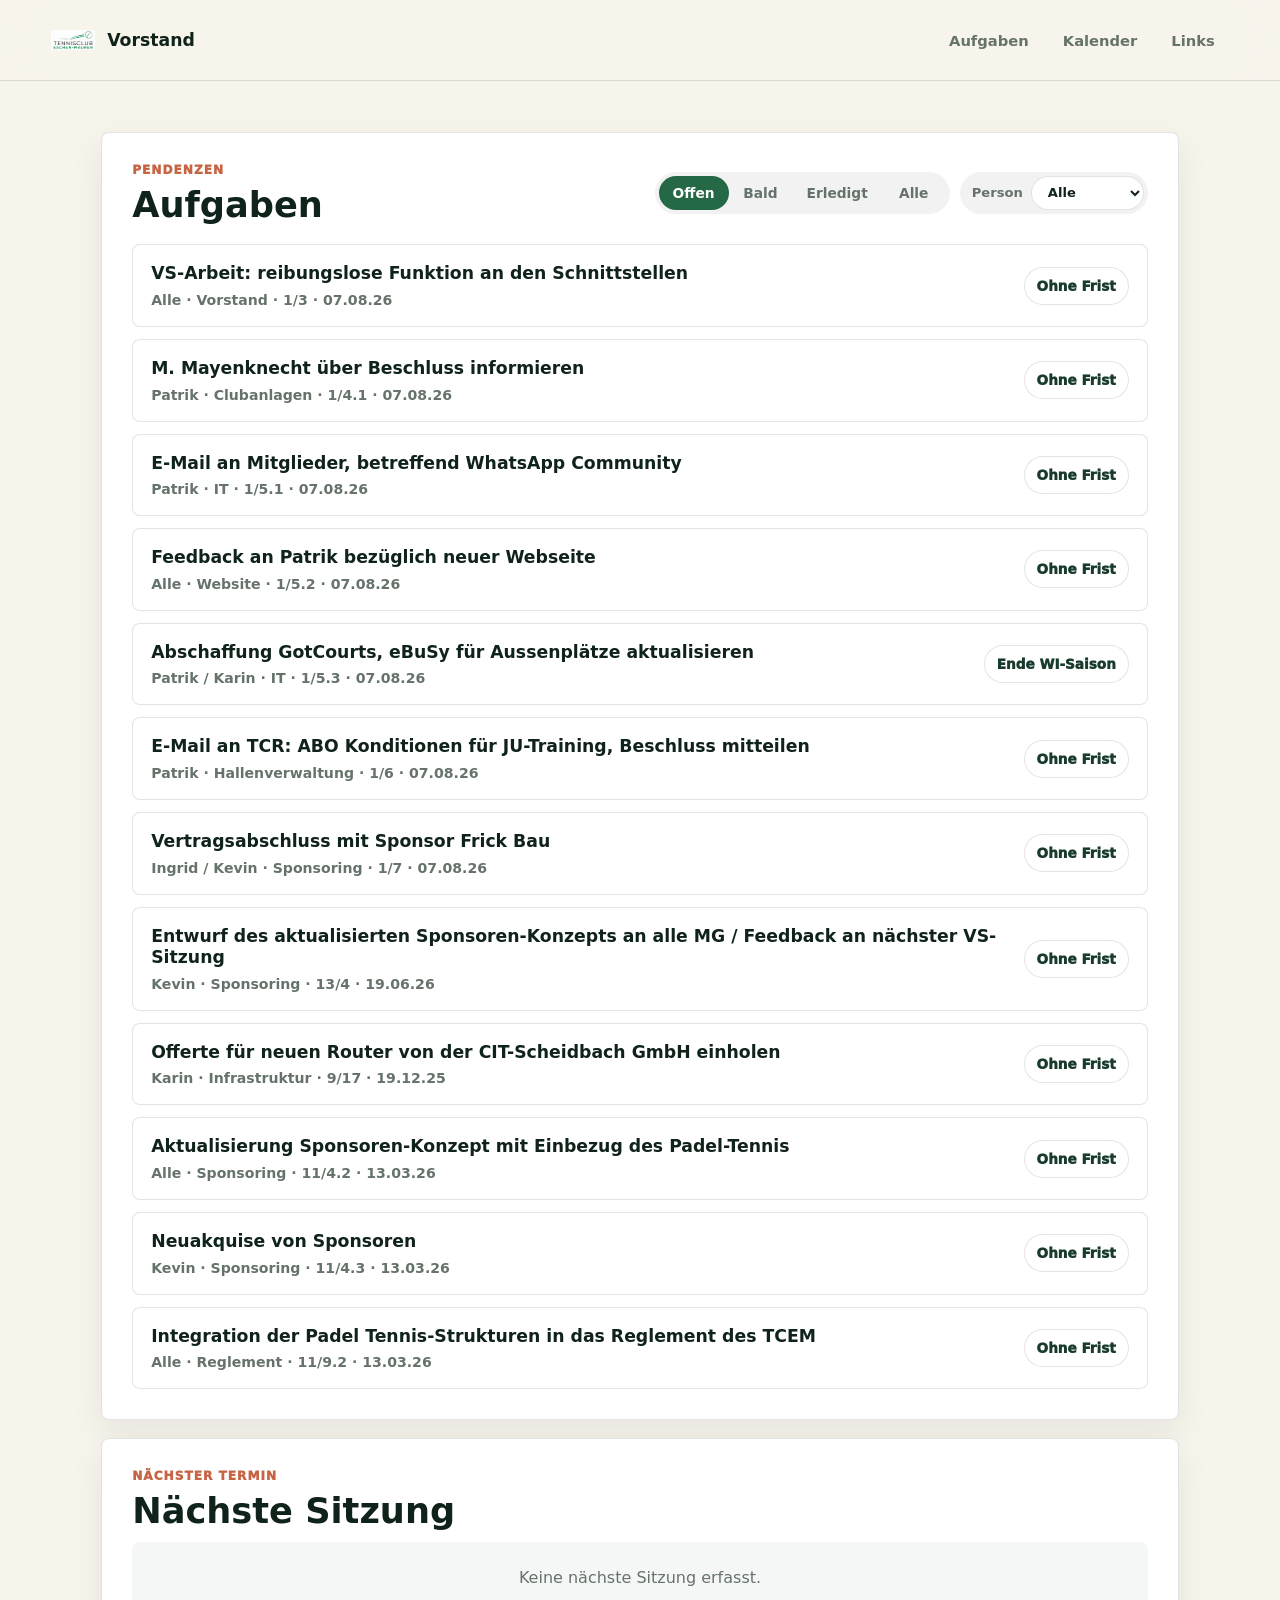
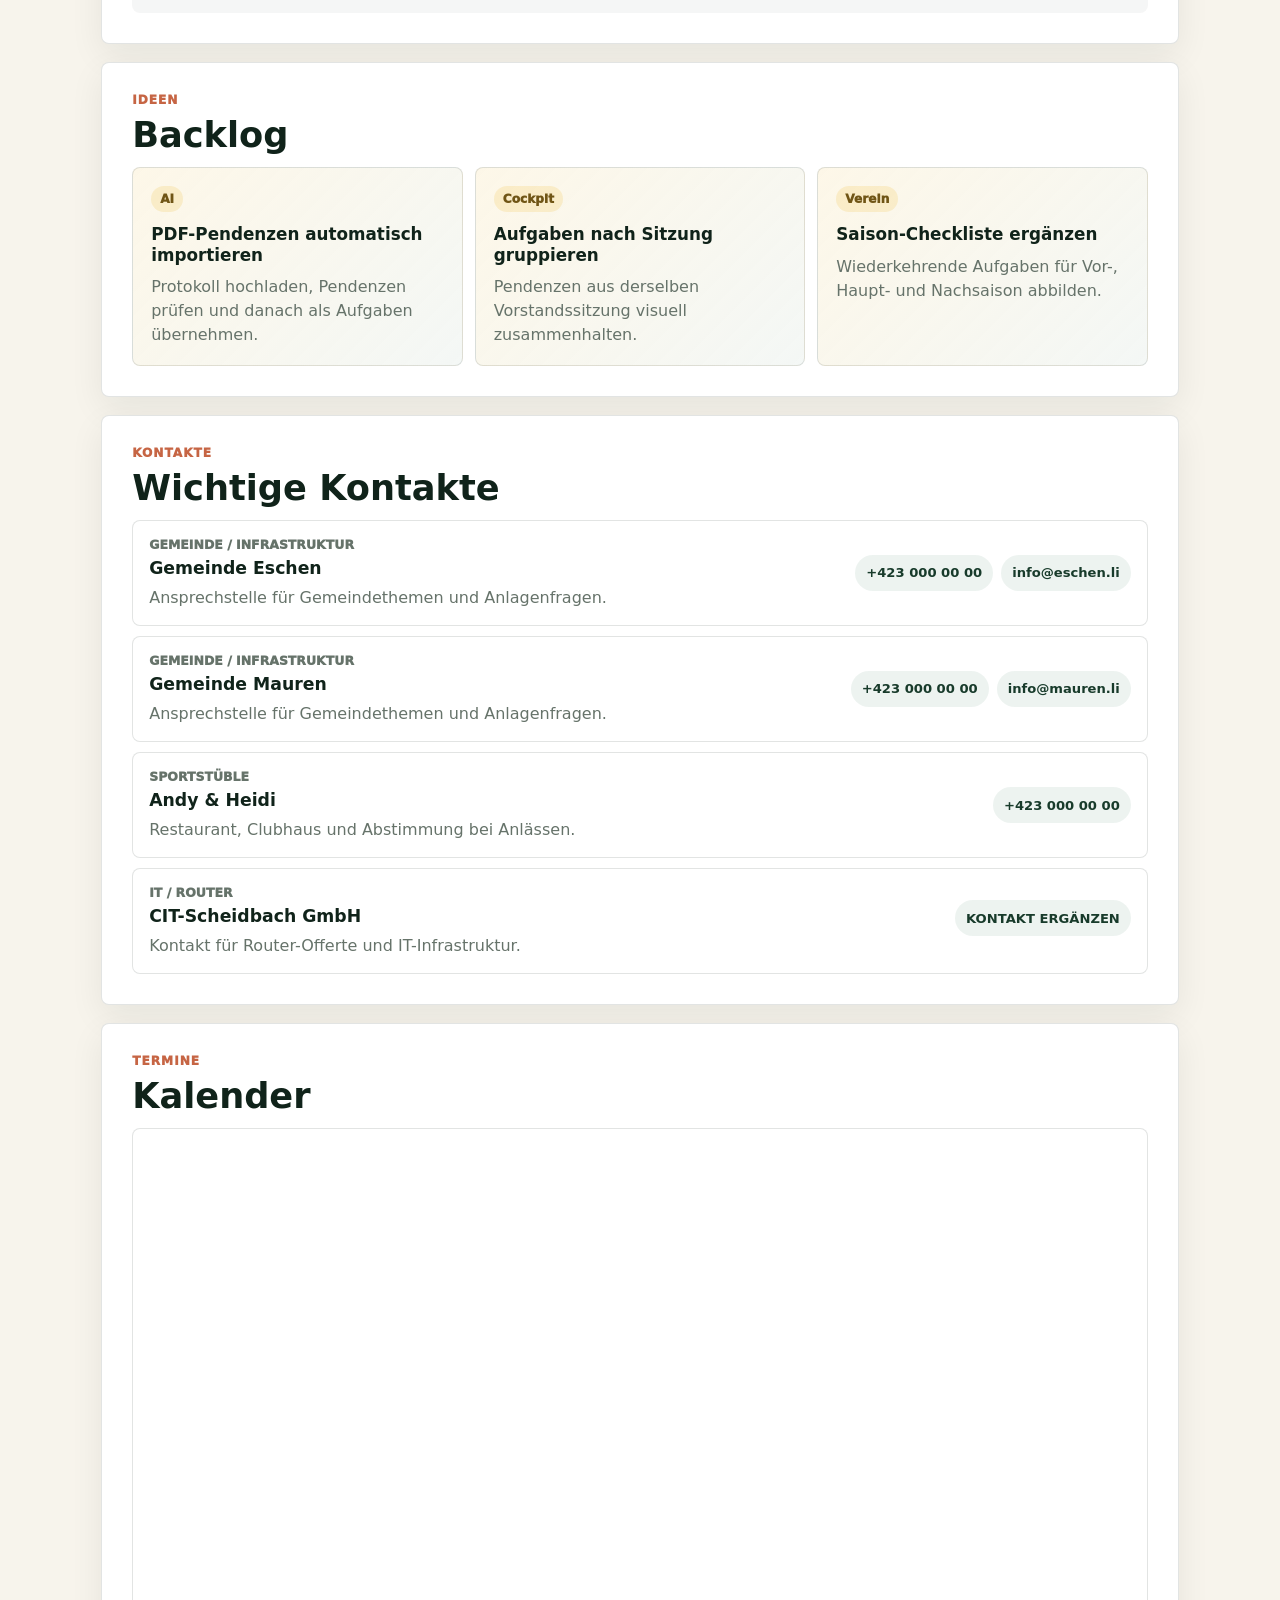
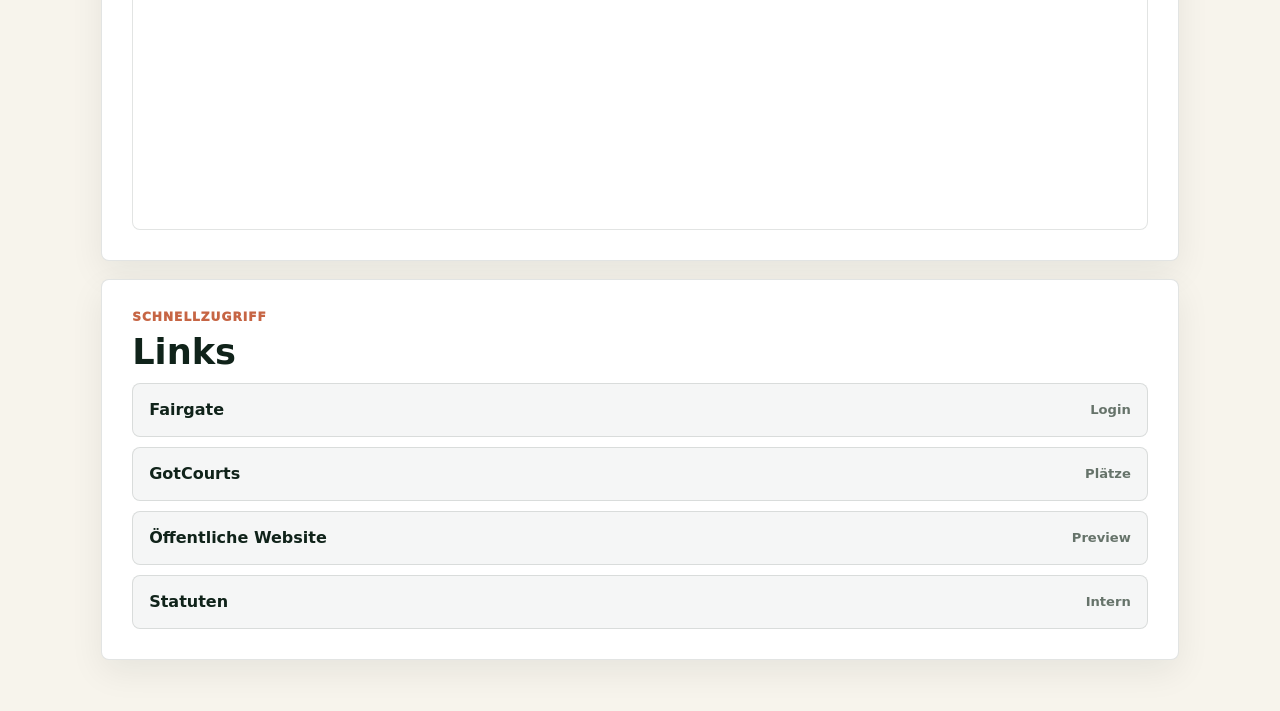
<file: vorstand-cockpit/index.html>
<!doctype html>
<html lang="de">
<head>
  <meta charset="utf-8" />
  <meta name="viewport" content="width=device-width, initial-scale=1" />
  <title>TCEM Vorstand Cockpit</title>
  <link rel="stylesheet" href="styles.css" />
</head>
<body>
  <header class="app-header">
    <a class="brand" href="./" aria-label="TC Eschen-Mauren Vorstand Cockpit">
      <img src="../assets/logos/logo.png" alt="" />
      <span>Vorstand</span>
    </a>

    <nav class="top-nav" aria-label="Bereiche">
      <a href="#aufgaben">Aufgaben</a>
      <a href="#kalender">Kalender</a>
      <a href="#links">Links</a>
    </nav>
  </header>

  <main>
    <section class="simple-grid">
      <section class="panel tasks-panel" id="aufgaben">
        <div class="section-head">
          <div>
            <p class="eyebrow">Pendenzen</p>
            <h2>Aufgaben</h2>
          </div>
          <div class="task-filter-bar">
            <div class="segmented" role="group" aria-label="Aufgaben filtern">
              <button class="is-active" type="button" data-task-filter="open">Offen</button>
              <button type="button" data-task-filter="soon">Bald</button>
              <button type="button" data-task-filter="done">Erledigt</button>
              <button type="button" data-task-filter="all">Alle</button>
            </div>
            <label class="person-filter">
              <span>Person</span>
              <select id="personFilter"></select>
            </label>
          </div>
        </div>

        <div class="task-list" id="taskList"></div>
      </section>

      <aside class="side-stack">
        <section class="panel meeting-panel" id="sitzung">
          <div class="section-head compact">
            <div>
              <p class="eyebrow">Nächster Termin</p>
              <h2>Nächste Sitzung</h2>
            </div>
          </div>
          <div id="nextMeeting"></div>
        </section>

        <section class="panel" id="backlog">
          <div class="section-head compact">
            <div>
              <p class="eyebrow">Ideen</p>
              <h2>Backlog</h2>
            </div>
          </div>
          <div class="backlog-list" id="backlogList"></div>
        </section>

        <section class="panel" id="kontakte">
          <div class="section-head compact">
            <div>
              <p class="eyebrow">Kontakte</p>
              <h2>Wichtige Kontakte</h2>
            </div>
          </div>
          <div class="contact-list" id="contactList"></div>
        </section>

        <section class="panel" id="kalender">
          <div class="section-head compact">
            <div>
              <p class="eyebrow">Termine</p>
              <h2>Kalender</h2>
            </div>
          </div>
          <div class="calendar-frame">
            <iframe
              title="TCEM Vorstand Google Kalender"
              src="https://calendar.google.com/calendar/embed?src=c22653c59c0bd42728f1bdbb8efe66f6aae160f862320ddddf74a7fe6f95984a%40group.calendar.google.com&ctz=Europe%2FZurich"
              frameborder="0"
              scrolling="no"></iframe>
          </div>
        </section>

        <section class="panel" id="links">
          <div class="section-head compact">
            <div>
              <p class="eyebrow">Schnellzugriff</p>
              <h2>Links</h2>
            </div>
          </div>
          <div class="link-list" id="documentList"></div>
        </section>
      </aside>
    </section>
  </main>

  <script src="js/data.js"></script>
  <script src="js/app.js"></script>
</body>
</html>
</file>
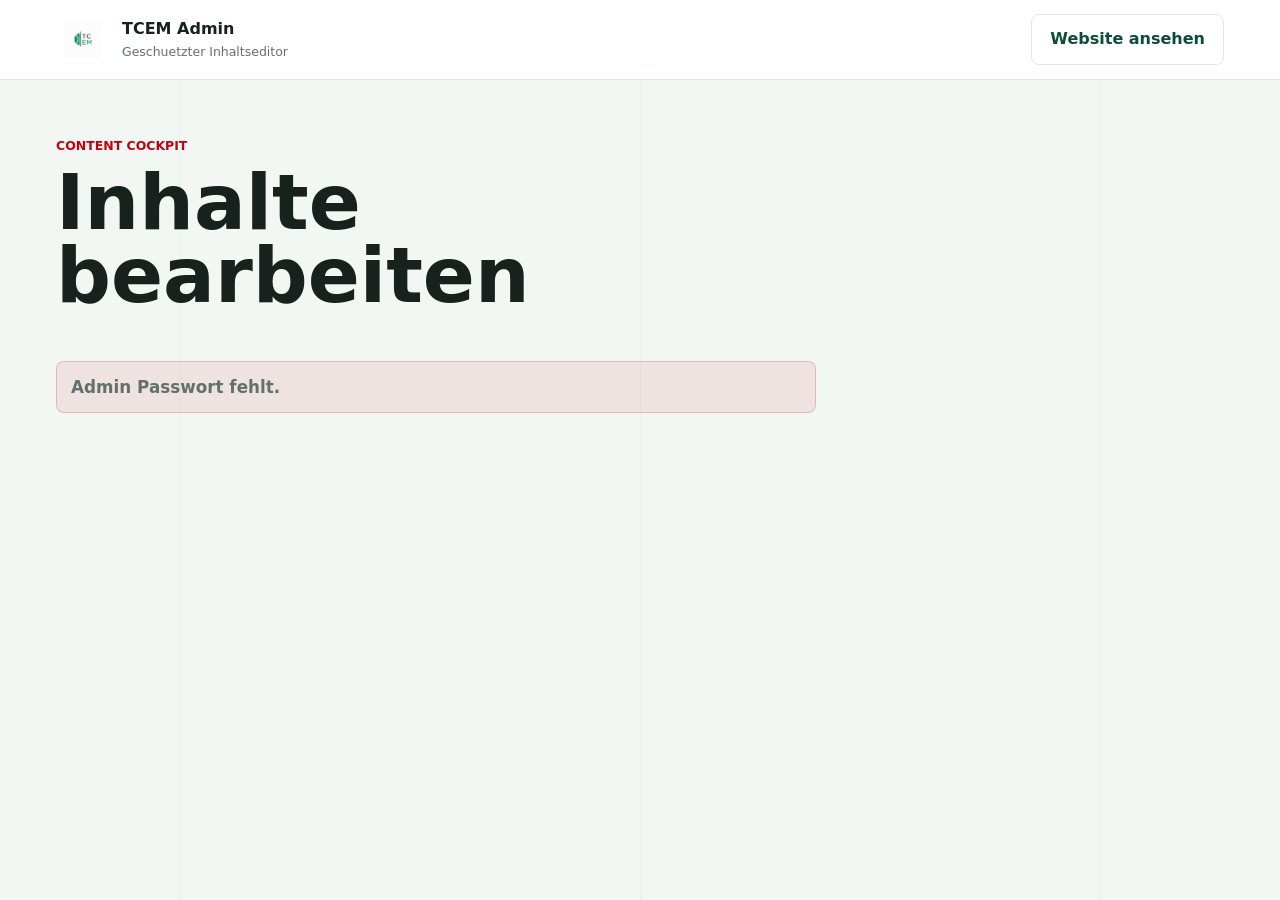
<file: admin.html>
<!DOCTYPE html>
<html lang="de">
<head>
  <meta charset="UTF-8" />
  <meta name="viewport" content="width=device-width, initial-scale=1.0" />
  <meta name="description" content="Lokaler Inhaltseditor fuer die TC Eschen-Mauren Website." />
  <title>Admin Vorschau | TC Eschen-Mauren</title>
  <link rel="stylesheet" href="styles.css?v=20260816-45" />
  <link rel="stylesheet" href="admin.css?v=20260721-1" />
  <link rel="icon" type="image/png" href="assets/logos/alternate_logo.png" />
</head>
<body class="admin-page is-admin-locked">
  <header class="admin-header">
    <a class="admin-brand" href="index.html" aria-label="Zur Website">
      <img src="assets/logos/alternate_logo.png" alt="TC Eschen-Mauren" />
      <span>
        <strong>TCEM Admin</strong>
        <small>Geschuetzter Inhaltseditor</small>
      </span>
    </a>
    <a class="button secondary" href="index.html">Website ansehen</a>
  </header>

  <main class="admin-shell">
    <section class="admin-intro">
      <div>
        <p class="eyebrow">Content Cockpit</p>
        <h1>Inhalte bearbeiten</h1>
      </div>
      <div class="admin-status-grid" aria-label="Status">
        <article>
          <span>News</span>
          <strong data-admin-news-count>0</strong>
        </article>
        <article>
          <span>Termine</span>
          <strong data-admin-event-count>0</strong>
        </article>
        <article>
          <span>Naechster Termin</span>
          <strong data-admin-next-event>-</strong>
        </article>
      </div>
      <p class="admin-save-status" data-admin-save-status aria-live="polite"></p>
    </section>

    <section class="admin-workspace">
      <aside class="admin-tabs" aria-label="Admin Bereiche" data-admin-tabs></aside>
      <div data-admin-panels></div>
    </section>
  </main>

  <script src="js/news-data.js?v=20260712-1" defer></script>
  <script src="js/events-data.js?v=20260712-1" defer></script>
  <script src="js/sponsors-data.js?v=20260712-1" defer></script>
  <script src="js/membership-data.js?v=20260712-1" defer></script>
  <script src="js/matches-data.js?v=20260712-1" defer></script>
  <script src="js/vorstand-data.js?v=20260712-1" defer></script>
  <script src="js/admin.js?v=20260905-1" defer></script>
</body>
</html>
</file>
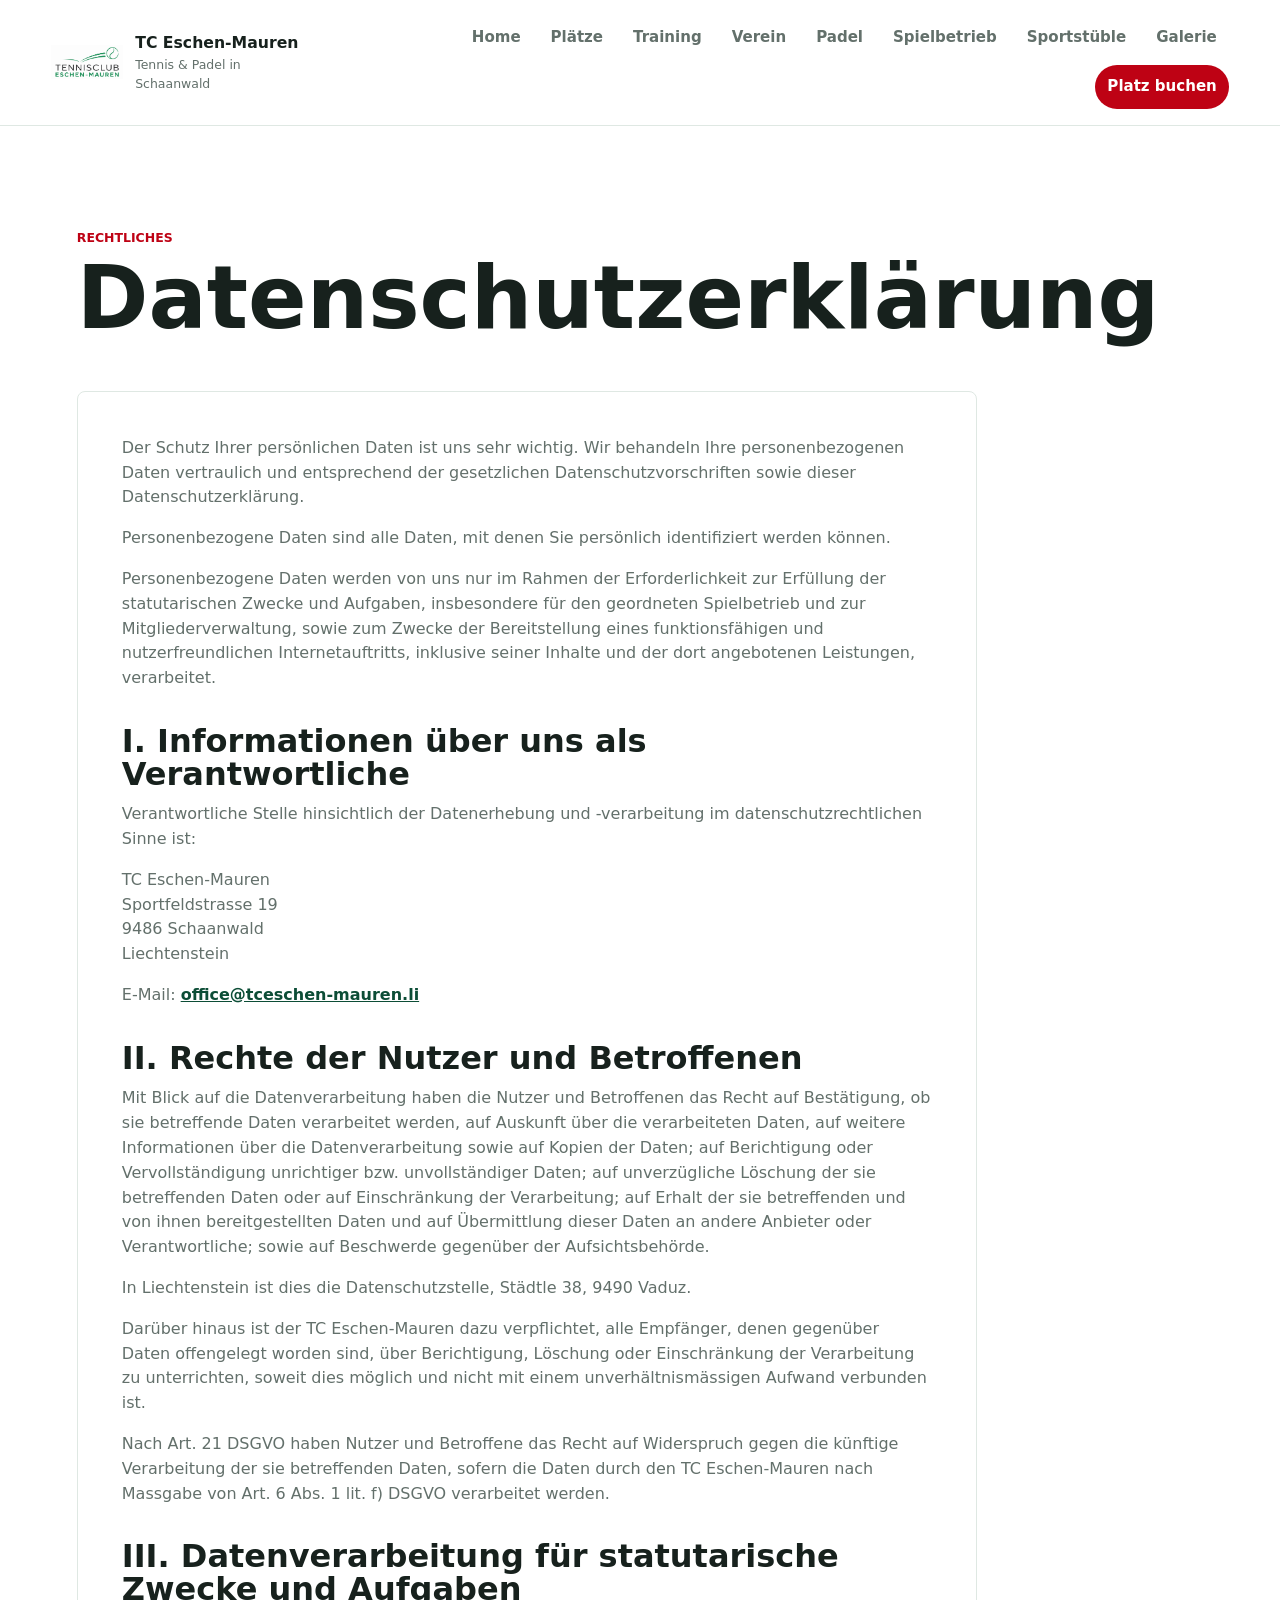
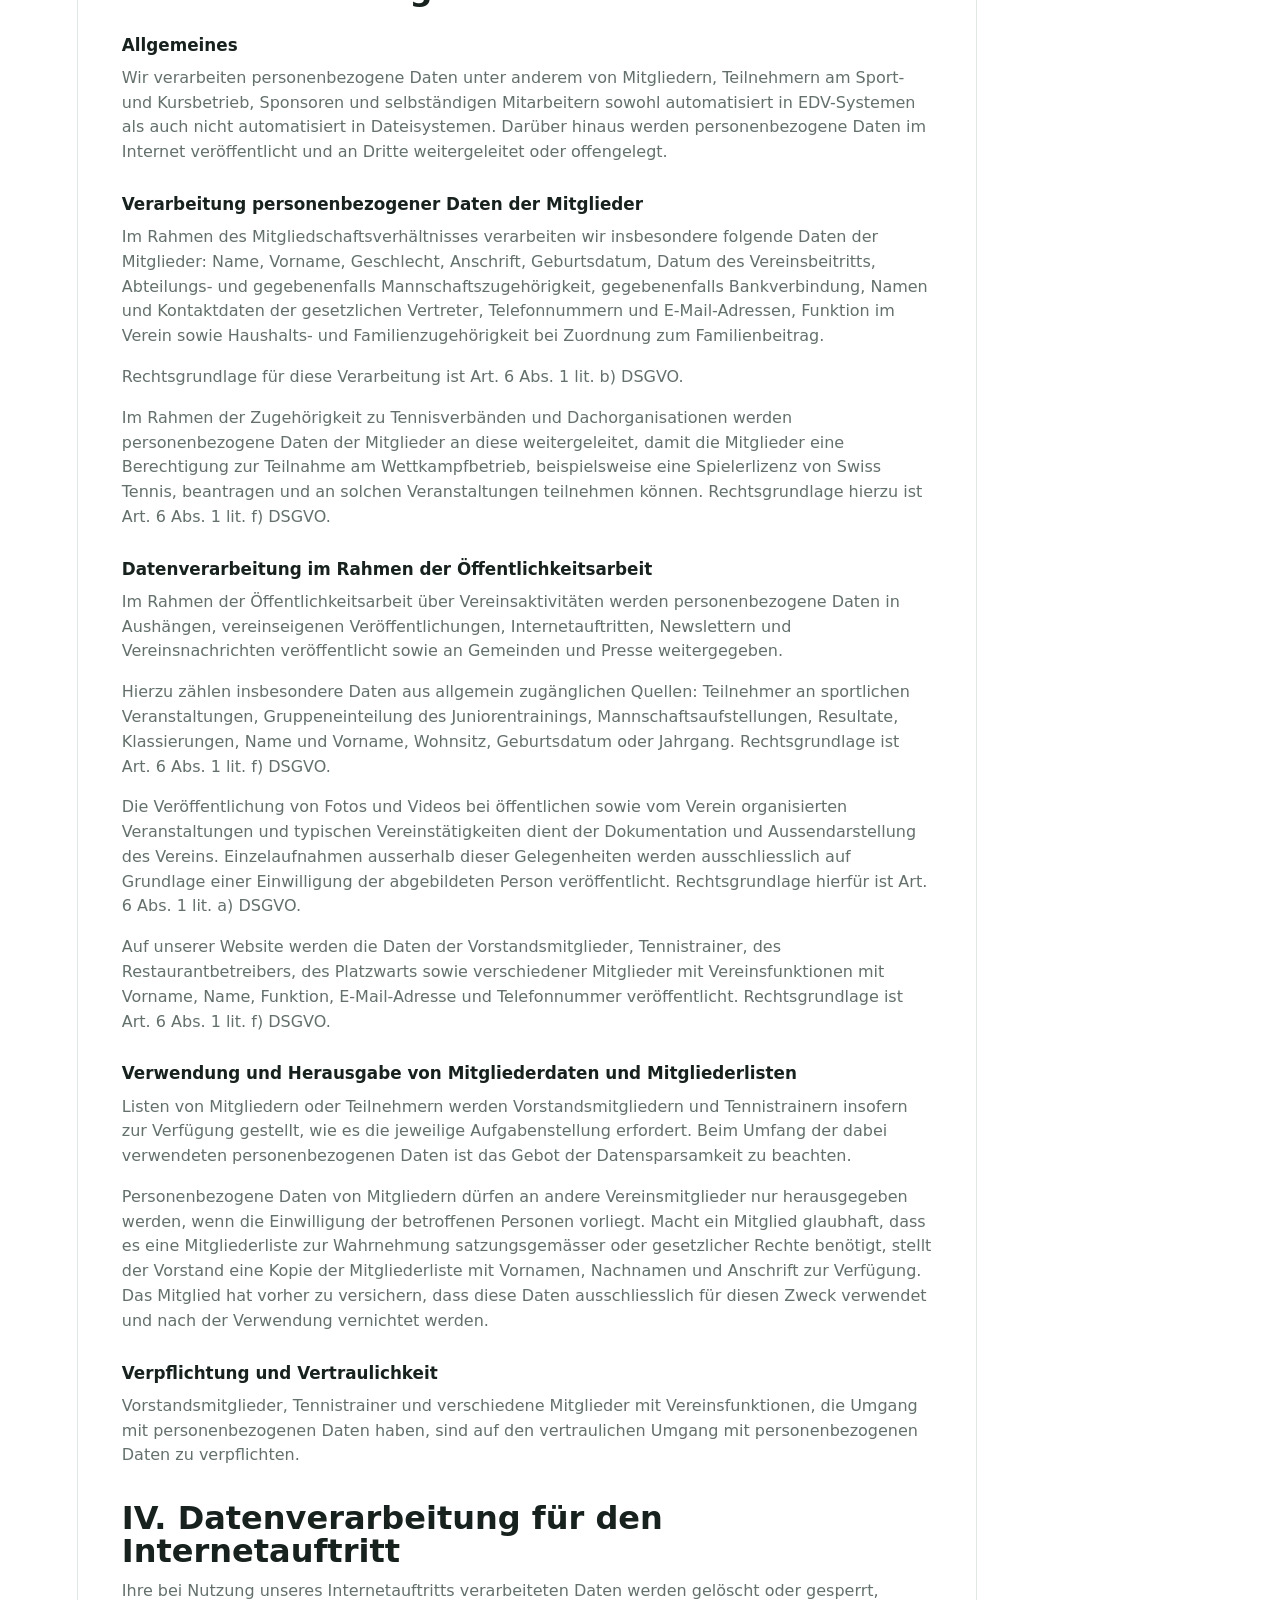
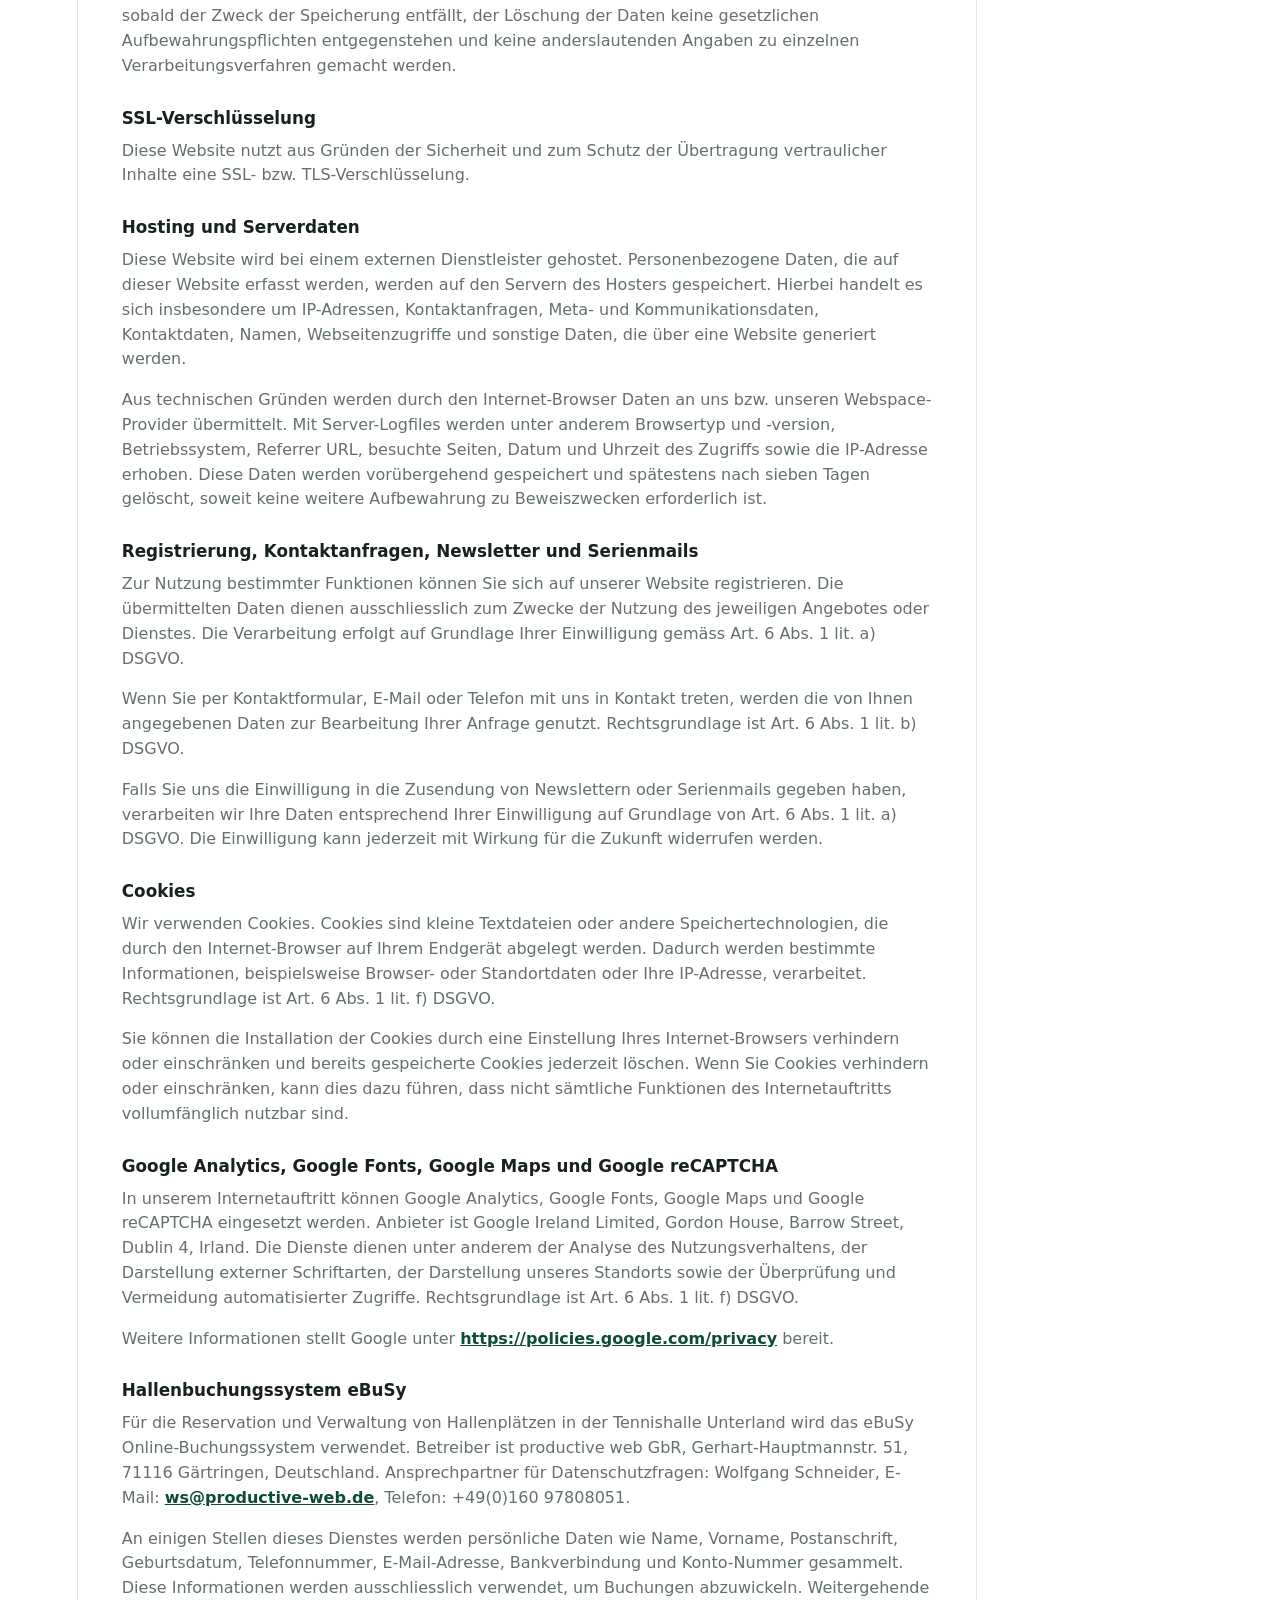
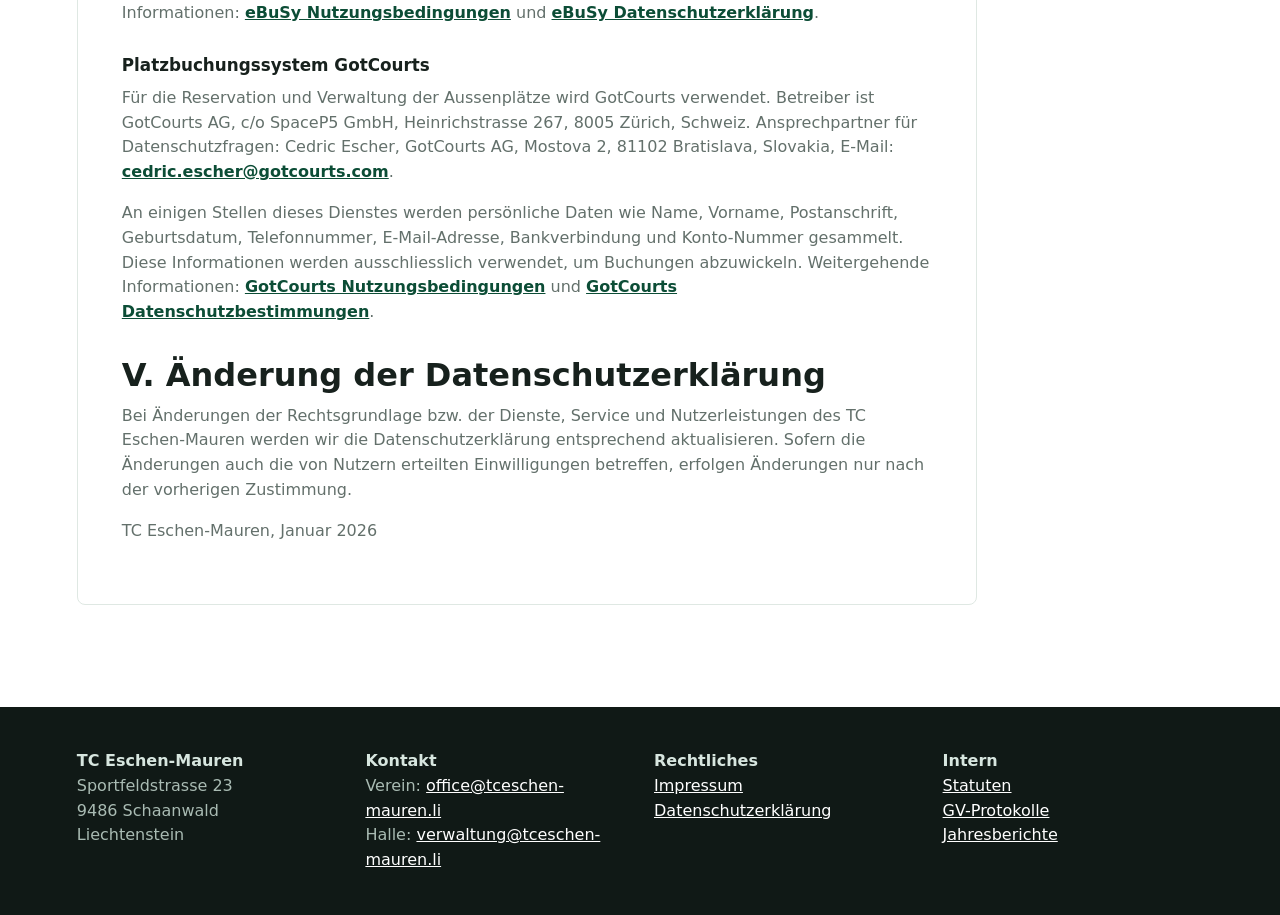
<file: datenschutzerklaerung.html>
<!DOCTYPE html>
<html lang="de">
<head>
  <meta charset="UTF-8" />
  <meta name="viewport" content="width=device-width, initial-scale=1.0" />
  <meta name="description" content="Datenschutzerklärung des TC Eschen-Mauren." />
  <title>Datenschutzerklärung | TC Eschen-Mauren</title>
  <link rel="stylesheet" href="styles.css?v=20260816-45" />
  <link rel="icon" type="image/png" href="assets/logos/alternate_logo.png" />
</head>
<body>
  <div data-include="site-header" data-active=""></div>

  <main class="legal-page">
    <section class="section">
      <div class="section-heading">
        <p class="eyebrow">Rechtliches</p>
        <h1>Datenschutzerklärung</h1>
      </div>

      <div class="legal-content">
        <p>Der Schutz Ihrer persönlichen Daten ist uns sehr wichtig. Wir behandeln Ihre personenbezogenen Daten vertraulich und entsprechend der gesetzlichen Datenschutzvorschriften sowie dieser Datenschutzerklärung.</p>
        <p>Personenbezogene Daten sind alle Daten, mit denen Sie persönlich identifiziert werden können.</p>
        <p>Personenbezogene Daten werden von uns nur im Rahmen der Erforderlichkeit zur Erfüllung der statutarischen Zwecke und Aufgaben, insbesondere für den geordneten Spielbetrieb und zur Mitgliederverwaltung, sowie zum Zwecke der Bereitstellung eines funktionsfähigen und nutzerfreundlichen Internetauftritts, inklusive seiner Inhalte und der dort angebotenen Leistungen, verarbeitet.</p>

        <h2>I. Informationen über uns als Verantwortliche</h2>
        <p>Verantwortliche Stelle hinsichtlich der Datenerhebung und -verarbeitung im datenschutzrechtlichen Sinne ist:</p>
        <p>TC Eschen-Mauren<br />Sportfeldstrasse 19<br />9486 Schaanwald<br />Liechtenstein</p>
        <p>E-Mail: <a href="mailto:office@tceschen-mauren.li">office@tceschen-mauren.li</a></p>

        <h2>II. Rechte der Nutzer und Betroffenen</h2>
        <p>Mit Blick auf die Datenverarbeitung haben die Nutzer und Betroffenen das Recht auf Bestätigung, ob sie betreffende Daten verarbeitet werden, auf Auskunft über die verarbeiteten Daten, auf weitere Informationen über die Datenverarbeitung sowie auf Kopien der Daten; auf Berichtigung oder Vervollständigung unrichtiger bzw. unvollständiger Daten; auf unverzügliche Löschung der sie betreffenden Daten oder auf Einschränkung der Verarbeitung; auf Erhalt der sie betreffenden und von ihnen bereitgestellten Daten und auf Übermittlung dieser Daten an andere Anbieter oder Verantwortliche; sowie auf Beschwerde gegenüber der Aufsichtsbehörde.</p>
        <p>In Liechtenstein ist dies die Datenschutzstelle, Städtle 38, 9490 Vaduz.</p>
        <p>Darüber hinaus ist der TC Eschen-Mauren dazu verpflichtet, alle Empfänger, denen gegenüber Daten offengelegt worden sind, über Berichtigung, Löschung oder Einschränkung der Verarbeitung zu unterrichten, soweit dies möglich und nicht mit einem unverhältnismässigen Aufwand verbunden ist.</p>
        <p>Nach Art. 21 DSGVO haben Nutzer und Betroffene das Recht auf Widerspruch gegen die künftige Verarbeitung der sie betreffenden Daten, sofern die Daten durch den TC Eschen-Mauren nach Massgabe von Art. 6 Abs. 1 lit. f) DSGVO verarbeitet werden.</p>

        <h2>III. Datenverarbeitung für statutarische Zwecke und Aufgaben</h2>
        <h3>Allgemeines</h3>
        <p>Wir verarbeiten personenbezogene Daten unter anderem von Mitgliedern, Teilnehmern am Sport- und Kursbetrieb, Sponsoren und selbständigen Mitarbeitern sowohl automatisiert in EDV-Systemen als auch nicht automatisiert in Dateisystemen. Darüber hinaus werden personenbezogene Daten im Internet veröffentlicht und an Dritte weitergeleitet oder offengelegt.</p>

        <h3>Verarbeitung personenbezogener Daten der Mitglieder</h3>
        <p>Im Rahmen des Mitgliedschaftsverhältnisses verarbeiten wir insbesondere folgende Daten der Mitglieder: Name, Vorname, Geschlecht, Anschrift, Geburtsdatum, Datum des Vereinsbeitritts, Abteilungs- und gegebenenfalls Mannschaftszugehörigkeit, gegebenenfalls Bankverbindung, Namen und Kontaktdaten der gesetzlichen Vertreter, Telefonnummern und E-Mail-Adressen, Funktion im Verein sowie Haushalts- und Familienzugehörigkeit bei Zuordnung zum Familienbeitrag.</p>
        <p>Rechtsgrundlage für diese Verarbeitung ist Art. 6 Abs. 1 lit. b) DSGVO.</p>
        <p>Im Rahmen der Zugehörigkeit zu Tennisverbänden und Dachorganisationen werden personenbezogene Daten der Mitglieder an diese weitergeleitet, damit die Mitglieder eine Berechtigung zur Teilnahme am Wettkampfbetrieb, beispielsweise eine Spielerlizenz von Swiss Tennis, beantragen und an solchen Veranstaltungen teilnehmen können. Rechtsgrundlage hierzu ist Art. 6 Abs. 1 lit. f) DSGVO.</p>

        <h3>Datenverarbeitung im Rahmen der Öffentlichkeitsarbeit</h3>
        <p>Im Rahmen der Öffentlichkeitsarbeit über Vereinsaktivitäten werden personenbezogene Daten in Aushängen, vereinseigenen Veröffentlichungen, Internetauftritten, Newslettern und Vereinsnachrichten veröffentlicht sowie an Gemeinden und Presse weitergegeben.</p>
        <p>Hierzu zählen insbesondere Daten aus allgemein zugänglichen Quellen: Teilnehmer an sportlichen Veranstaltungen, Gruppeneinteilung des Juniorentrainings, Mannschaftsaufstellungen, Resultate, Klassierungen, Name und Vorname, Wohnsitz, Geburtsdatum oder Jahrgang. Rechtsgrundlage ist Art. 6 Abs. 1 lit. f) DSGVO.</p>
        <p>Die Veröffentlichung von Fotos und Videos bei öffentlichen sowie vom Verein organisierten Veranstaltungen und typischen Vereinstätigkeiten dient der Dokumentation und Aussendarstellung des Vereins. Einzelaufnahmen ausserhalb dieser Gelegenheiten werden ausschliesslich auf Grundlage einer Einwilligung der abgebildeten Person veröffentlicht. Rechtsgrundlage hierfür ist Art. 6 Abs. 1 lit. a) DSGVO.</p>
        <p>Auf unserer Website werden die Daten der Vorstandsmitglieder, Tennistrainer, des Restaurantbetreibers, des Platzwarts sowie verschiedener Mitglieder mit Vereinsfunktionen mit Vorname, Name, Funktion, E-Mail-Adresse und Telefonnummer veröffentlicht. Rechtsgrundlage ist Art. 6 Abs. 1 lit. f) DSGVO.</p>

        <h3>Verwendung und Herausgabe von Mitgliederdaten und Mitgliederlisten</h3>
        <p>Listen von Mitgliedern oder Teilnehmern werden Vorstandsmitgliedern und Tennistrainern insofern zur Verfügung gestellt, wie es die jeweilige Aufgabenstellung erfordert. Beim Umfang der dabei verwendeten personenbezogenen Daten ist das Gebot der Datensparsamkeit zu beachten.</p>
        <p>Personenbezogene Daten von Mitgliedern dürfen an andere Vereinsmitglieder nur herausgegeben werden, wenn die Einwilligung der betroffenen Personen vorliegt. Macht ein Mitglied glaubhaft, dass es eine Mitgliederliste zur Wahrnehmung satzungsgemässer oder gesetzlicher Rechte benötigt, stellt der Vorstand eine Kopie der Mitgliederliste mit Vornamen, Nachnamen und Anschrift zur Verfügung. Das Mitglied hat vorher zu versichern, dass diese Daten ausschliesslich für diesen Zweck verwendet und nach der Verwendung vernichtet werden.</p>

        <h3>Verpflichtung und Vertraulichkeit</h3>
        <p>Vorstandsmitglieder, Tennistrainer und verschiedene Mitglieder mit Vereinsfunktionen, die Umgang mit personenbezogenen Daten haben, sind auf den vertraulichen Umgang mit personenbezogenen Daten zu verpflichten.</p>

        <h2>IV. Datenverarbeitung für den Internetauftritt</h2>
        <p>Ihre bei Nutzung unseres Internetauftritts verarbeiteten Daten werden gelöscht oder gesperrt, sobald der Zweck der Speicherung entfällt, der Löschung der Daten keine gesetzlichen Aufbewahrungspflichten entgegenstehen und keine anderslautenden Angaben zu einzelnen Verarbeitungsverfahren gemacht werden.</p>

        <h3>SSL-Verschlüsselung</h3>
        <p>Diese Website nutzt aus Gründen der Sicherheit und zum Schutz der Übertragung vertraulicher Inhalte eine SSL- bzw. TLS-Verschlüsselung.</p>

        <h3>Hosting und Serverdaten</h3>
        <p>Diese Website wird bei einem externen Dienstleister gehostet. Personenbezogene Daten, die auf dieser Website erfasst werden, werden auf den Servern des Hosters gespeichert. Hierbei handelt es sich insbesondere um IP-Adressen, Kontaktanfragen, Meta- und Kommunikationsdaten, Kontaktdaten, Namen, Webseitenzugriffe und sonstige Daten, die über eine Website generiert werden.</p>
        <p>Aus technischen Gründen werden durch den Internet-Browser Daten an uns bzw. unseren Webspace-Provider übermittelt. Mit Server-Logfiles werden unter anderem Browsertyp und -version, Betriebssystem, Referrer URL, besuchte Seiten, Datum und Uhrzeit des Zugriffs sowie die IP-Adresse erhoben. Diese Daten werden vorübergehend gespeichert und spätestens nach sieben Tagen gelöscht, soweit keine weitere Aufbewahrung zu Beweiszwecken erforderlich ist.</p>

        <h3>Registrierung, Kontaktanfragen, Newsletter und Serienmails</h3>
        <p>Zur Nutzung bestimmter Funktionen können Sie sich auf unserer Website registrieren. Die übermittelten Daten dienen ausschliesslich zum Zwecke der Nutzung des jeweiligen Angebotes oder Dienstes. Die Verarbeitung erfolgt auf Grundlage Ihrer Einwilligung gemäss Art. 6 Abs. 1 lit. a) DSGVO.</p>
        <p>Wenn Sie per Kontaktformular, E-Mail oder Telefon mit uns in Kontakt treten, werden die von Ihnen angegebenen Daten zur Bearbeitung Ihrer Anfrage genutzt. Rechtsgrundlage ist Art. 6 Abs. 1 lit. b) DSGVO.</p>
        <p>Falls Sie uns die Einwilligung in die Zusendung von Newslettern oder Serienmails gegeben haben, verarbeiten wir Ihre Daten entsprechend Ihrer Einwilligung auf Grundlage von Art. 6 Abs. 1 lit. a) DSGVO. Die Einwilligung kann jederzeit mit Wirkung für die Zukunft widerrufen werden.</p>

        <h3>Cookies</h3>
        <p>Wir verwenden Cookies. Cookies sind kleine Textdateien oder andere Speichertechnologien, die durch den Internet-Browser auf Ihrem Endgerät abgelegt werden. Dadurch werden bestimmte Informationen, beispielsweise Browser- oder Standortdaten oder Ihre IP-Adresse, verarbeitet. Rechtsgrundlage ist Art. 6 Abs. 1 lit. f) DSGVO.</p>
        <p>Sie können die Installation der Cookies durch eine Einstellung Ihres Internet-Browsers verhindern oder einschränken und bereits gespeicherte Cookies jederzeit löschen. Wenn Sie Cookies verhindern oder einschränken, kann dies dazu führen, dass nicht sämtliche Funktionen des Internetauftritts vollumfänglich nutzbar sind.</p>

        <h3>Google Analytics, Google Fonts, Google Maps und Google reCAPTCHA</h3>
        <p>In unserem Internetauftritt können Google Analytics, Google Fonts, Google Maps und Google reCAPTCHA eingesetzt werden. Anbieter ist Google Ireland Limited, Gordon House, Barrow Street, Dublin 4, Irland. Die Dienste dienen unter anderem der Analyse des Nutzungsverhaltens, der Darstellung externer Schriftarten, der Darstellung unseres Standorts sowie der Überprüfung und Vermeidung automatisierter Zugriffe. Rechtsgrundlage ist Art. 6 Abs. 1 lit. f) DSGVO.</p>
        <p>Weitere Informationen stellt Google unter <a href="https://policies.google.com/privacy">https://policies.google.com/privacy</a> bereit.</p>

        <h3>Hallenbuchungssystem eBuSy</h3>
        <p>Für die Reservation und Verwaltung von Hallenplätzen in der Tennishalle Unterland wird das eBuSy Online-Buchungssystem verwendet. Betreiber ist productive web GbR, Gerhart-Hauptmannstr. 51, 71116 Gärtringen, Deutschland. Ansprechpartner für Datenschutzfragen: Wolfgang Schneider, E-Mail: <a href="mailto:ws@productive-web.de">ws@productive-web.de</a>, Telefon: +49(0)160 97808051.</p>
        <p>An einigen Stellen dieses Dienstes werden persönliche Daten wie Name, Vorname, Postanschrift, Geburtsdatum, Telefonnummer, E-Mail-Adresse, Bankverbindung und Konto-Nummer gesammelt. Diese Informationen werden ausschliesslich verwendet, um Buchungen abzuwickeln. Weitergehende Informationen: <a href="https://tc-eschen-mauren.ebusy.de/frontend/termsOfUse/termsOfUse.html">eBuSy Nutzungsbedingungen</a> und <a href="https://www.ebusy.de/sonstiges/datenschutzerklaerung/">eBuSy Datenschutzerklärung</a>.</p>

        <h3>Platzbuchungssystem GotCourts</h3>
        <p>Für die Reservation und Verwaltung der Aussenplätze wird GotCourts verwendet. Betreiber ist GotCourts AG, c/o SpaceP5 GmbH, Heinrichstrasse 267, 8005 Zürich, Schweiz. Ansprechpartner für Datenschutzfragen: Cedric Escher, GotCourts AG, Mostova 2, 81102 Bratislava, Slovakia, E-Mail: <a href="mailto:cedric.escher@gotcourts.com">cedric.escher@gotcourts.com</a>.</p>
        <p>An einigen Stellen dieses Dienstes werden persönliche Daten wie Name, Vorname, Postanschrift, Geburtsdatum, Telefonnummer, E-Mail-Adresse, Bankverbindung und Konto-Nummer gesammelt. Diese Informationen werden ausschliesslich verwendet, um Buchungen abzuwickeln. Weitergehende Informationen: <a href="https://www.gotcourts.com/de_EU/allgemeine-geschaeftsbedingungen-agb-fuer-die-nutzung-der-internet-plattform-www.gotcourts.com">GotCourts Nutzungsbedingungen</a> und <a href="https://www.gotcourts.com/de_EU/datenschutzbestimmungen-dsp-zur-nutzung-der-internetplattform-auf-www.gotcourts.com">GotCourts Datenschutzbestimmungen</a>.</p>

        <h2>V. Änderung der Datenschutzerklärung</h2>
        <p>Bei Änderungen der Rechtsgrundlage bzw. der Dienste, Service und Nutzerleistungen des TC Eschen-Mauren werden wir die Datenschutzerklärung entsprechend aktualisieren. Sofern die Änderungen auch die von Nutzern erteilten Einwilligungen betreffen, erfolgen Änderungen nur nach der vorherigen Zustimmung.</p>
        <p>TC Eschen-Mauren, Januar 2026</p>
      </div>
    </section>
  </main>

  <div data-include="site-footer"></div>

  <script src="js/includes.js?v=20260729-1" defer></script>
  <script src="js/script.js?v=20260816-45" defer></script>
</body>
</html>
</file>
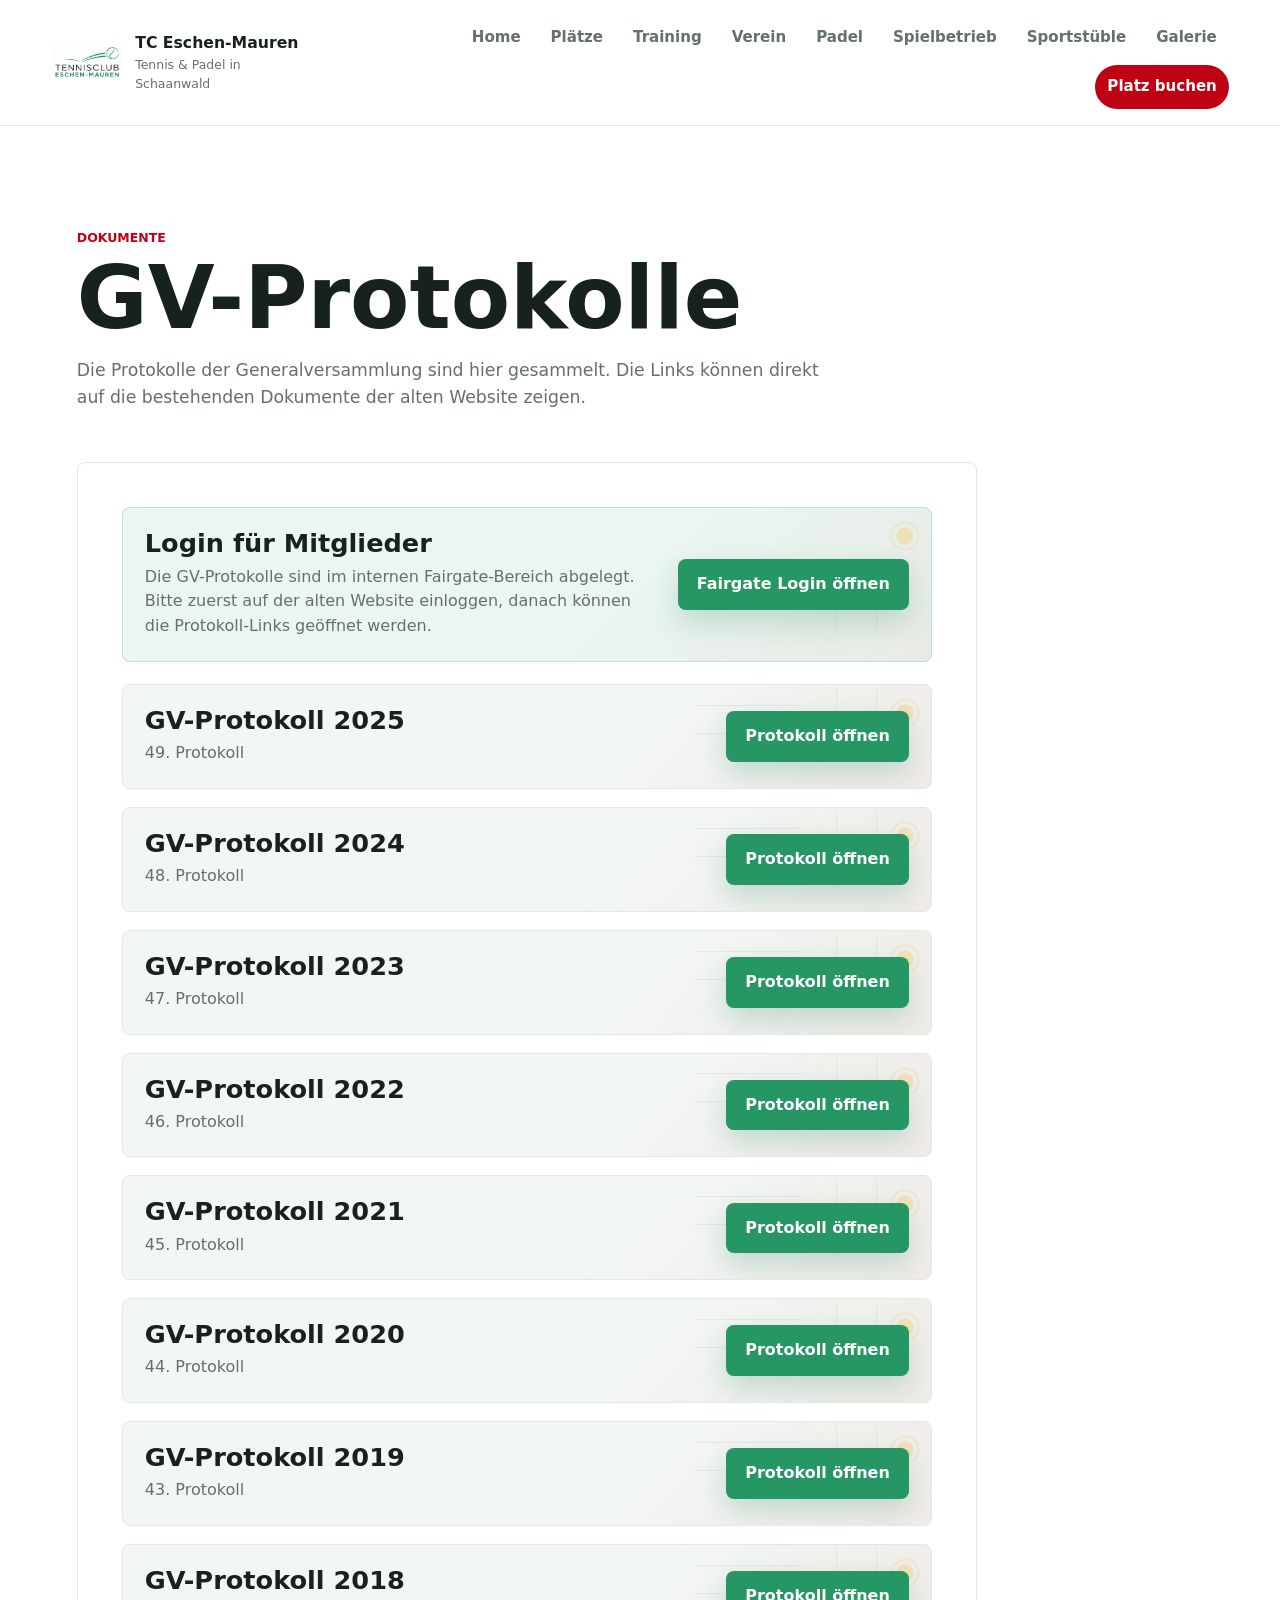
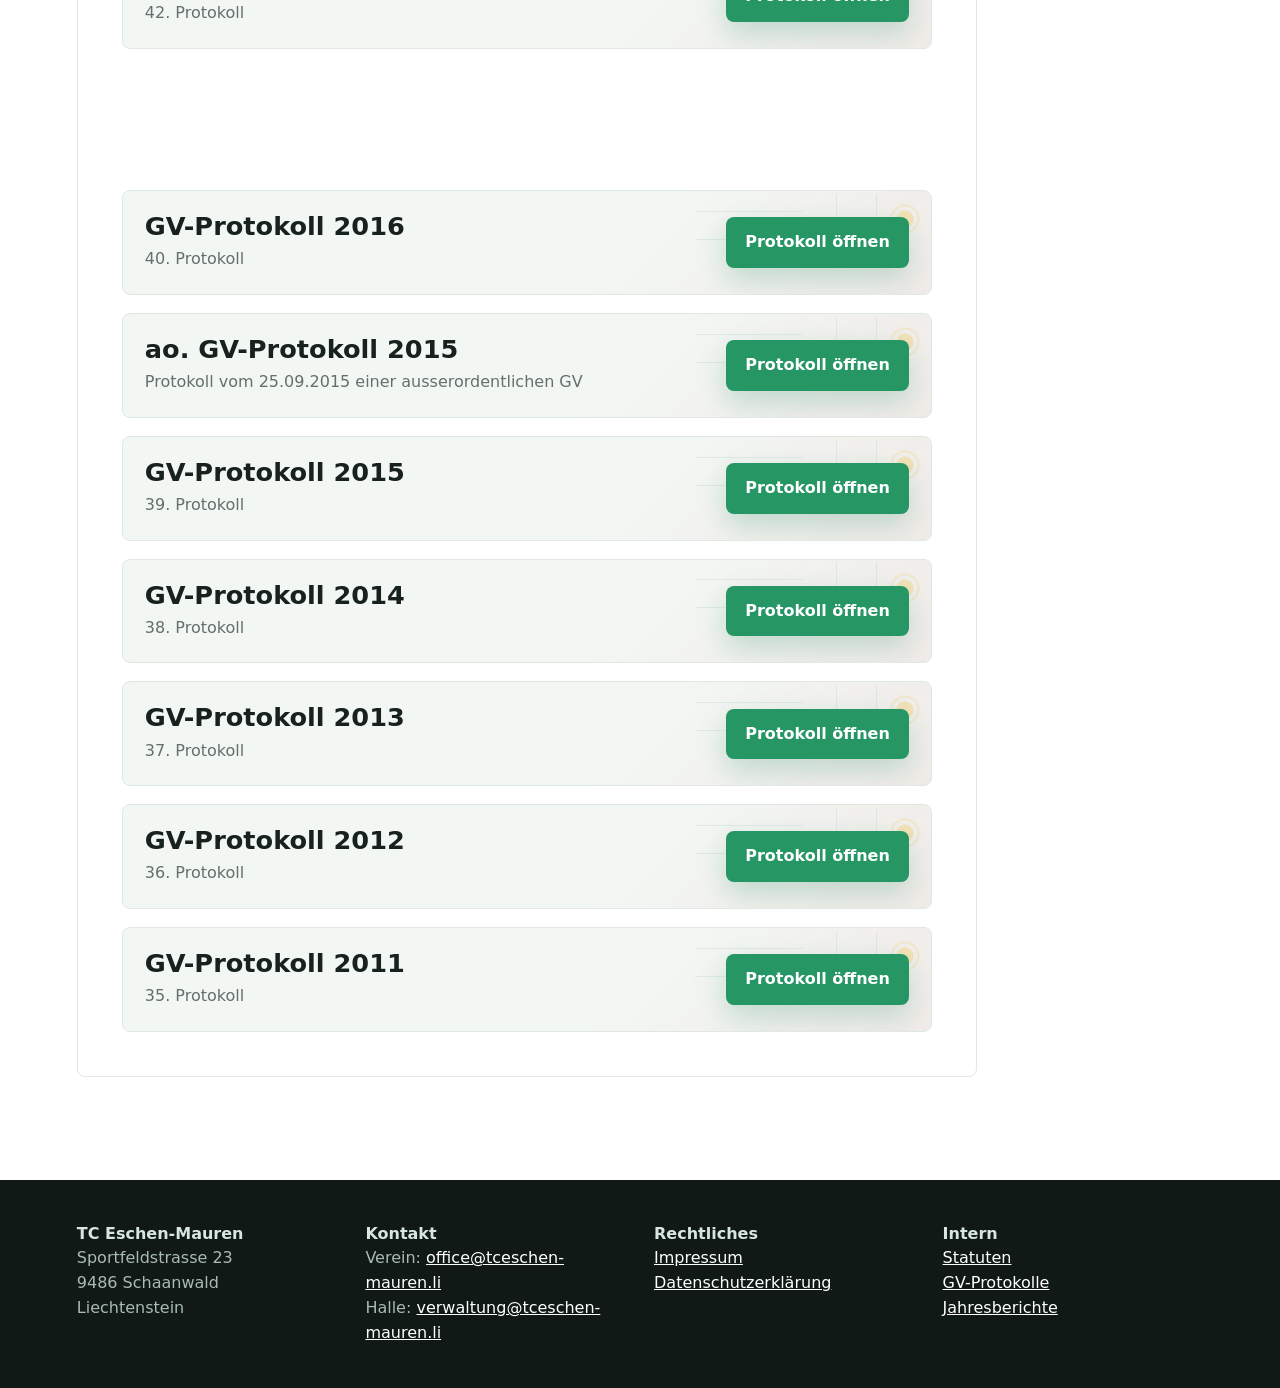
<file: gv-protokolle.html>
<!DOCTYPE html>
<html lang="de">
<head>
  <meta charset="UTF-8" />
  <meta name="viewport" content="width=device-width, initial-scale=1.0" />
  <meta name="description" content="GV-Protokolle des TC Eschen-Mauren." />
  <title>GV-Protokolle | TC Eschen-Mauren</title>
  <link rel="stylesheet" href="styles.css?v=20260816-45" />
  <link rel="icon" type="image/png" href="assets/logos/alternate_logo.png" />
</head>
<body>
  <div data-include="site-header" data-active=""></div>

  <main class="legal-page">
    <section class="section">
      <div class="section-heading">
        <p class="eyebrow">Dokumente</p>
        <h1>GV-Protokolle</h1>
        <p class="section-intro">Die Protokolle der Generalversammlung sind hier gesammelt. Die Links können direkt auf die bestehenden Dokumente der alten Website zeigen.</p>
      </div>

      <div class="legal-content">
        <div class="document-login-note">
          <div>
            <h2>Login für Mitglieder</h2>
            <p>Die GV-Protokolle sind im internen Fairgate-Bereich abgelegt. Bitte zuerst auf der alten Website einloggen, danach können die Protokoll-Links geöffnet werden.</p>
          </div>
          <a class="button primary" href="https://tceschen-mauren.li/internal/signin" target="_blank" rel="noopener">Fairgate Login öffnen</a>
        </div>

        <div class="document-actions" data-gv-protocols></div>
      </div>
    </section>
  </main>

  <div data-include="site-footer"></div>

  <script src="js/includes.js?v=20260729-1" defer></script>
  <script src="js/gv-protokolle-data.js?v=20260719-1" defer></script>
  <script src="js/script.js?v=20260816-45" defer></script>
</body>
</html>
</file>
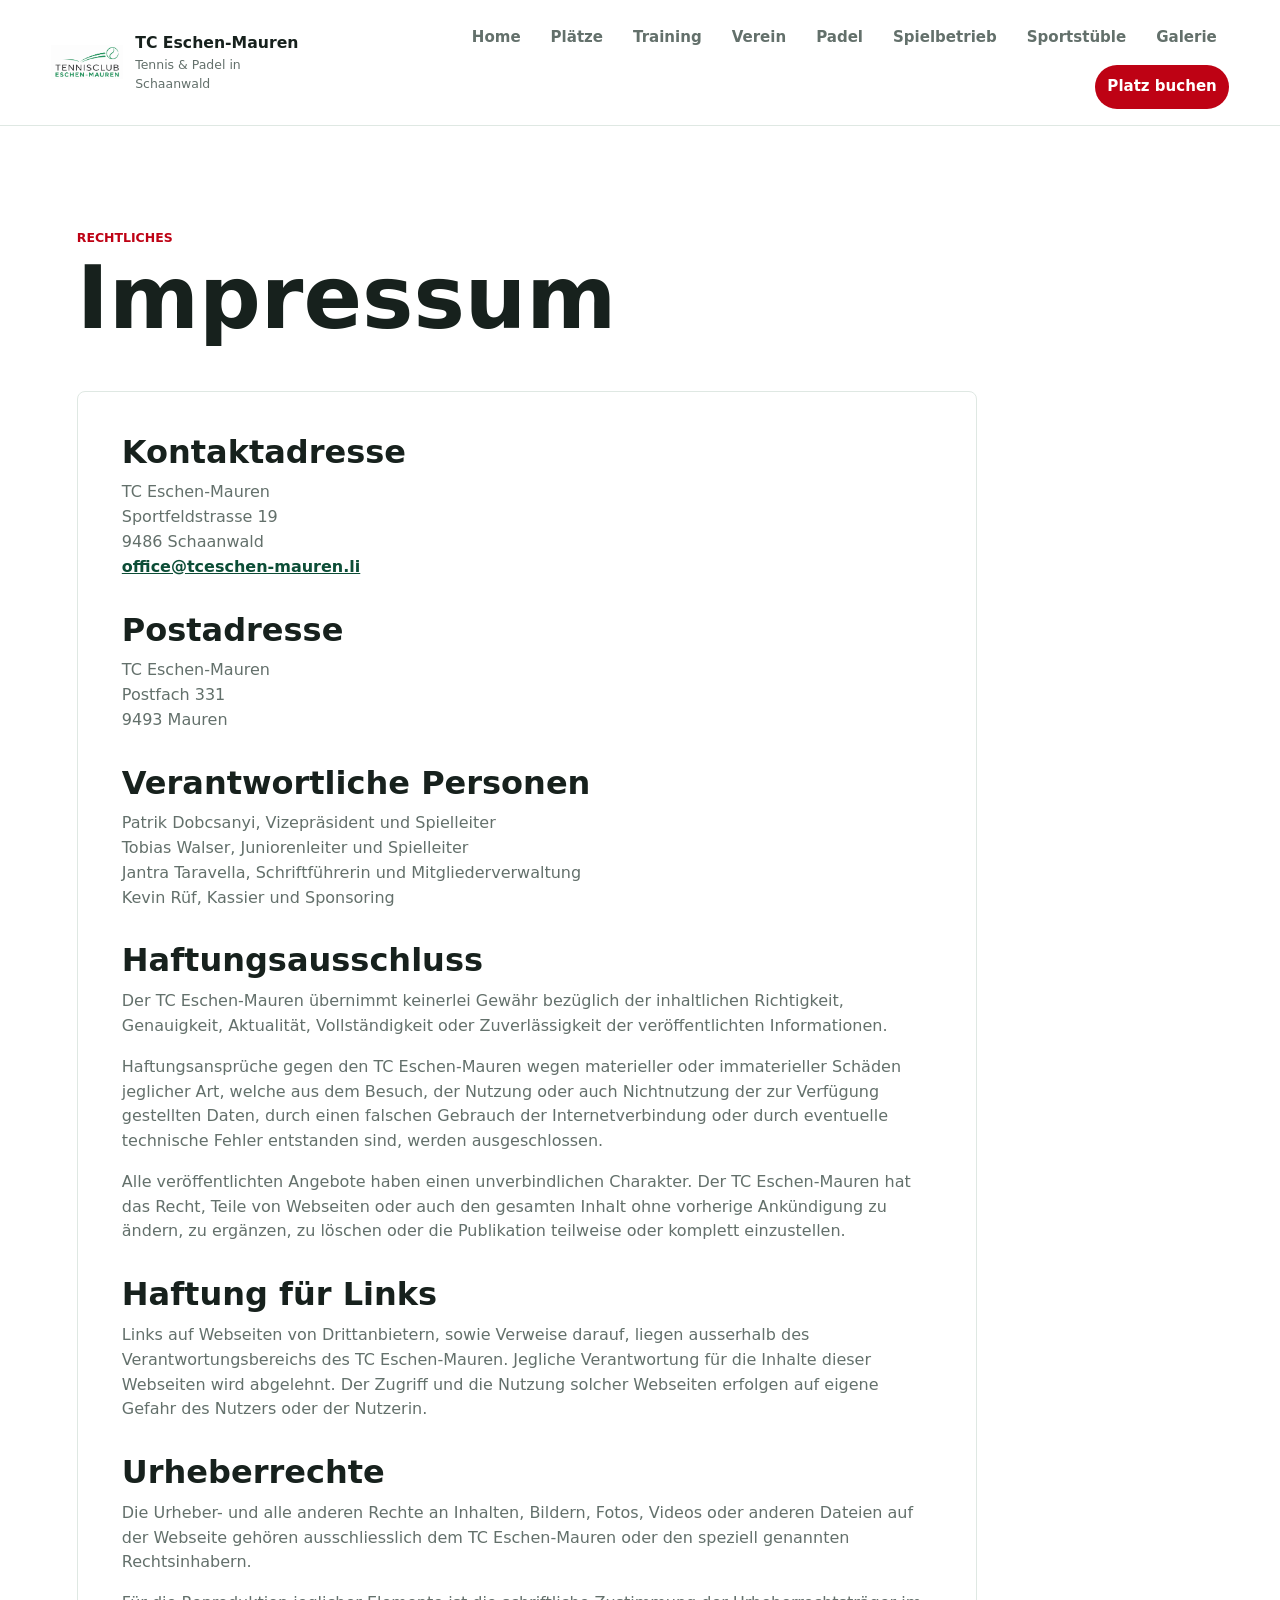
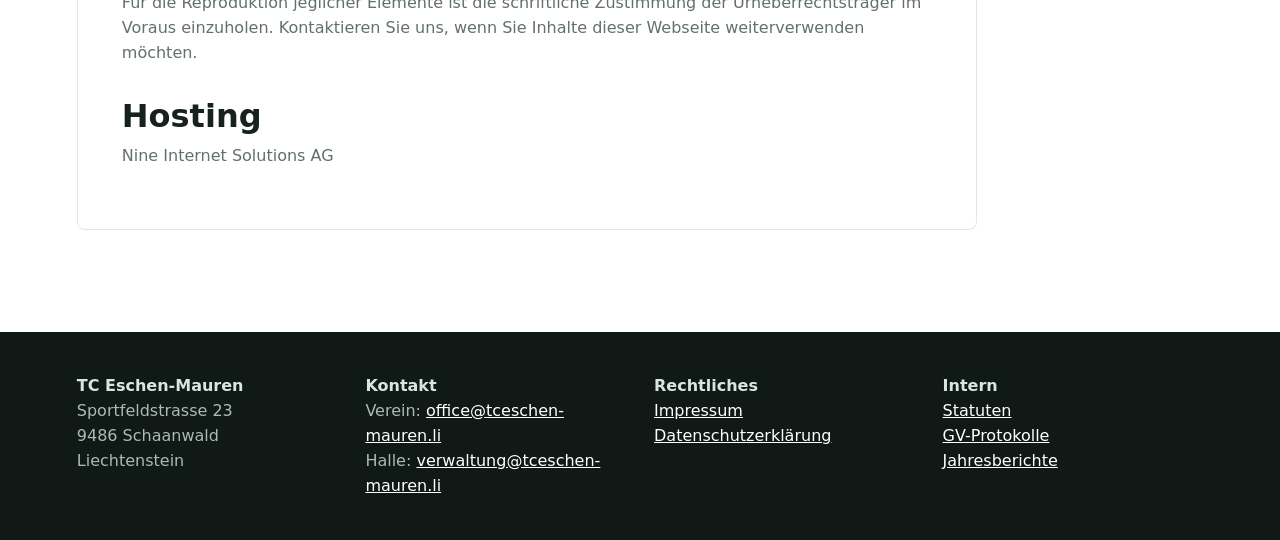
<file: impressum.html>
<!DOCTYPE html>
<html lang="de">
<head>
  <meta charset="UTF-8" />
  <meta name="viewport" content="width=device-width, initial-scale=1.0" />
  <meta name="description" content="Impressum des TC Eschen-Mauren." />
  <title>Impressum | TC Eschen-Mauren</title>
  <link rel="stylesheet" href="styles.css?v=20260816-45" />
  <link rel="icon" type="image/png" href="assets/logos/alternate_logo.png" />
</head>
<body>
  <div data-include="site-header" data-active=""></div>

  <main class="legal-page">
    <section class="section">
      <div class="section-heading">
        <p class="eyebrow">Rechtliches</p>
        <h1>Impressum</h1>
      </div>

      <div class="legal-content">
        <h2>Kontaktadresse</h2>
        <p>TC Eschen-Mauren<br />Sportfeldstrasse 19<br />9486 Schaanwald<br /><a href="mailto:office@tceschen-mauren.li">office@tceschen-mauren.li</a></p>

        <h2>Postadresse</h2>
        <p>TC Eschen-Mauren<br />Postfach 331<br />9493 Mauren</p>

        <h2>Verantwortliche Personen</h2>
        <p>Patrik Dobcsanyi, Vizepräsident und Spielleiter<br />Tobias Walser, Juniorenleiter und Spielleiter<br />Jantra Taravella, Schriftführerin und Mitgliederverwaltung<br />Kevin Rüf, Kassier und Sponsoring</p>

        <h2>Haftungsausschluss</h2>
        <p>Der TC Eschen-Mauren übernimmt keinerlei Gewähr bezüglich der inhaltlichen Richtigkeit, Genauigkeit, Aktualität, Vollständigkeit oder Zuverlässigkeit der veröffentlichten Informationen.</p>
        <p>Haftungsansprüche gegen den TC Eschen-Mauren wegen materieller oder immaterieller Schäden jeglicher Art, welche aus dem Besuch, der Nutzung oder auch Nichtnutzung der zur Verfügung gestellten Daten, durch einen falschen Gebrauch der Internetverbindung oder durch eventuelle technische Fehler entstanden sind, werden ausgeschlossen.</p>
        <p>Alle veröffentlichten Angebote haben einen unverbindlichen Charakter. Der TC Eschen-Mauren hat das Recht, Teile von Webseiten oder auch den gesamten Inhalt ohne vorherige Ankündigung zu ändern, zu ergänzen, zu löschen oder die Publikation teilweise oder komplett einzustellen.</p>

        <h2>Haftung für Links</h2>
        <p>Links auf Webseiten von Drittanbietern, sowie Verweise darauf, liegen ausserhalb des Verantwortungsbereichs des TC Eschen-Mauren. Jegliche Verantwortung für die Inhalte dieser Webseiten wird abgelehnt. Der Zugriff und die Nutzung solcher Webseiten erfolgen auf eigene Gefahr des Nutzers oder der Nutzerin.</p>

        <h2>Urheberrechte</h2>
        <p>Die Urheber- und alle anderen Rechte an Inhalten, Bildern, Fotos, Videos oder anderen Dateien auf der Webseite gehören ausschliesslich dem TC Eschen-Mauren oder den speziell genannten Rechtsinhabern.</p>
        <p>Für die Reproduktion jeglicher Elemente ist die schriftliche Zustimmung der Urheberrechtsträger im Voraus einzuholen. Kontaktieren Sie uns, wenn Sie Inhalte dieser Webseite weiterverwenden möchten.</p>

        <h2>Hosting</h2>
        <p>Nine Internet Solutions AG</p>
      </div>
    </section>
  </main>

  <div data-include="site-footer"></div>

  <script src="js/includes.js?v=20260729-1" defer></script>
  <script src="js/script.js?v=20260816-45" defer></script>
</body>
</html>
</file>
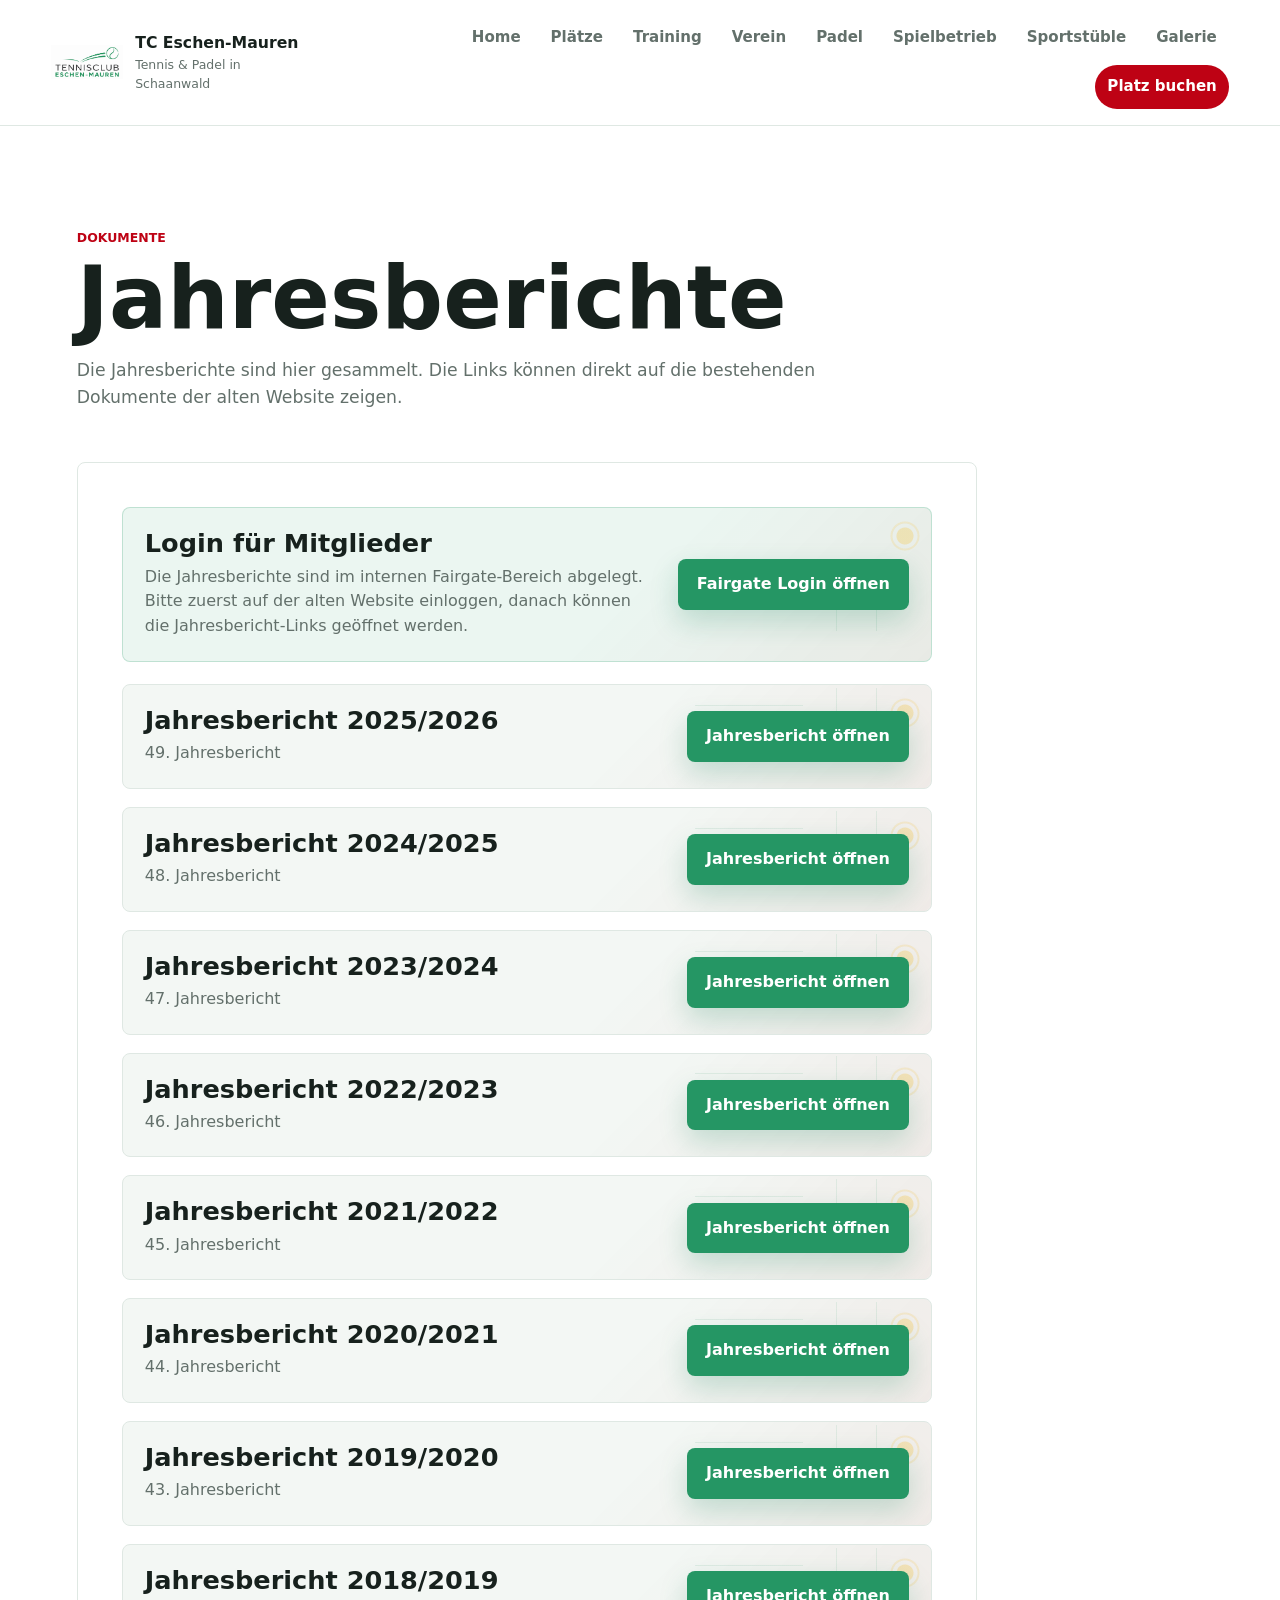
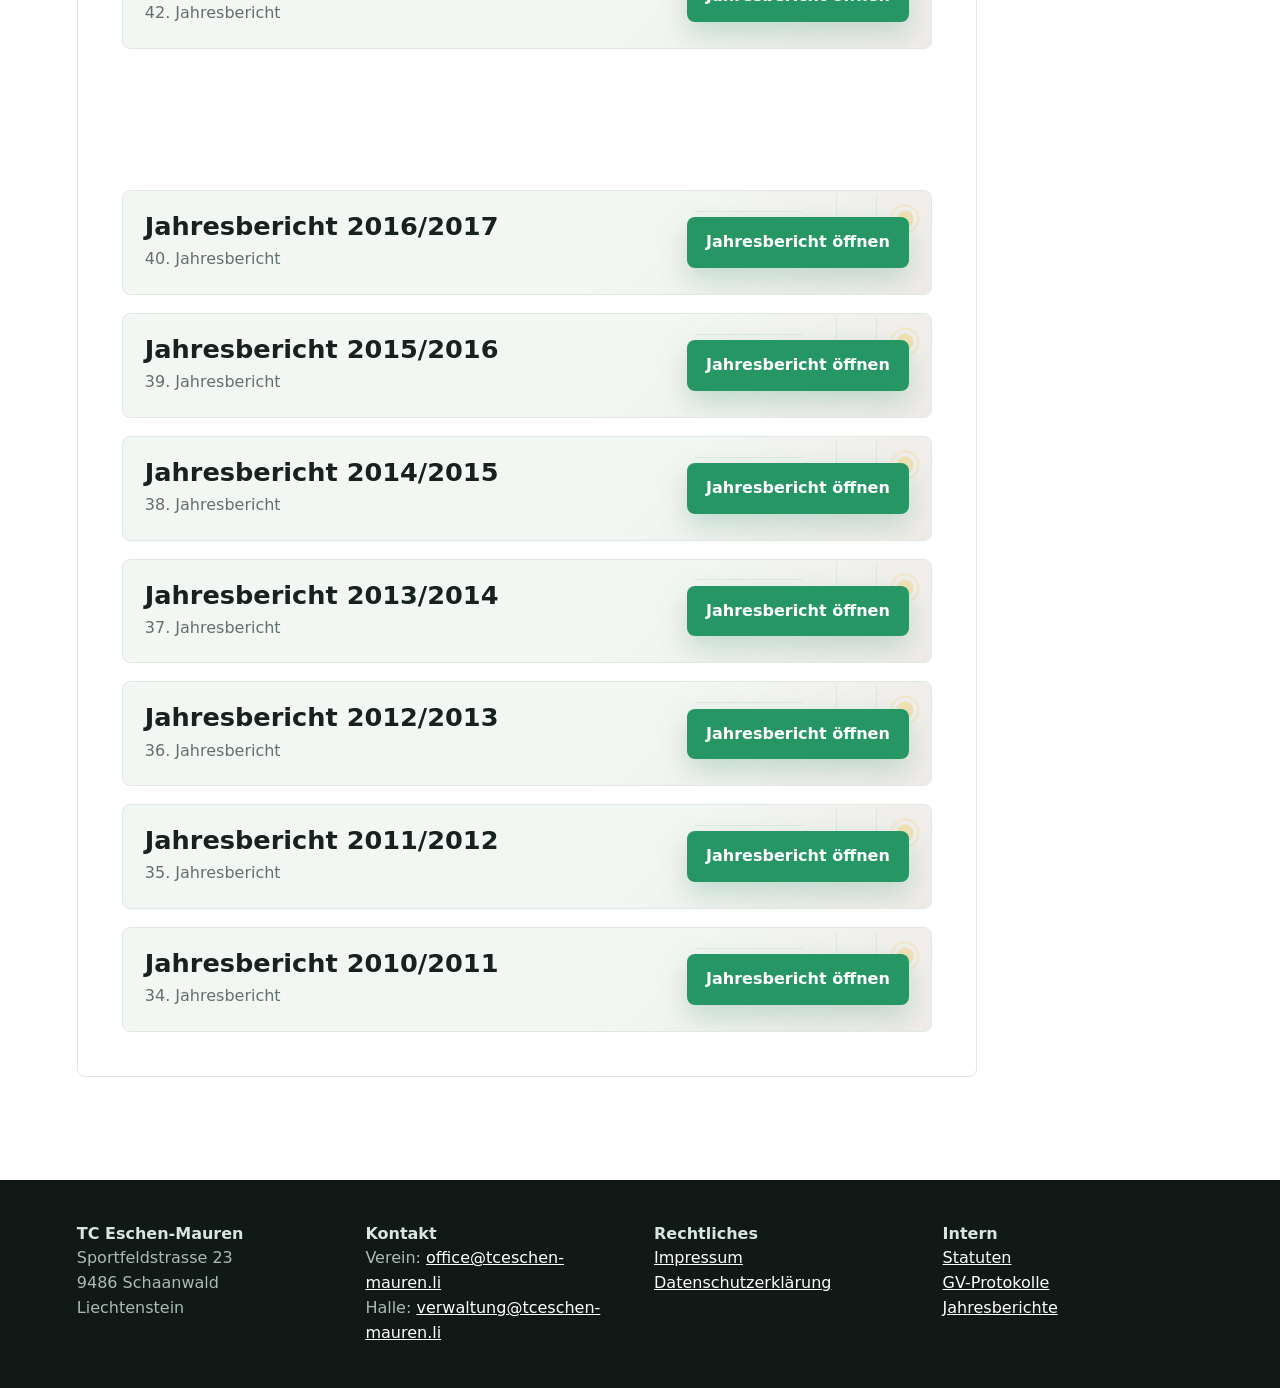
<file: jahresberichte.html>
<!DOCTYPE html>
<html lang="de">
<head>
  <meta charset="UTF-8" />
  <meta name="viewport" content="width=device-width, initial-scale=1.0" />
  <meta name="description" content="Jahresberichte des TC Eschen-Mauren." />
  <title>Jahresberichte | TC Eschen-Mauren</title>
  <link rel="stylesheet" href="styles.css?v=20260816-45" />
  <link rel="icon" type="image/png" href="assets/logos/alternate_logo.png" />
</head>
<body>
  <div data-include="site-header" data-active=""></div>

  <main class="legal-page">
    <section class="section">
      <div class="section-heading">
        <p class="eyebrow">Dokumente</p>
        <h1>Jahresberichte</h1>
        <p class="section-intro">Die Jahresberichte sind hier gesammelt. Die Links können direkt auf die bestehenden Dokumente der alten Website zeigen.</p>
      </div>

      <div class="legal-content">
        <div class="document-login-note">
          <div>
            <h2>Login für Mitglieder</h2>
            <p>Die Jahresberichte sind im internen Fairgate-Bereich abgelegt. Bitte zuerst auf der alten Website einloggen, danach können die Jahresbericht-Links geöffnet werden.</p>
          </div>
          <a class="button primary" href="https://tceschen-mauren.li/internal/signin" target="_blank" rel="noopener">Fairgate Login öffnen</a>
        </div>

        <div class="document-actions" data-annual-reports></div>
      </div>
    </section>
  </main>

  <div data-include="site-footer"></div>

  <script src="js/includes.js?v=20260729-1" defer></script>
  <script src="js/jahresberichte-data.js?v=20260719-1" defer></script>
  <script src="js/script.js?v=20260816-45" defer></script>
</body>
</html>
</file>
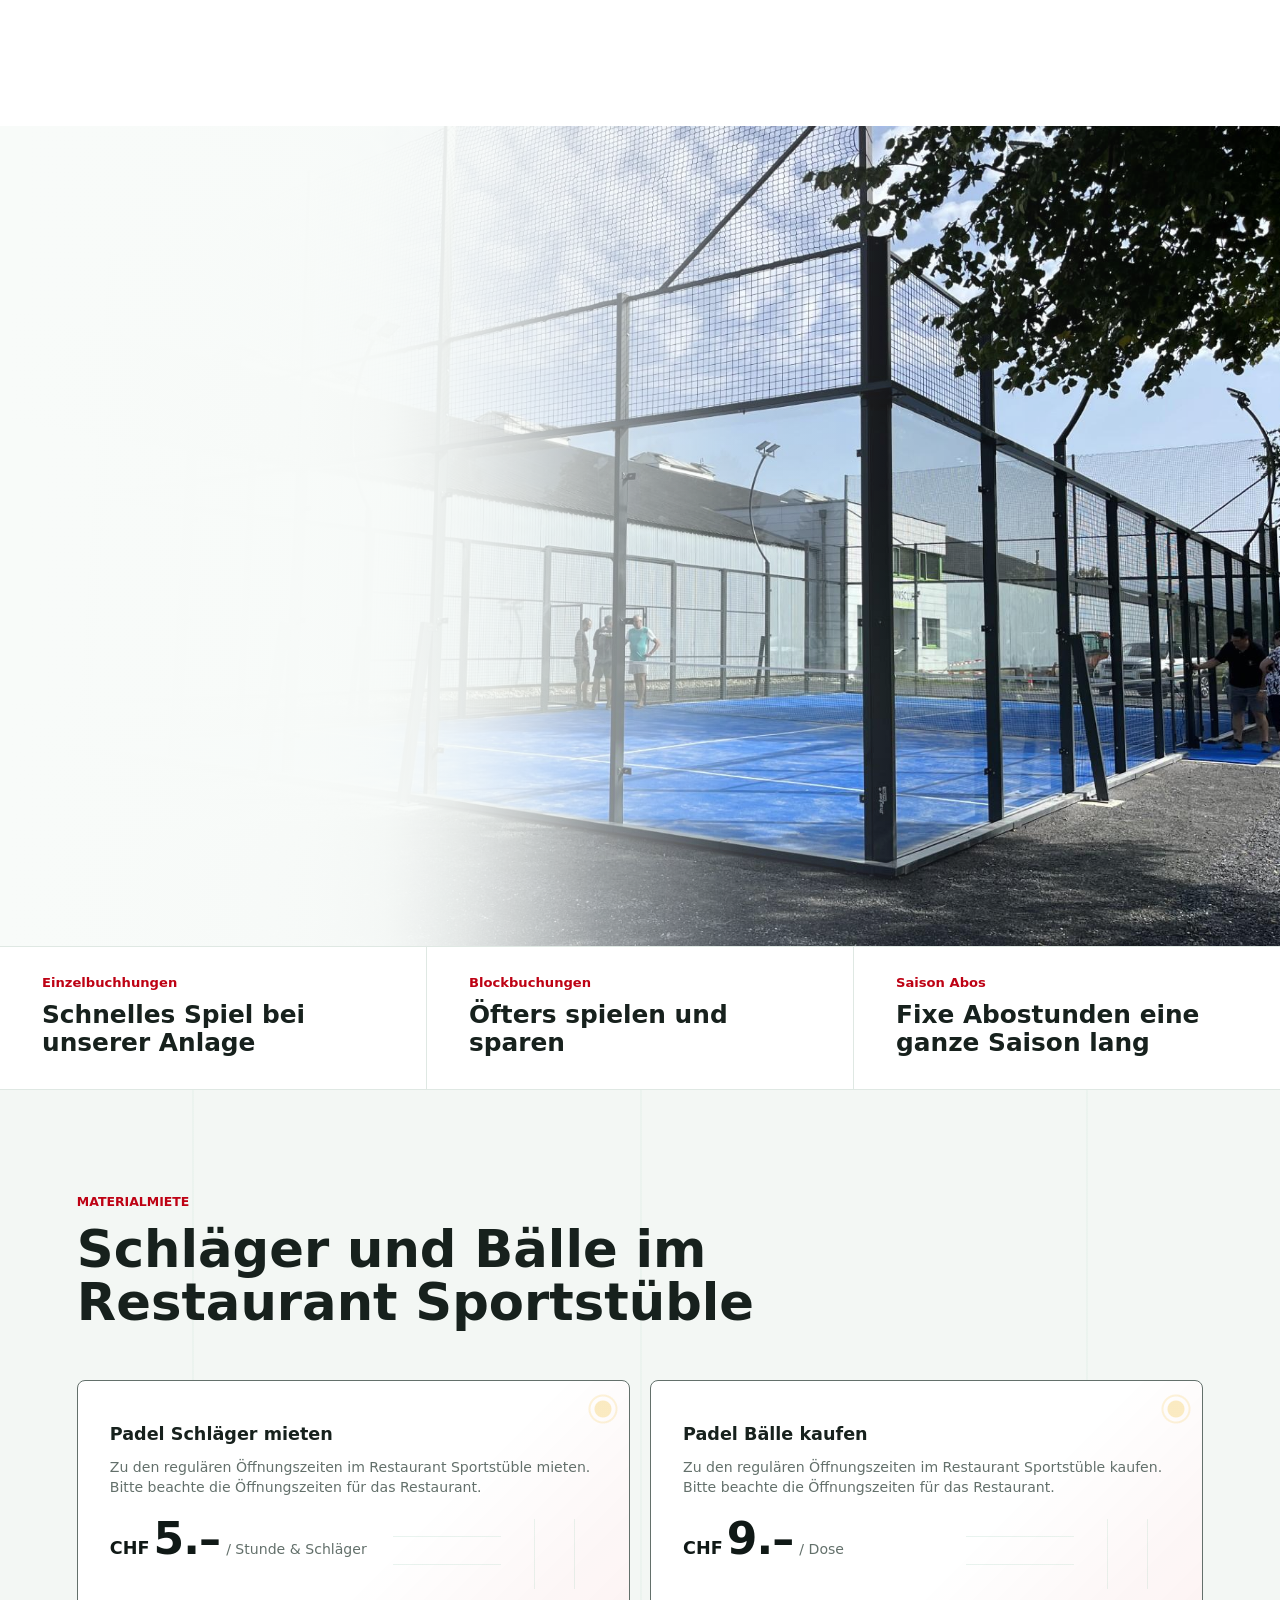
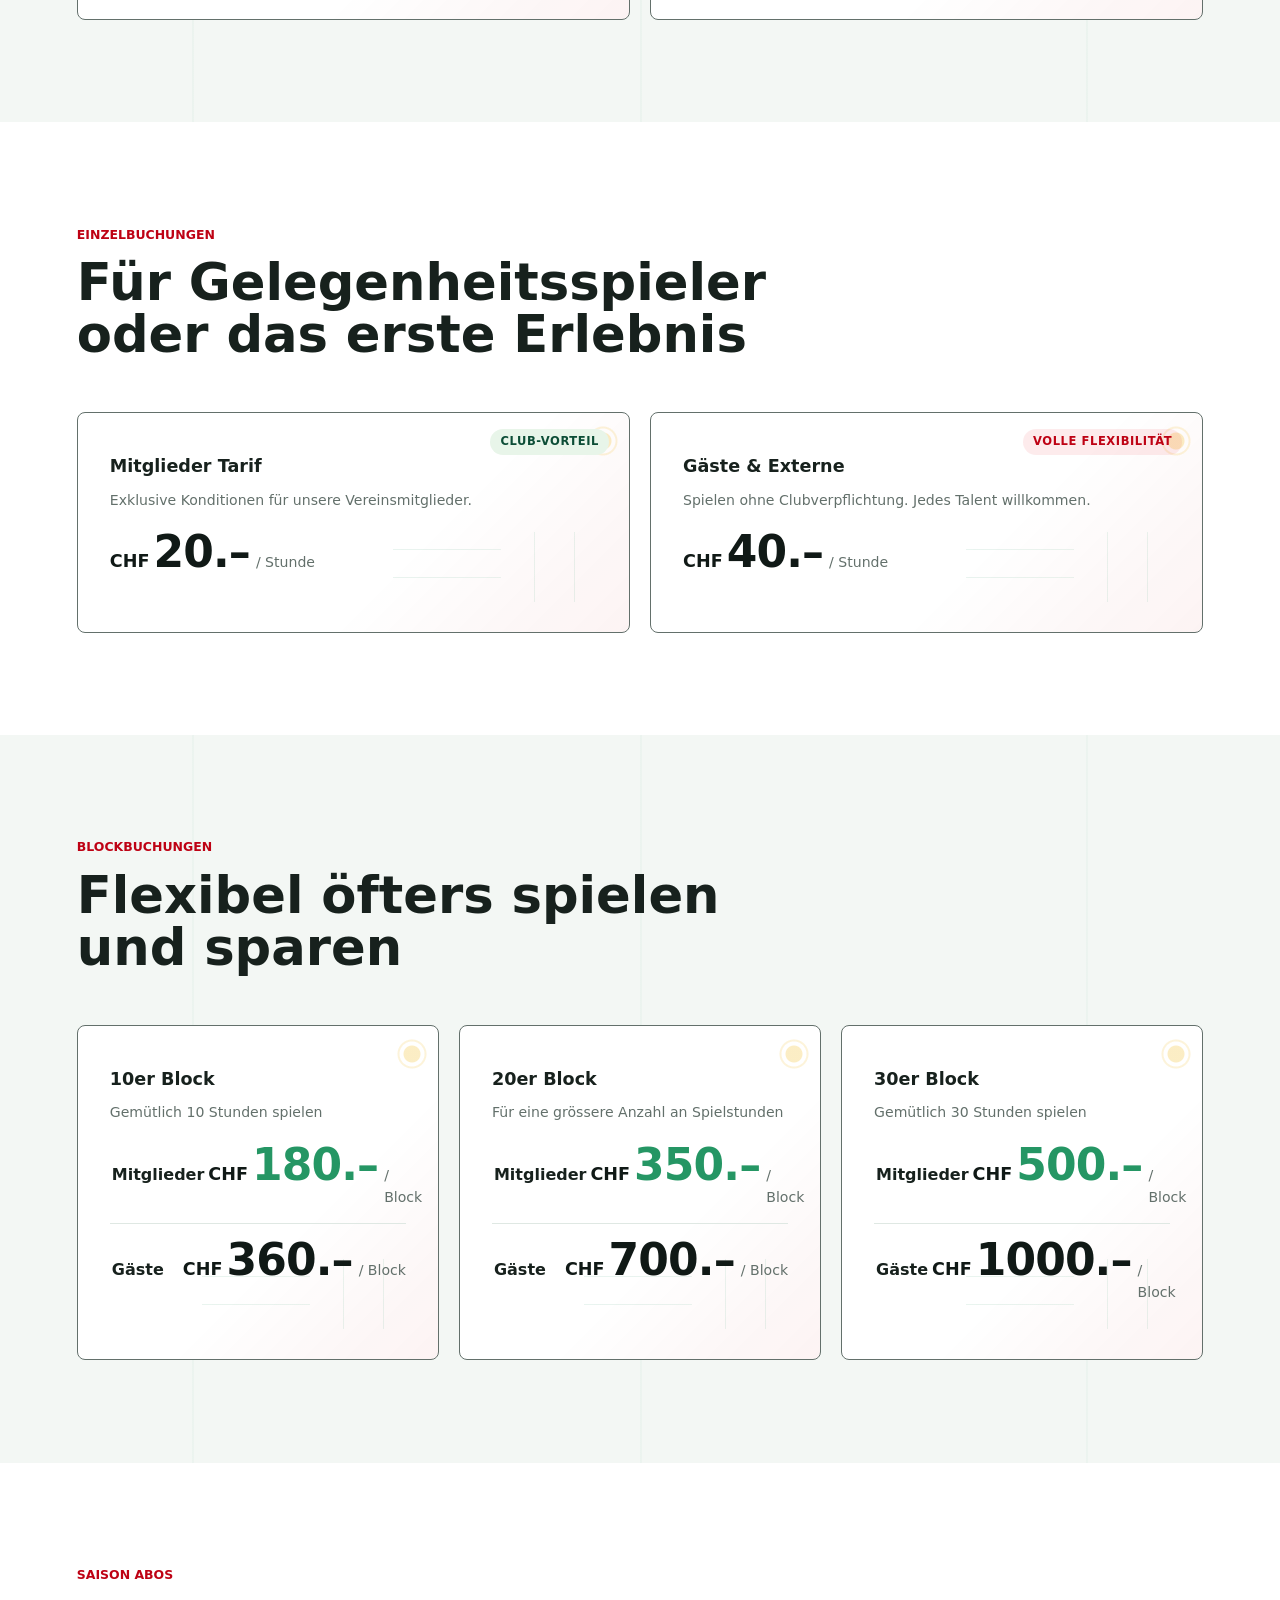
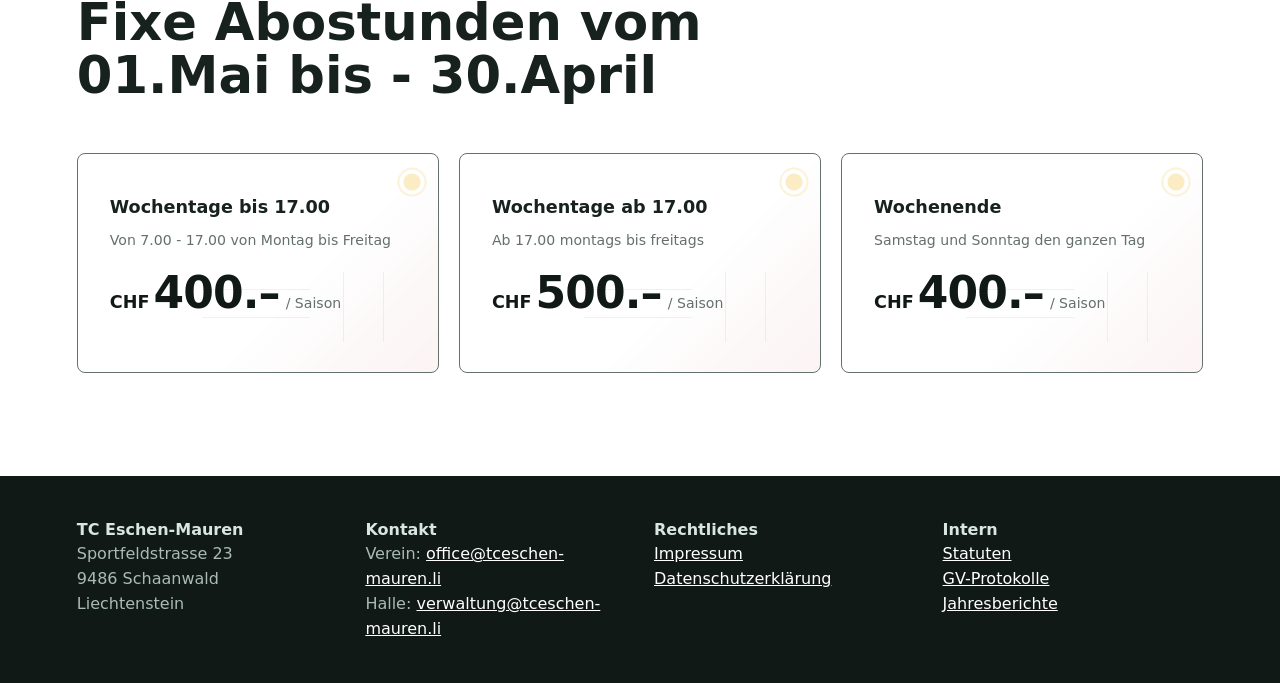
<file: padel.html>
<!DOCTYPE html>
<html lang="de">
<head>
  <meta charset="UTF-8" />
  <meta name="viewport" content="width=device-width, initial-scale=1.0" />
  <meta name="description" content="Padel beim TC Eschen-Mauren: Buchungen, Preise, Material und Abos." />
  <title>Padel | TC Eschen-Mauren</title>
  <link rel="stylesheet" href="styles.css?v=20260816-45" />
  <link rel="icon" type="image/png" href="assets/logos/alternate_logo.png" />
</head>
<body>
  <div data-include="site-header" data-active="padel"></div>

  <main>
    <section class="hero home-hero" id="padel">
      <div class="hero-content">
        <p class="eyebrow">Padel Tennis</p>
        <h2>Ein schneller Einstieg, viel Bewegung und immer Doppel.</h2>
        <p class="hero-copy">Padel kombiniert Elemente aus Tennis und Squash. Gespielt wird auf einem kleineren Feld, die Glaswände gehören zum Spiel und die Zählweise bleibt wie beim Tennis.</p>
      </div>
      <figure class="hero-visual home-hero-image" aria-label="Clubanlage TC Eschen-Mauren">
        <img src="assets/club/padel.jpg" alt="Padelplatz des TC Eschen-Mauren" />
      </figure>
    </section>
    <section class="quick-links" aria-label="Schnellzugriff">
      <a href="#einzel">
        <span>Einzelbuchhungen</span>
        <strong>Schnelles Spiel bei unserer Anlage</strong>
      </a>
      <a href="#block">
        <span>Blockbuchungen</span>
        <strong>Öfters spielen und sparen</strong>
      </a>
      <a href="#season">
        <span>Saison Abos</span>
        <strong>Fixe Abostunden eine ganze Saison lang</strong>
      </a>
    </section>

    <section class="section muted" id="block">
      <div class="section-heading">
        <p class="eyebrow">Materialmiete</p>
        <h2>Schläger und Bälle im Restaurant Sportstüble</h2>
      </div>
      <div class="padel-split-list columns-2" data-padel-offers="material"></div>
      </section>

     <section class="section" id="einzel">
      <div class="section-heading">
        <p class="eyebrow">Einzelbuchungen</p>
        <h2>Für Gelegenheitsspieler oder das erste Erlebnis</h2>
      </div>
      <div class="padel-split-list columns-2" data-padel-offers="single"></div>
      </section>
      <section class="section muted" id="block">
      <div class="section-heading">
        <p class="eyebrow">Blockbuchungen</p>
        <h2>Flexibel öfters spielen und sparen</h2>
      </div>
      <div class="padel-split-list columns-3" data-padel-offers="blocks"></div>
      </section>
      <section class="section" id="season">
      <div class="section-heading">
        <p class="eyebrow">Saison Abos</p>
        <h2>Fixe Abostunden vom 01.Mai bis - 30.April</h2>
      </div>
      <div class="padel-split-list columns-3" data-padel-offers="season"></div>
      </section>
  </main>

  <div data-include="site-footer"></div>

  <script src="js/includes.js?v=20260729-1" defer></script>
  <script src="js/padel-data.js?v=20260712-1" defer></script>
  <script src="js/script.js?v=20260816-45" defer></script>
</body>
</html>
</file>
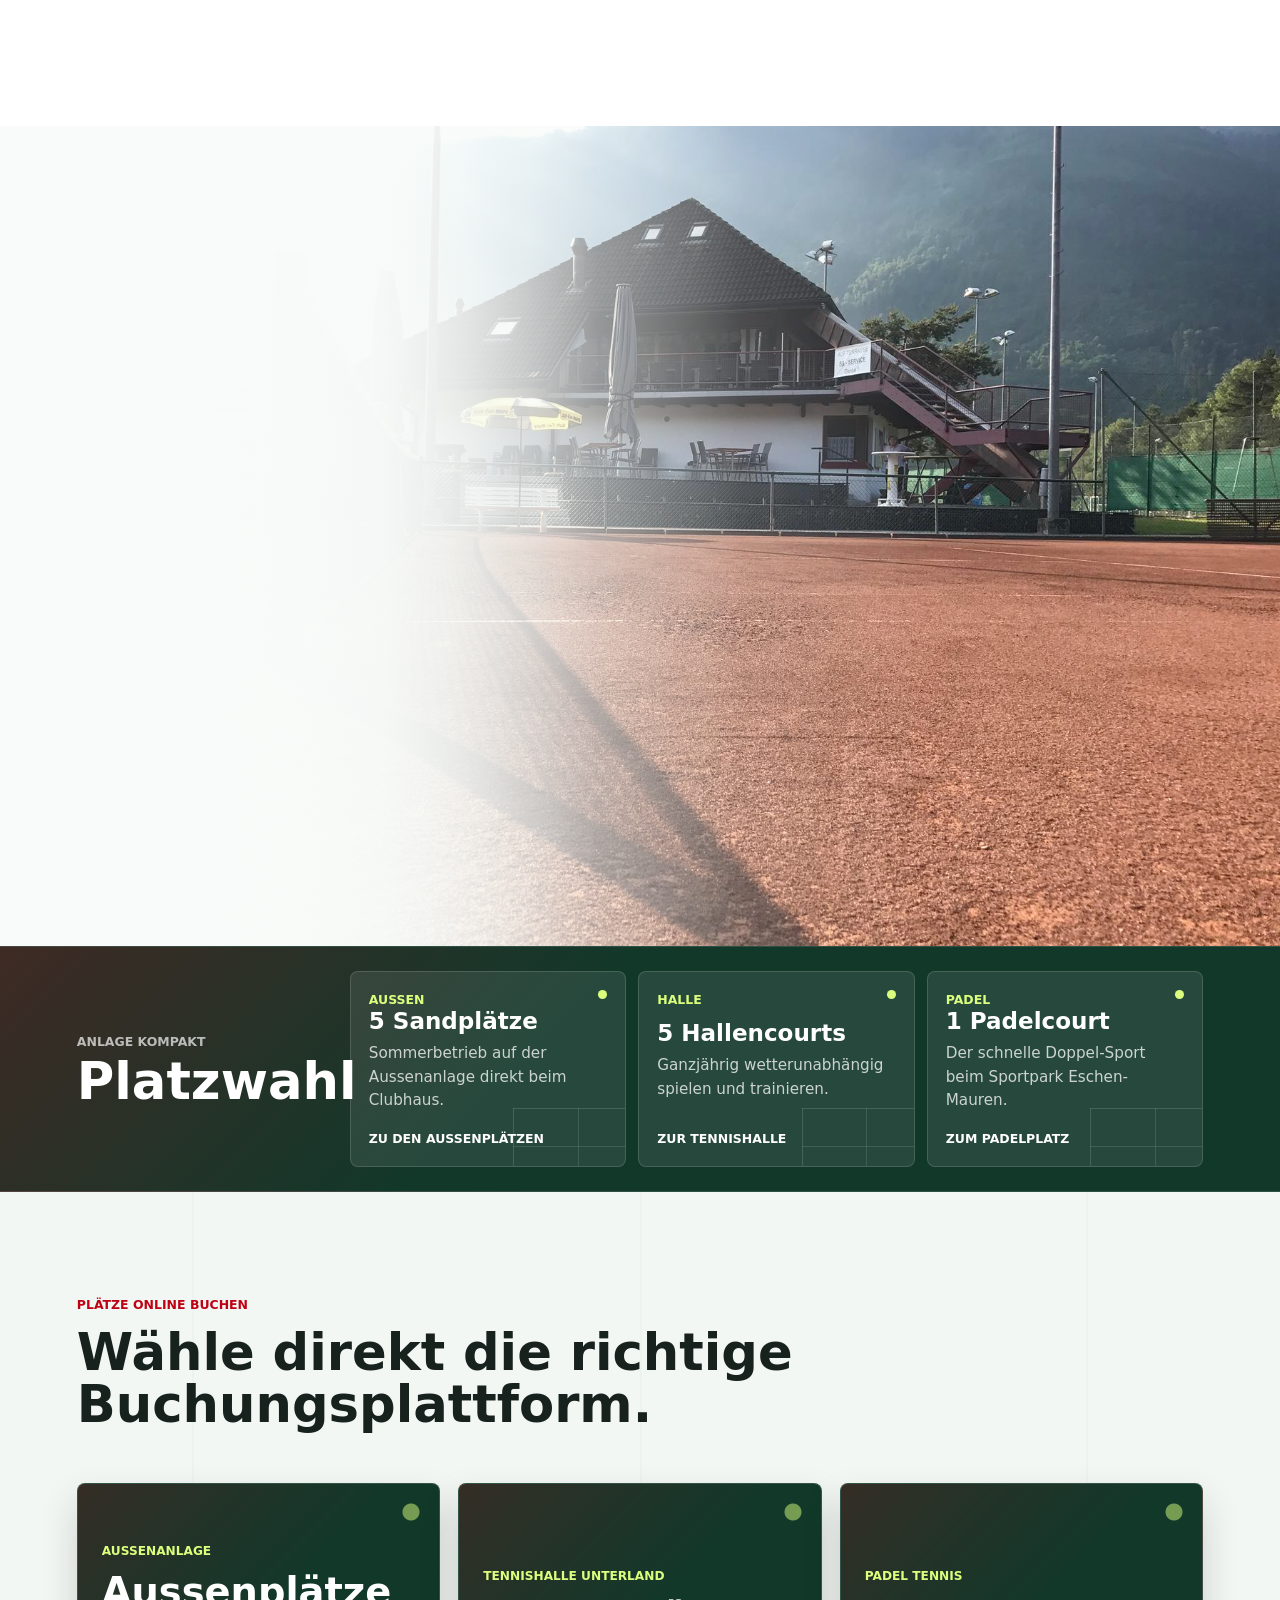
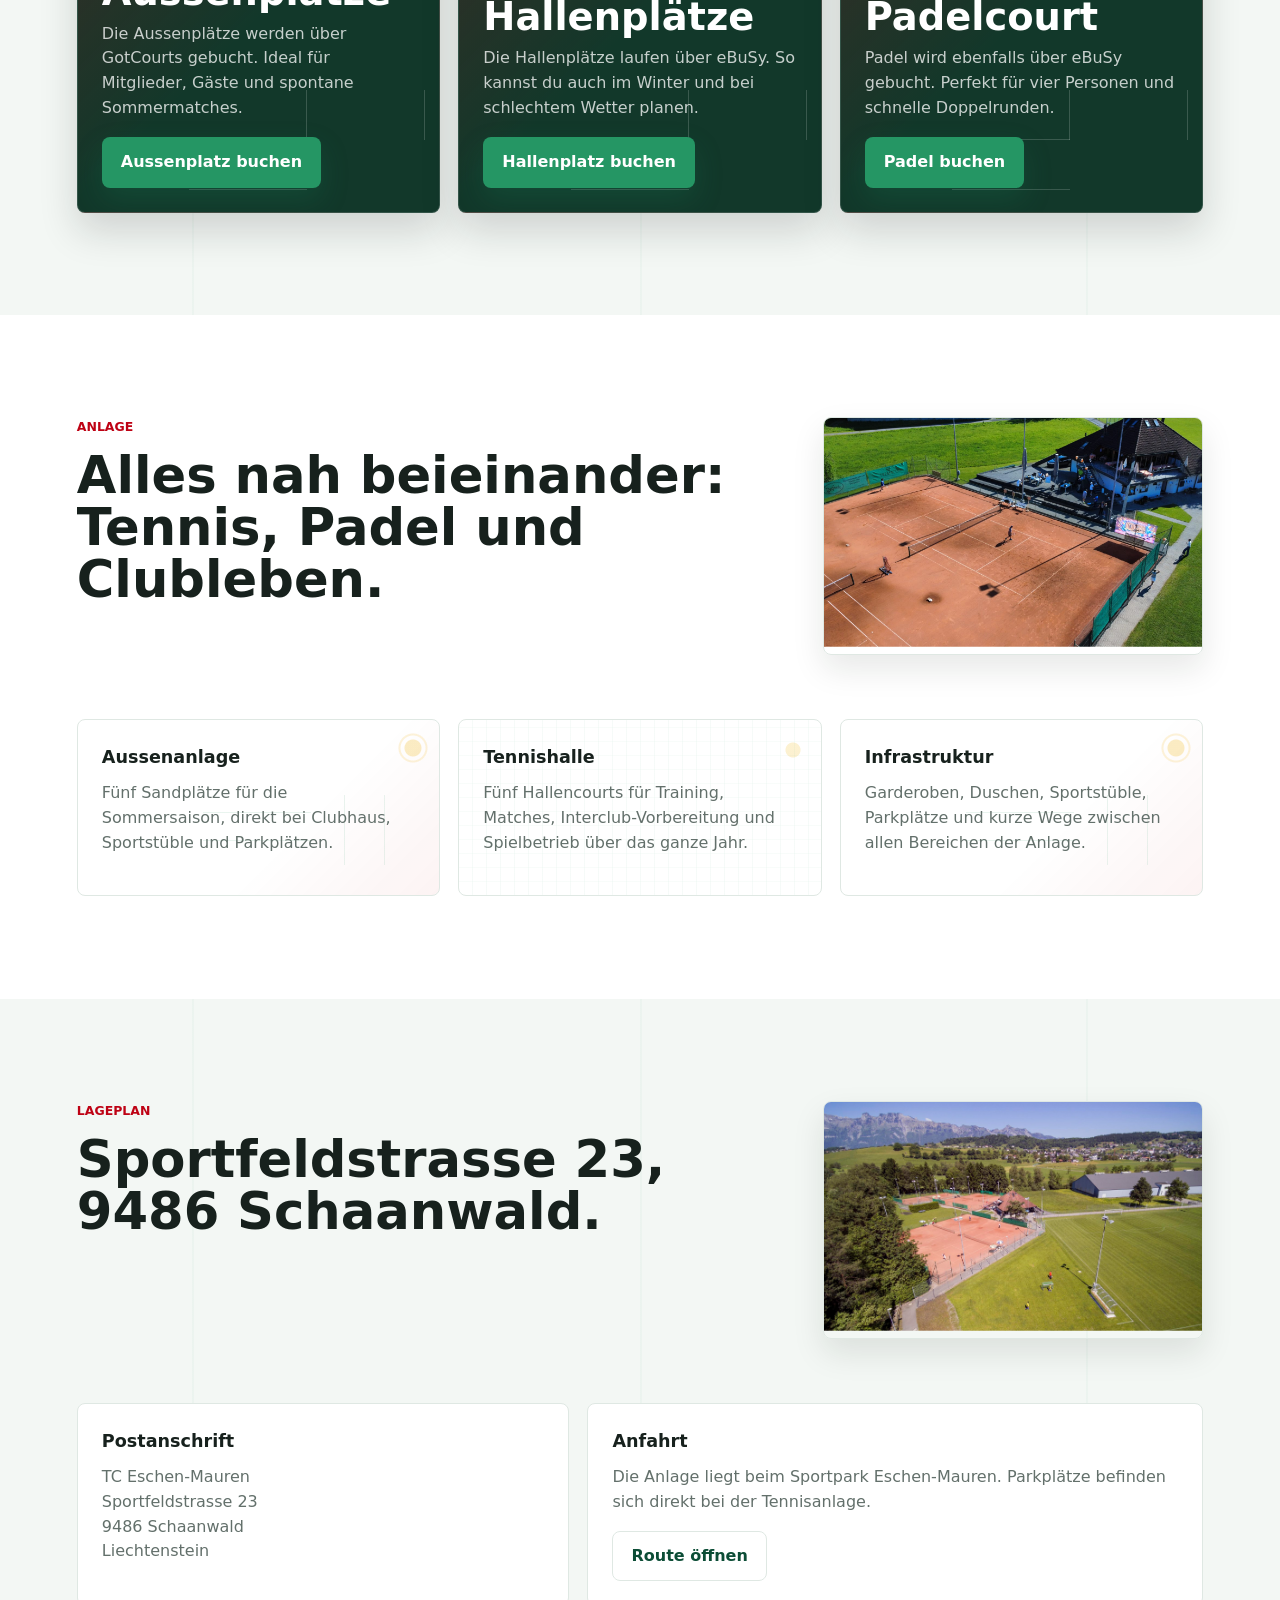
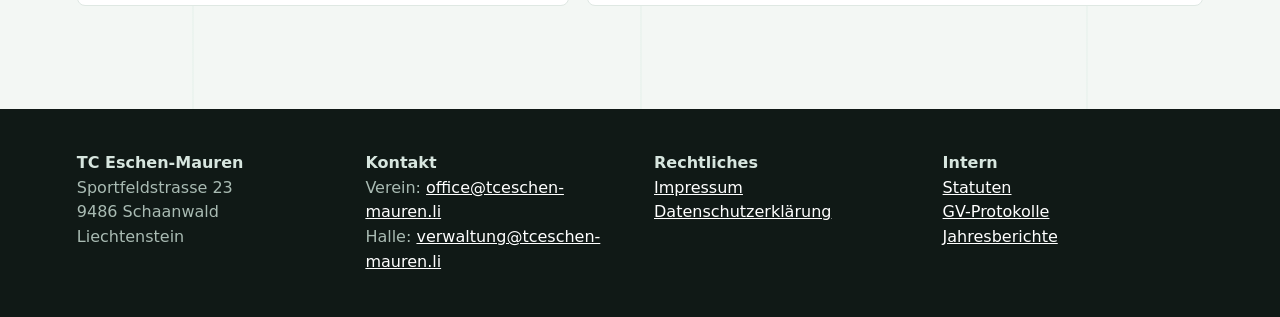
<file: plaetze.html>
<!DOCTYPE html>
<html lang="de">
<head>
  <meta charset="UTF-8" />
  <meta name="viewport" content="width=device-width, initial-scale=1.0" />
  <meta name="description" content="Plätze und Anlage des TC Eschen-Mauren: Aussenplätze, Tennishalle, Padel, Buchung und Lageplan." />
  <title>Plätze | TC Eschen-Mauren</title>
  <link rel="stylesheet" href="styles.css?v=20260816-45" />
  <link rel="icon" type="image/png" href="assets/logos/alternate_logo.png" />
</head>
<body>
  <div data-include="site-header" data-active="plaetze"></div>

  <main>
    <section class="hero home-hero">
      <div class="hero-content">
        <p class="eyebrow">Plätze & Anlage</p>
        <h1>Spielen in Schaanwald</h1>
        <p class="hero-copy">Aussenplätze, Tennishalle und Padel liegen direkt beieinander. Hier findest du die wichtigsten Infos zur Anlage und kommst schnell zur passenden Buchung.</p>
        <div class="hero-actions">
          <a class="button primary" href="#platzbuchung">Platz buchen</a>
          <a class="button secondary" href="#lageplan">Lageplan</a>
        </div>
      </div>
      <figure class="hero-visual home-hero-image" aria-label="Aussenplätze TC Eschen-Mauren">
        <img src="assets/club/club_3.jpeg" alt="Aussenplätze des TC Eschen-Mauren" />
      </figure>
    </section>

    <section class="club-pulse places-pulse" aria-label="Plätze Übersicht">
      <div class="club-pulse-heading">
        <span>Anlage kompakt</span>
        <strong>Platzwahl</strong>
      </div>

      <div class="club-pulse-grid places-pulse-grid">
        <a class="club-pulse-card" href="#aussenplaetze">
          <span>Aussen</span>
          <strong>5 Sandplätze</strong>
          <p>Sommerbetrieb auf der Aussenanlage direkt beim Clubhaus.</p>
          <small>Zu den Aussenplätzen</small>
        </a>
        <a class="club-pulse-card" href="#tennishalle">
          <span>Halle</span>
          <strong>5 Hallencourts</strong>
          <p>Ganzjährig wetterunabhängig spielen und trainieren.</p>
          <small>Zur Tennishalle</small>
        </a>
        <a class="club-pulse-card" href="#padelplatz">
          <span>Padel</span>
          <strong>1 Padelcourt</strong>
          <p>Der schnelle Doppel-Sport beim Sportpark Eschen-Mauren.</p>
          <small>Zum Padelplatz</small>
        </a>
      </div>
    </section>

    <section class="section muted" id="platzbuchung">
      <div class="section-heading">
        <p class="eyebrow">Plätze online buchen</p>
        <h2>Wähle direkt die richtige Buchungsplattform.</h2>
      </div>

      <div class="booking-choice-grid">
        <article class="booking-choice-card" id="aussenplaetze">
          <span>Aussenanlage</span>
          <h3>Aussenplätze</h3>
          <p>Die Aussenplätze werden über GotCourts gebucht. Ideal für Mitglieder, Gäste und spontane Sommermatches.</p>
          <a class="button primary" href="https://apps.gotcourts.com/de/profile/club/tc-eschen-mauren">Aussenplatz buchen</a>
        </article>
        <article class="booking-choice-card" id="tennishalle">
          <span>Tennishalle Unterland</span>
          <h3>Hallenplätze</h3>
          <p>Die Hallenplätze laufen über eBuSy. So kannst du auch im Winter und bei schlechtem Wetter planen.</p>
          <a class="button primary" href="https://tc-eschen-mauren.ebusy.de/court-module/2404">Hallenplatz buchen</a>
        </article>
        <article class="booking-choice-card" id="padelplatz">
          <span>Padel Tennis</span>
          <h3>Padelcourt</h3>
          <p>Padel wird ebenfalls über eBuSy gebucht. Perfekt für vier Personen und schnelle Doppelrunden.</p>
          <a class="button primary" href="https://tc-eschen-mauren.ebusy.de/court-module/3085">Padel buchen</a>
        </article>
      </div>
    </section>

    <section class="section">
      <div class="section-with-image">
        <div>
          <div class="section-heading">
            <p class="eyebrow">Anlage</p>
            <h2>Alles nah beieinander: Tennis, Padel und Clubleben.</h2>
          </div>

          <div class="feature-grid">
            <article>
              <h3>Aussenanlage</h3>
              <p>Fünf Sandplätze für die Sommersaison, direkt bei Clubhaus, Sportstüble und Parkplätzen.</p>
            </article>
            <article>
              <h3>Tennishalle</h3>
              <p>Fünf Hallencourts für Training, Matches, Interclub-Vorbereitung und Spielbetrieb über das ganze Jahr.</p>
            </article>
            <article>
              <h3>Infrastruktur</h3>
              <p>Garderoben, Duschen, Sportstüble, Parkplätze und kurze Wege zwischen allen Bereichen der Anlage.</p>
            </article>
          </div>
        </div>
        <figure class="section-side-image">
          <img src="assets/club/club_1.jpeg" alt="Clubanlage des TC Eschen-Mauren" />
        </figure>
      </div>
    </section>

    <section class="section muted" id="lageplan">
      <div class="section-with-image">
        <div>
          <div class="section-heading">
            <p class="eyebrow">Lageplan</p>
            <h2>Sportfeldstrasse 23, 9486 Schaanwald.</h2>
          </div>

          <div class="location-panel">
            <div>
              <h3>Postanschrift</h3>
              <p>TC Eschen-Mauren<br />Sportfeldstrasse 23<br />9486 Schaanwald<br />Liechtenstein</p>
            </div>
            <div>
              <h3>Anfahrt</h3>
              <p>Die Anlage liegt beim Sportpark Eschen-Mauren. Parkplätze befinden sich direkt bei der Tennisanlage.</p>
              <a class="button secondary" href="https://maps.google.com/?q=Sportfeldstrasse%2023%2C%209486%20Schaanwald">Route öffnen</a>
            </div>
          </div>
        </div>
        <figure class="section-side-image">
          <img src="assets/club/club_2.jpg" alt="Anfahrt zur Tennisanlage in Schaanwald" />
        </figure>
      </div>
    </section>
  </main>

  <div data-include="site-footer"></div>

  <script src="js/includes.js?v=20260729-1" defer></script>
  <script src="js/script.js?v=20260816-45" defer></script>
</body>
</html>
</file>
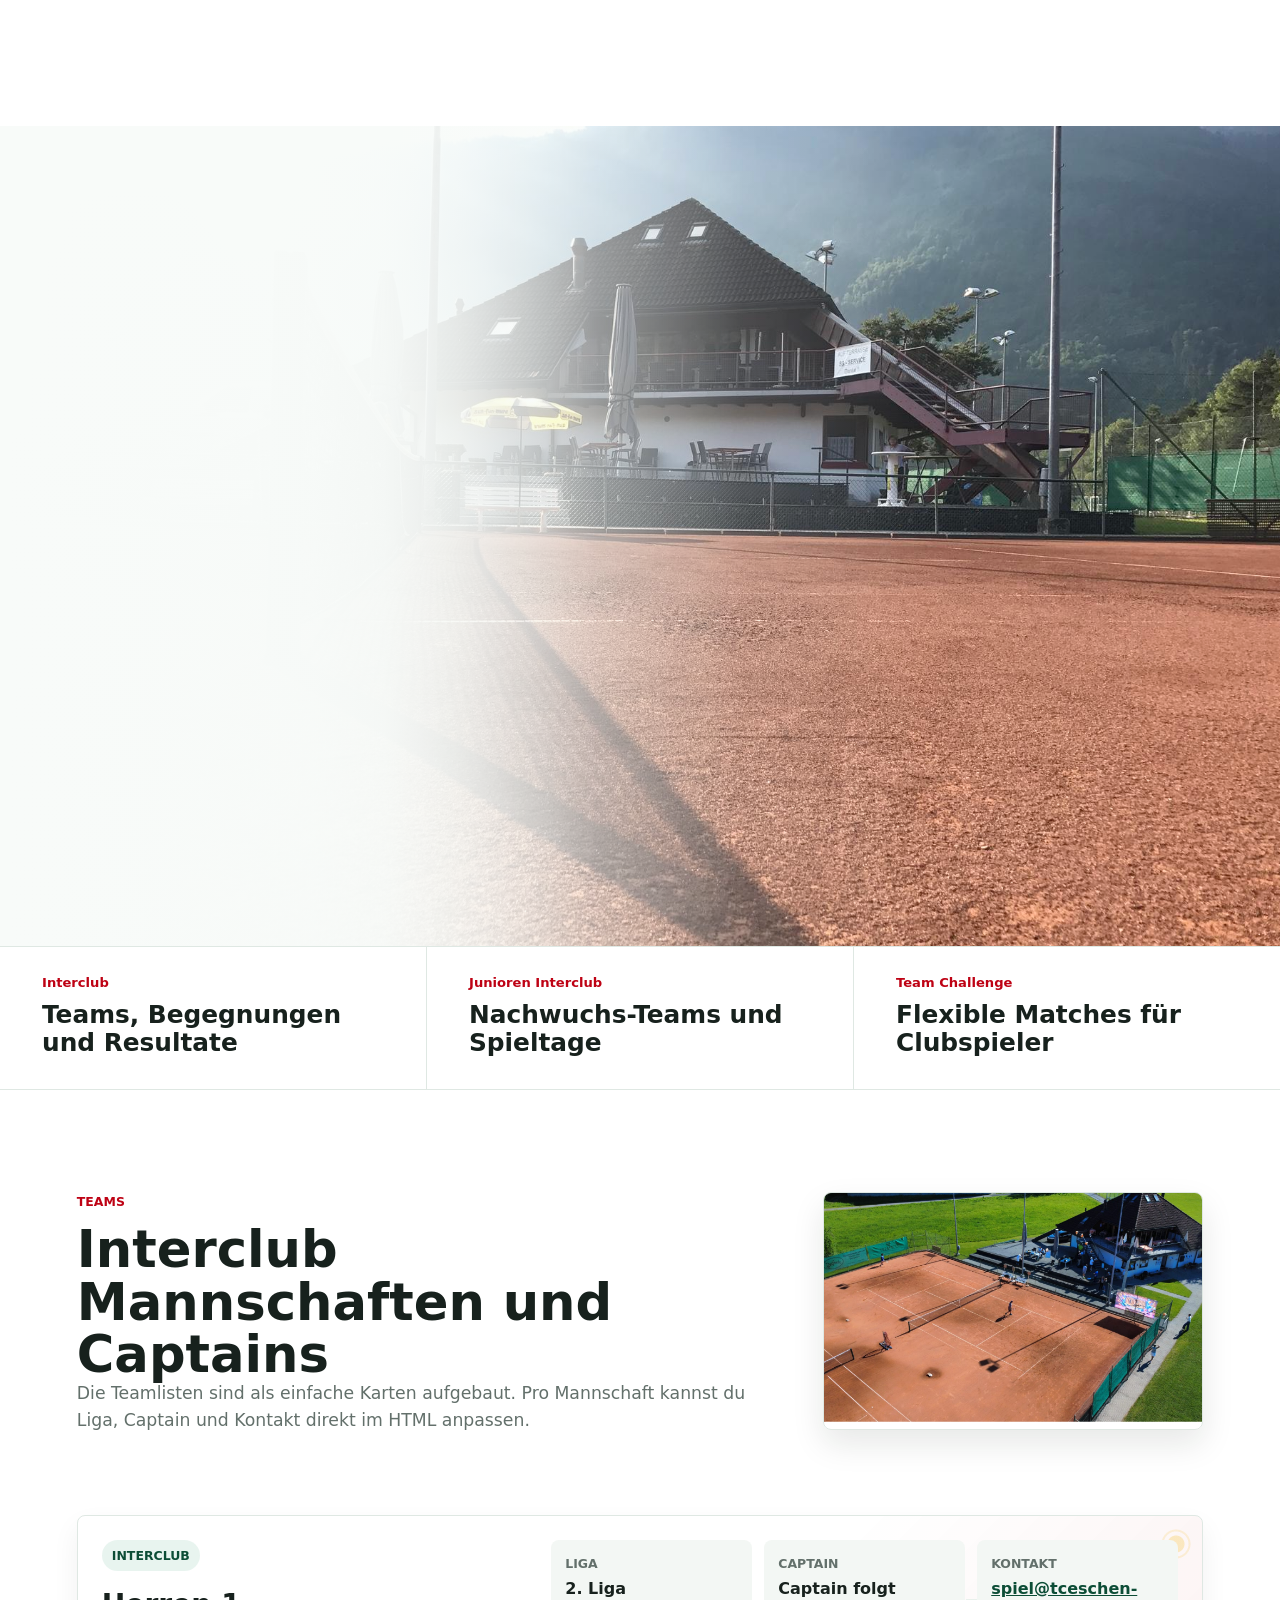
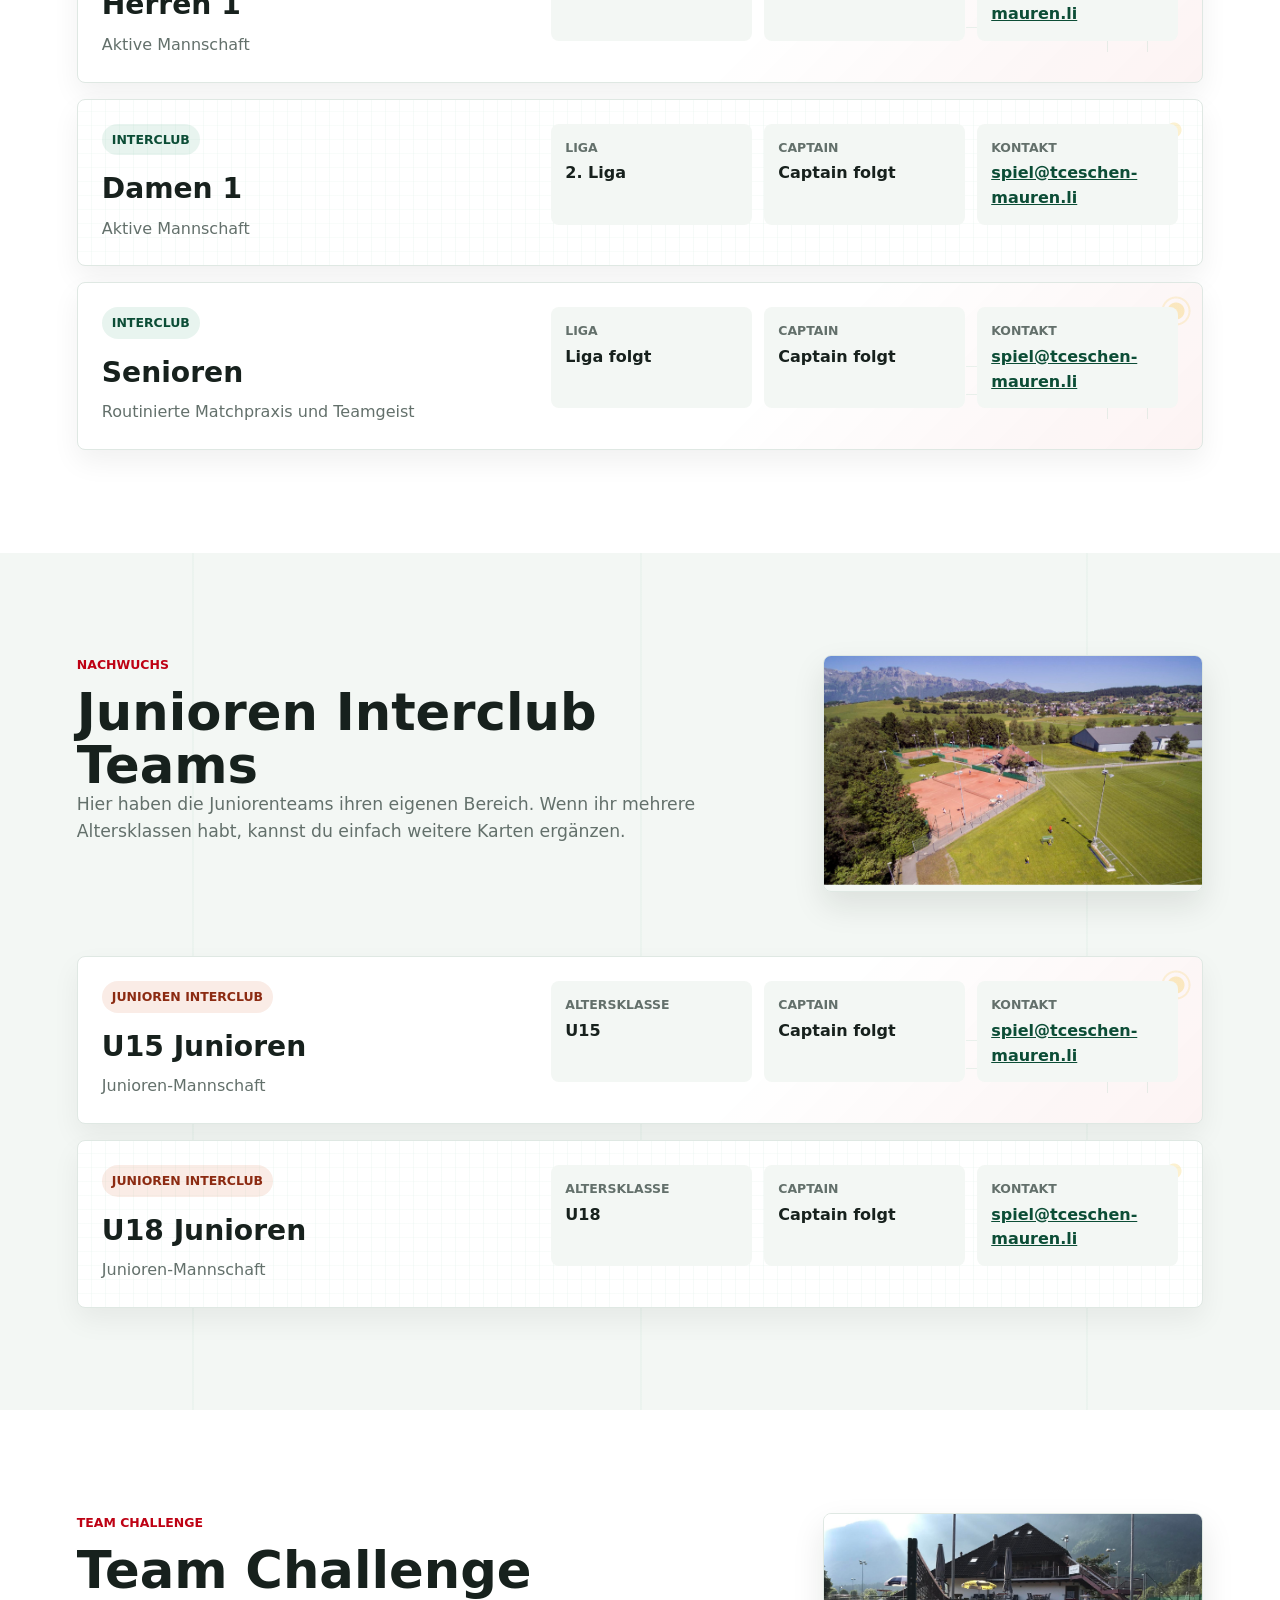
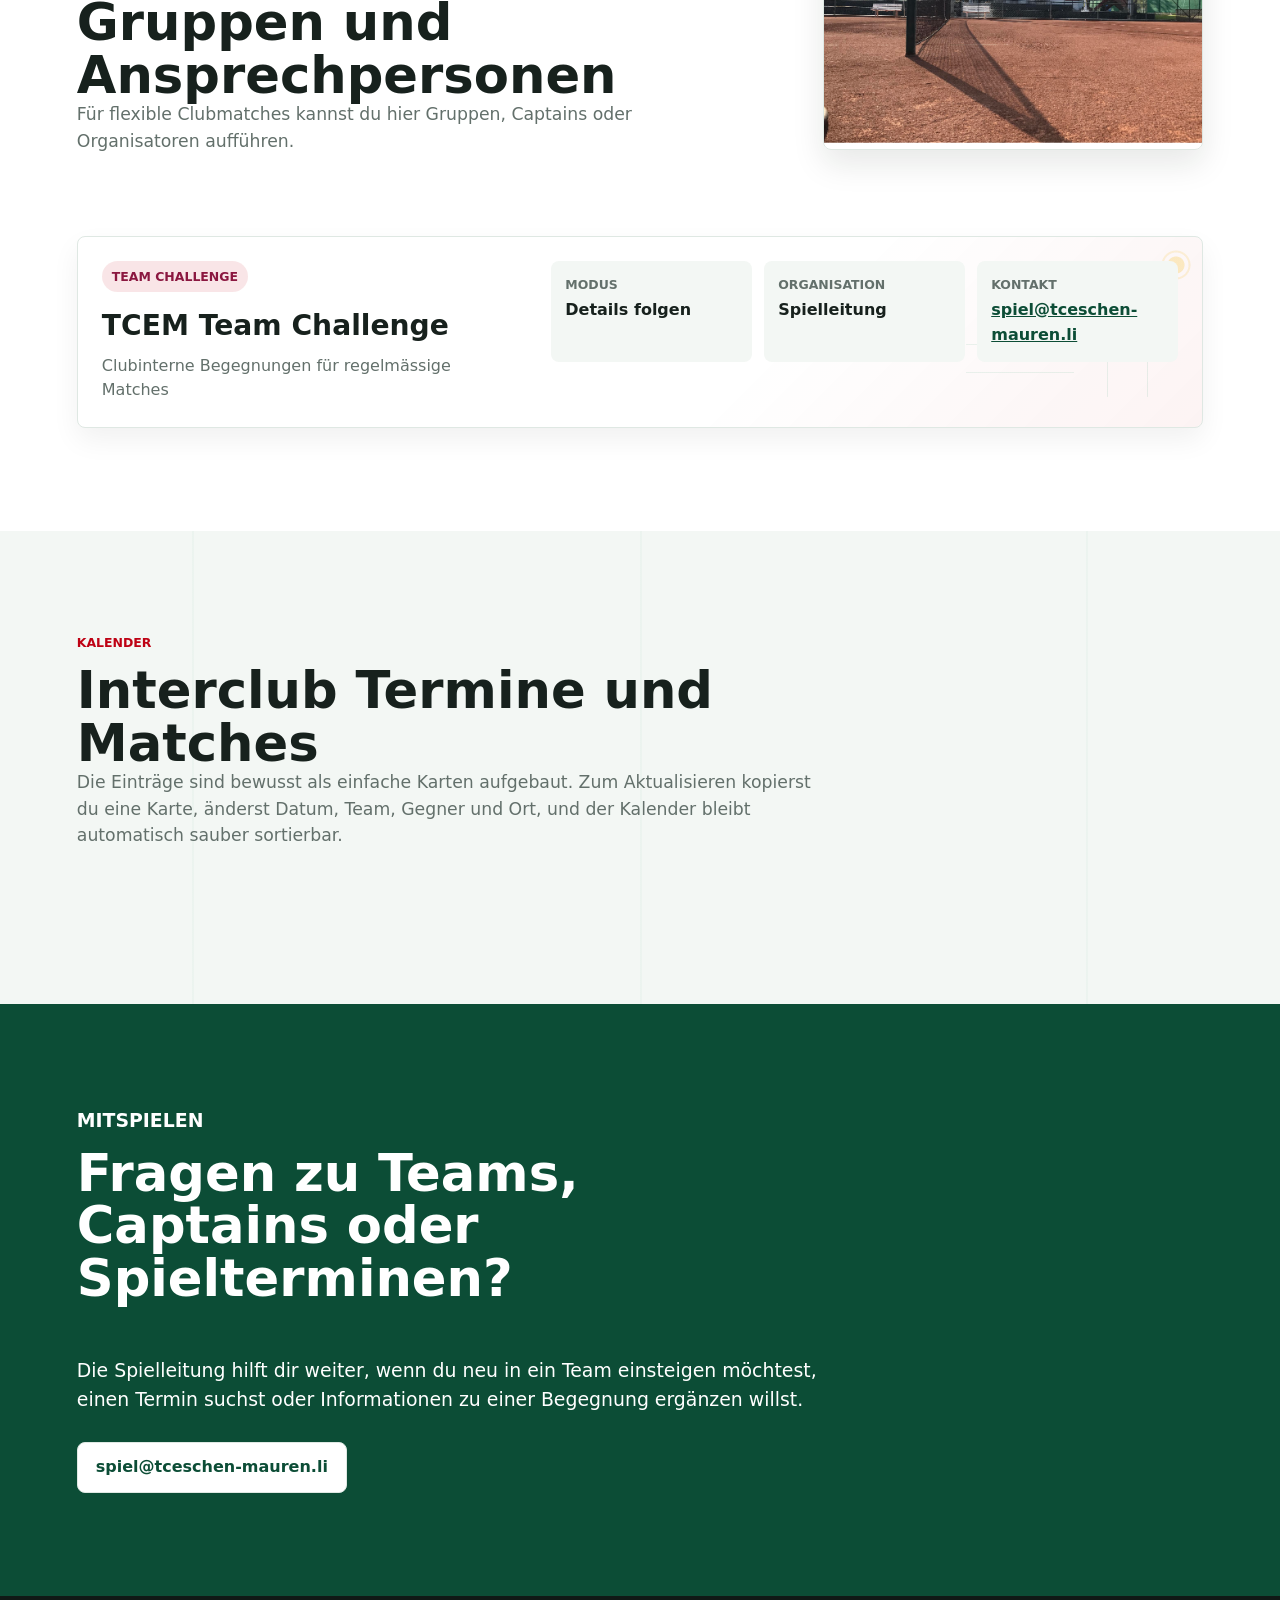
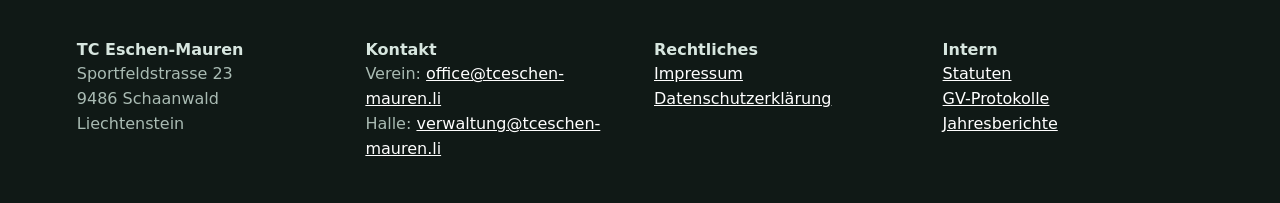
<file: spielbetrieb.html>
<!DOCTYPE html>
<html lang="de">
<head>
  <meta charset="UTF-8" />
  <meta name="viewport" content="width=device-width, initial-scale=1.0" />
  <meta name="description" content="Spielbetrieb beim TC Eschen-Mauren: Interclub, Junioren Interclub und Team Challenge." />
  <title>Spielbetrieb | TC Eschen-Mauren</title>
  <link rel="stylesheet" href="styles.css?v=20260816-45" />
  <link rel="icon" type="image/png" href="assets/logos/alternate_logo.png" />
</head>
<body>
  <div data-include="site-header" data-active="spielbetrieb"></div>

  <main>
    <section class="hero home-hero">
      <div class="hero-content">
        <p class="eyebrow">Spielbetrieb</p>
        <h2>Interclub, Junioren Interclub und Team Challenge</h2>
        <p class="hero-copy">Hier findet der sportliche Kalender des TC Eschen-Mauren seinen Platz: Teams, Heimspiele, Auswärtspartien und die wichtigsten Termine der Saison.</p>
        <div class="hero-actions">
          <a class="button primary" href="#interclub-kalender">Zum Kalender</a>
          <a class="button secondary" href="mailto:spiel@tceschen-mauren.li">Kontakt Spielleitung</a>
        </div>
      </div>
      <figure class="hero-visual home-hero-image" aria-label="Tennisanlage des TC Eschen-Mauren">
        <img src="assets/club/club_3.jpeg" alt="Tennisanlage des TC Eschen-Mauren" />
      </figure>
    </section>

    <section class="matchday-section" data-matchday hidden aria-label="Matchday"></section>

    <section class="quick-links" aria-label="Schnellzugriff Spielbetrieb">
      <a href="#interclub">
        <span>Interclub</span>
        <strong>Teams, Begegnungen und Resultate</strong>
      </a>
      <a href="#junioren-interclub">
        <span>Junioren Interclub</span>
        <strong>Nachwuchs-Teams und Spieltage</strong>
      </a>
      <a href="#team-challenge">
        <span>Team Challenge</span>
        <strong>Flexible Matches für Clubspieler</strong>
      </a>
    </section>

    <section class="section" id="interclub">
      <div class="section-with-image">
        <div>
          <div class="section-heading">
            <p class="eyebrow">Teams</p>
            <h2>Interclub Mannschaften und Captains</h2>
            <p class="section-intro">Die Teamlisten sind als einfache Karten aufgebaut. Pro Mannschaft kannst du Liga, Captain und Kontakt direkt im HTML anpassen.</p>
          </div>

      <div class="team-list" data-team-list="interclub"></div>
        </div>
        <figure class="section-side-image">
          <img src="assets/club/club_1.jpeg" alt="Tennisanlage des TC Eschen-Mauren" />
        </figure>
      </div>
    </section>

    <section class="section muted" id="junioren-interclub">
      <div class="section-with-image">
        <div>
          <div class="section-heading">
            <p class="eyebrow">Nachwuchs</p>
            <h2>Junioren Interclub Teams</h2>
            <p class="section-intro">Hier haben die Juniorenteams ihren eigenen Bereich. Wenn ihr mehrere Altersklassen habt, kannst du einfach weitere Karten ergänzen.</p>
          </div>

      <div class="team-list" data-team-list="junioren"></div>
        </div>
        <figure class="section-side-image">
          <img src="assets/club/club_2.jpg" alt="Tennisclub Nachwuchsbereich" />
        </figure>
      </div>
    </section>

    <section class="section" id="team-challenge">
      <div class="section-with-image">
        <div>
          <div class="section-heading">
            <p class="eyebrow">Team Challenge</p>
            <h2>Team Challenge Gruppen und Ansprechpersonen</h2>
            <p class="section-intro">Für flexible Clubmatches kannst du hier Gruppen, Captains oder Organisatoren aufführen.</p>
          </div>

      <div class="team-list" data-team-list="challenge"></div>
        </div>
        <figure class="section-side-image">
          <img src="assets/club/club_3.jpeg" alt="Tennisplätze des TC Eschen-Mauren" />
        </figure>
      </div>
    </section>

    <section class="section muted" id="interclub-kalender">
      <div class="section-heading">
        <p class="eyebrow">Kalender</p>
        <h2>Interclub Termine und Matches</h2>
        <p class="section-intro">Die Einträge sind bewusst als einfache Karten aufgebaut. Zum Aktualisieren kopierst du eine Karte, änderst Datum, Team, Gegner und Ort, und der Kalender bleibt automatisch sauber sortierbar.</p>
      </div>

      <div class="match-calendar" data-match-calendar aria-label="Interclub Spielkalender"></div>
    </section>

    <section class="section accent">
      <div class="section-heading">
        <p class="eyebrow">Mitspielen</p>
        <h2>Fragen zu Teams, Captains oder Spielterminen?</h2>
      </div>
      <p>Die Spielleitung hilft dir weiter, wenn du neu in ein Team einsteigen möchtest, einen Termin suchst oder Informationen zu einer Begegnung ergänzen willst.</p>
      <div class="hero-actions">
        <a class="button secondary" href="mailto:spiel@tceschen-mauren.li">spiel@tceschen-mauren.li</a>
      </div>
    </section>
  </main>

  <div data-include="site-footer"></div>

  <script src="js/includes.js?v=20260729-1" defer></script>
  <script src="js/teams-data.js?v=20260712-1" defer></script>
  <script src="js/matches-data.js?v=20260712-1" defer></script>
  <script src="js/script.js?v=20260816-45" defer></script>
</body>
</html>
</file>
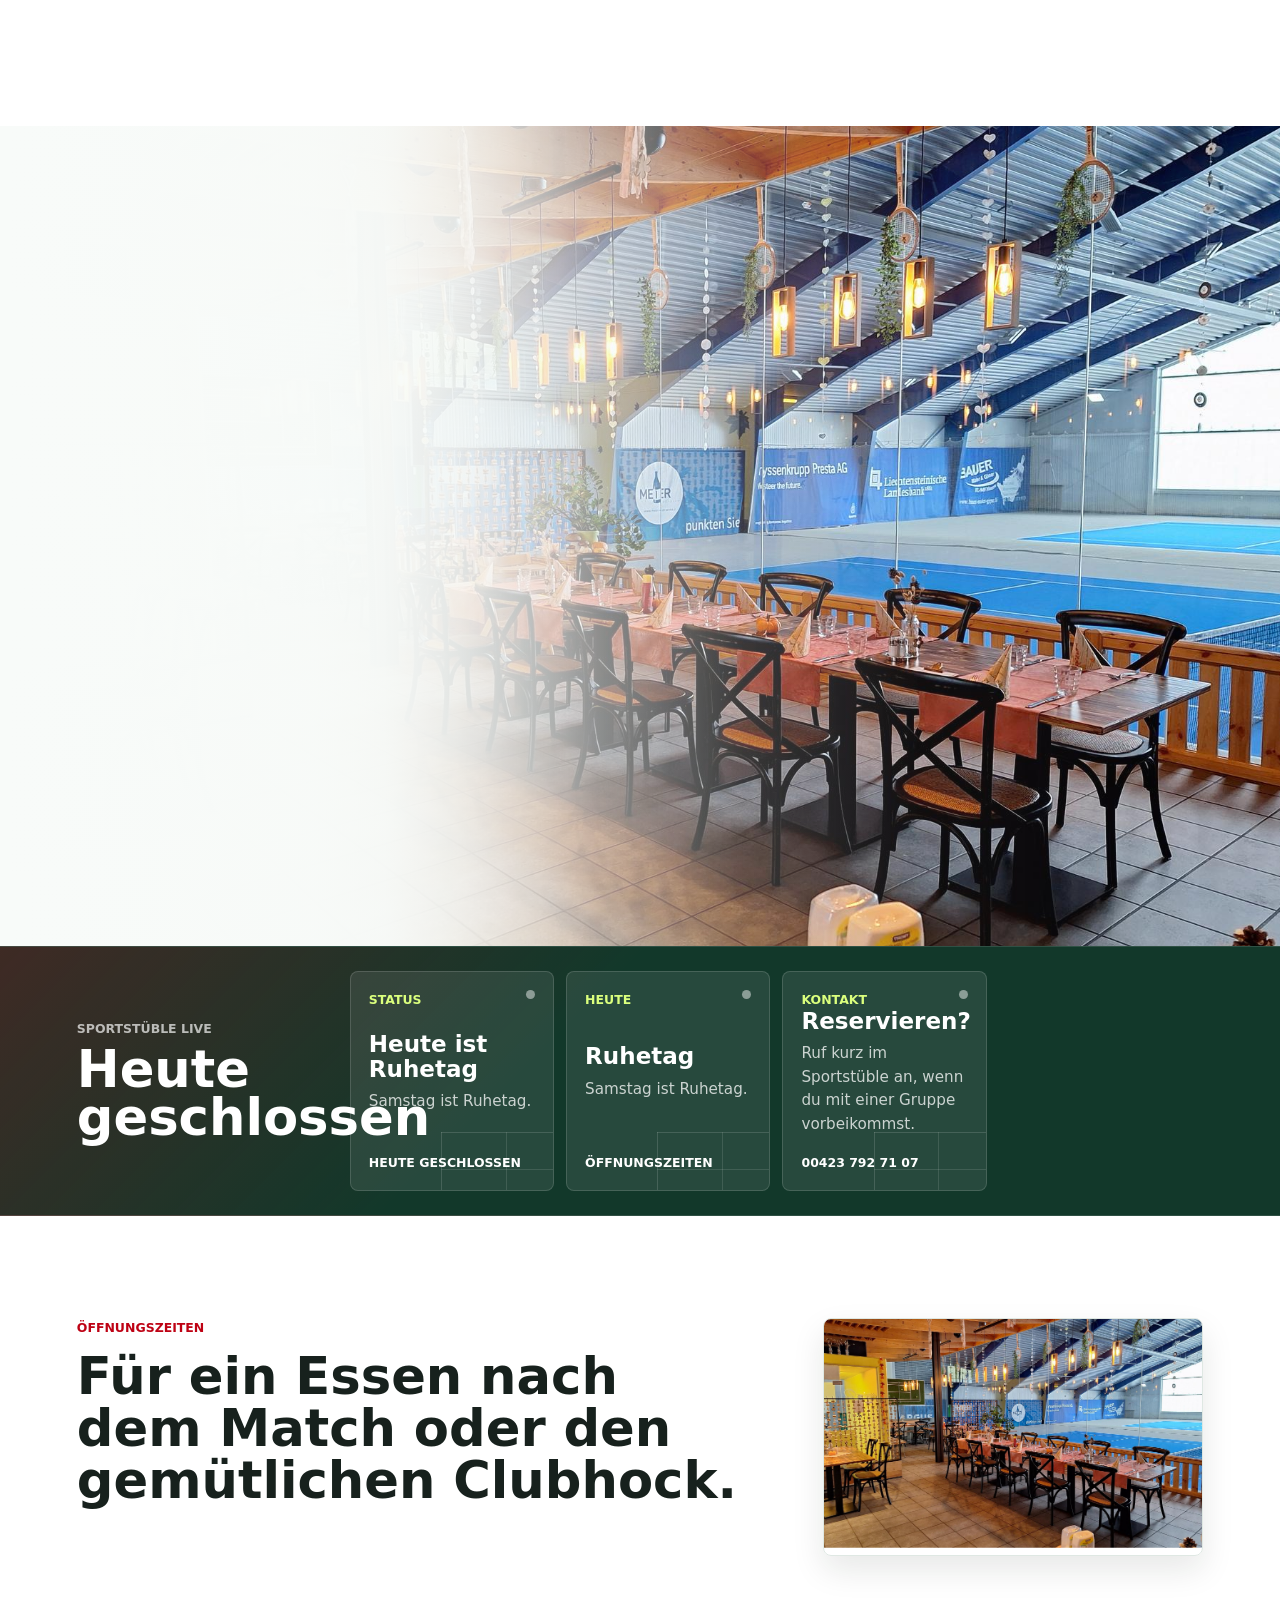
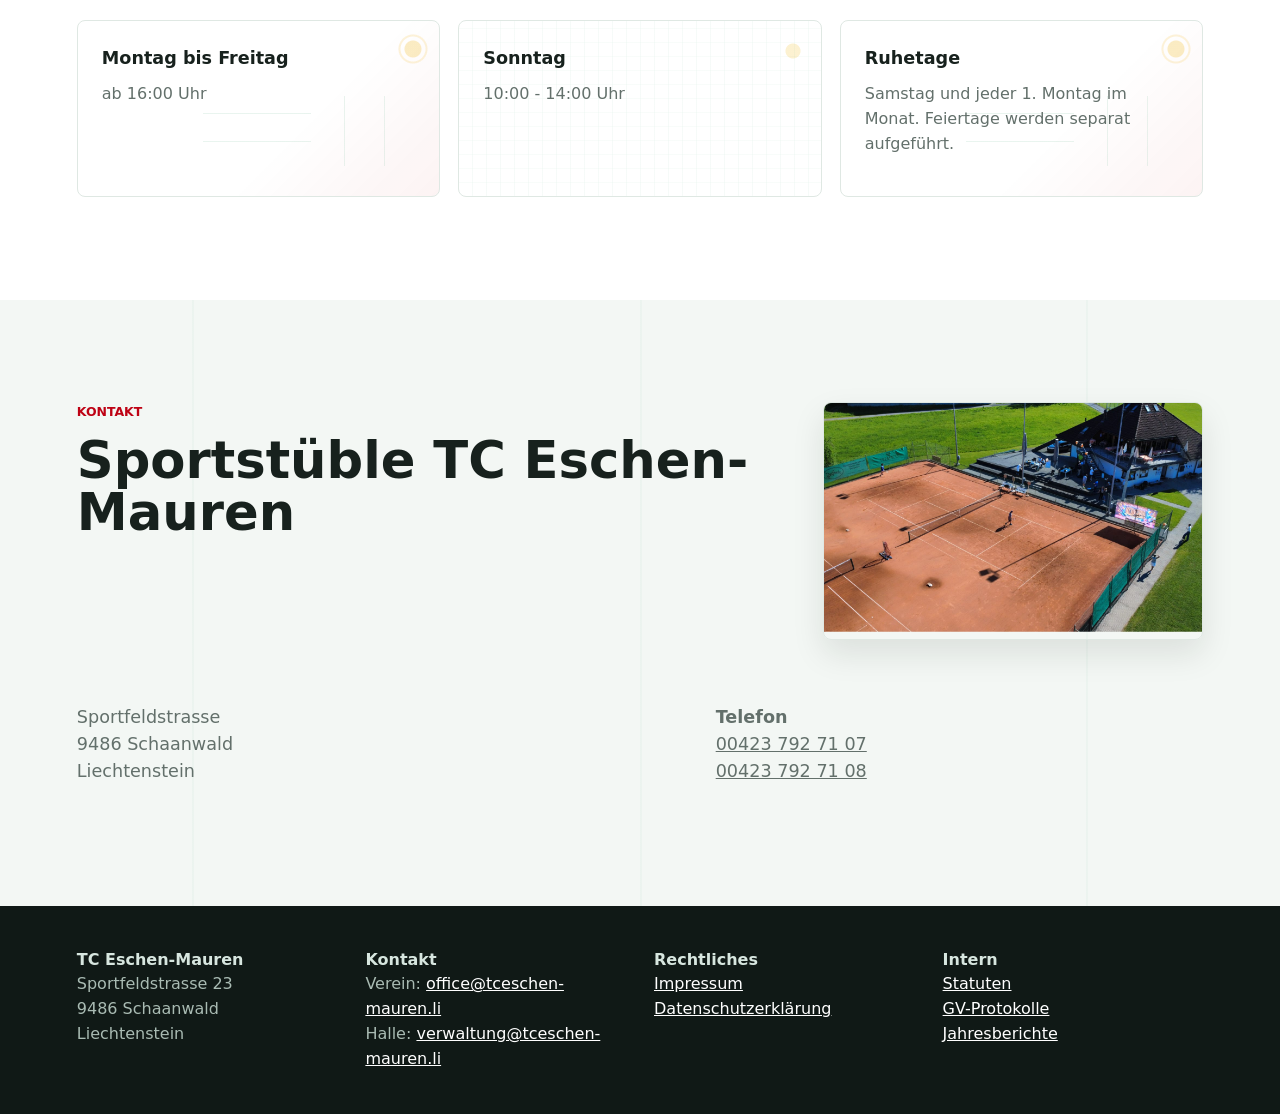
<file: sportstueble.html>
<!DOCTYPE html>
<html lang="de">
<head>
  <meta charset="UTF-8" />
  <meta name="viewport" content="width=device-width, initial-scale=1.0" />
  <meta name="description" content="Sportstüble TC Eschen-Mauren: Restaurant beim Tennisclub in Schaanwald." />
  <title>Sportstüble | TC Eschen-Mauren</title>
  <link rel="stylesheet" href="styles.css?v=20260816-45" />
  <link rel="icon" type="image/png" href="assets/logos/alternate_logo.png" />
</head>
<body>
  <div data-include="site-header" data-active="sportstueble"></div>

  <main>
    <section class="hero home-hero">
      <div class="hero-content">
        <p class="eyebrow">Restaurant beim Tennisclub</p>
        <h1>Sportstüble</h1>
        <p class="hero-copy">Erstklassige Küche in angenehmer Atmosphäre, direkt bei den Aussen- und Innenanlagen des TC Eschen-Mauren.</p>
        <div class="hero-actions">
          <a class="button primary" href="tel:+4237927107">Anrufen</a>
          <a class="button secondary" href="https://maps.google.com/?q=Sportfeldstrasse%2C%209486%20Schaanwald">Route</a>
          <a class="button secondary" href="gallery.html?filter=sportstueble">Bilder ansehen</a>
        </div>
      </div>
      <figure class="hero-visual home-hero-image" aria-label="Sportstüble Halle">
        <img src="assets/sportstüble/halle_1.jpg" alt="Sportstüble Halle beim TC Eschen-Mauren" />
      </figure>
    </section>

    <section class="sportstueble-pulse" data-sportstueble-status aria-live="polite" aria-label="Sportstüble Öffnungsstatus"></section>

    <section class="section">
      <div class="section-with-image">
        <div>
          <div class="section-heading">
            <p class="eyebrow">Öffnungszeiten</p>
            <h2>Für ein Essen nach dem Match oder den gemütlichen Clubhock.</h2>
          </div>
          <div class="info-grid">
            <article>
              <h3>Montag bis Freitag</h3>
              <p>ab 16:00 Uhr</p>
            </article>
            <article>
              <h3>Sonntag</h3>
              <p>10:00 - 14:00 Uhr</p>
            </article>
            <article>
              <h3>Ruhetage</h3>
              <p>Samstag und jeder 1. Montag im Monat. Feiertage werden separat aufgeführt.</p>
            </article>
          </div>
        </div>
        <figure class="section-side-image">
          <img src="assets/sportstüble/halle_1.jpg" alt="Innenbereich des Sportstüble" />
        </figure>
      </div>
    </section>

    <section class="section muted">
      <div class="section-with-image">
        <div>
          <div class="section-heading">
            <p class="eyebrow">Kontakt</p>
            <h2>Sportstüble TC Eschen-Mauren</h2>
          </div>
          <div class="two-column">
            <p>Sportfeldstrasse<br />9486 Schaanwald<br />Liechtenstein</p>
            <p><strong>Telefon</strong><br /><a href="tel:+4237927107">00423 792 71 07</a><br /><a href="tel:+4237927108">00423 792 71 08</a></p>
          </div>
        </div>
        <figure class="section-side-image">
          <img src="assets/club/club_1.jpeg" alt="Anlage des TC Eschen-Mauren" />
        </figure>
      </div>
    </section>
  </main>

  <div data-include="site-footer"></div>

  <script src="js/includes.js?v=20260729-1" defer></script>
  <script src="js/script.js?v=20260816-45" defer></script>
</body>
</html>
</file>
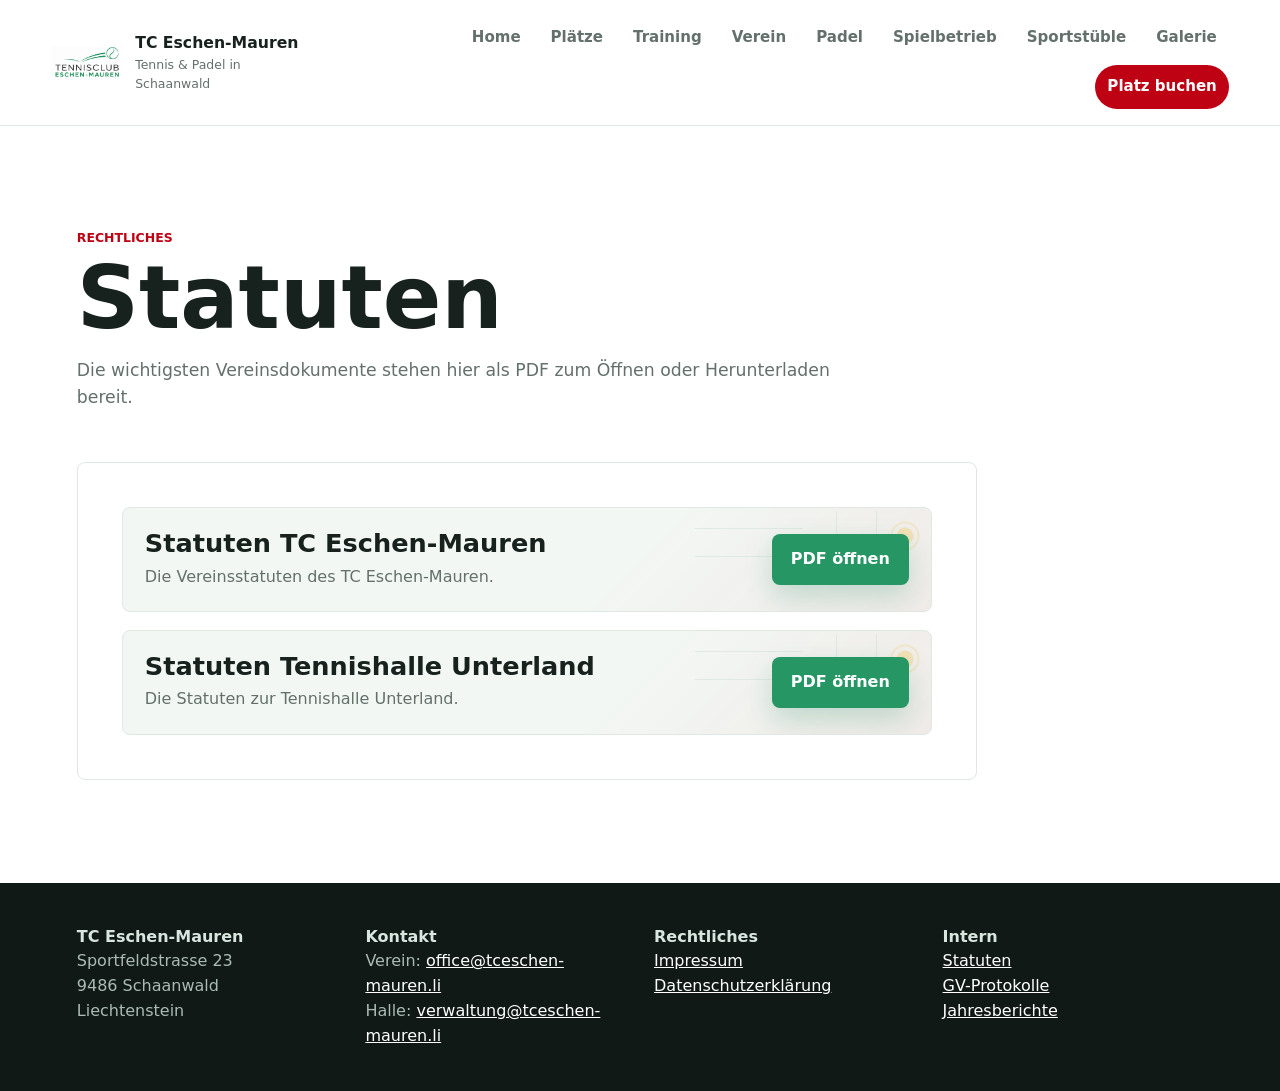
<file: statuten.html>
<!DOCTYPE html>
<html lang="de">
<head>
  <meta charset="UTF-8" />
  <meta name="viewport" content="width=device-width, initial-scale=1.0" />
  <meta name="description" content="Statuten des TC Eschen-Mauren als PDF-Dokumente." />
  <title>Statuten | TC Eschen-Mauren</title>
  <link rel="stylesheet" href="styles.css?v=20260816-45" />
  <link rel="icon" type="image/png" href="assets/logos/alternate_logo.png" />
</head>
<body>
  <div data-include="site-header" data-active=""></div>

  <main class="legal-page">
    <section class="section">
      <div class="section-heading">
        <p class="eyebrow">Rechtliches</p>
        <h1>Statuten</h1>
        <p class="section-intro">Die wichtigsten Vereinsdokumente stehen hier als PDF zum Öffnen oder Herunterladen bereit.</p>
      </div>

      <div class="legal-content">
        <div class="document-actions">
          <article class="document-card">
            <div>
              <h2>Statuten TC Eschen-Mauren</h2>
              <p>Die Vereinsstatuten des TC Eschen-Mauren.</p>
            </div>
            <a class="button primary" href="assets/documents/Statuten-Club-16.06.2023.pdf" target="_blank" rel="noopener">PDF öffnen</a>
          </article>

          <article class="document-card">
            <div>
              <h2>Statuten Tennishalle Unterland</h2>
              <p>Die Statuten zur Tennishalle Unterland.</p>
            </div>
            <a class="button primary" href="assets/documents/Statuten-Halle-18.08.2015.pdf" target="_blank" rel="noopener">PDF öffnen</a>
          </article>
        </div>
      </div>
    </section>
  </main>

  <div data-include="site-footer"></div>

  <script src="js/includes.js?v=20260729-1" defer></script>
  <script src="js/script.js?v=20260816-45" defer></script>
</body>
</html>
</file>
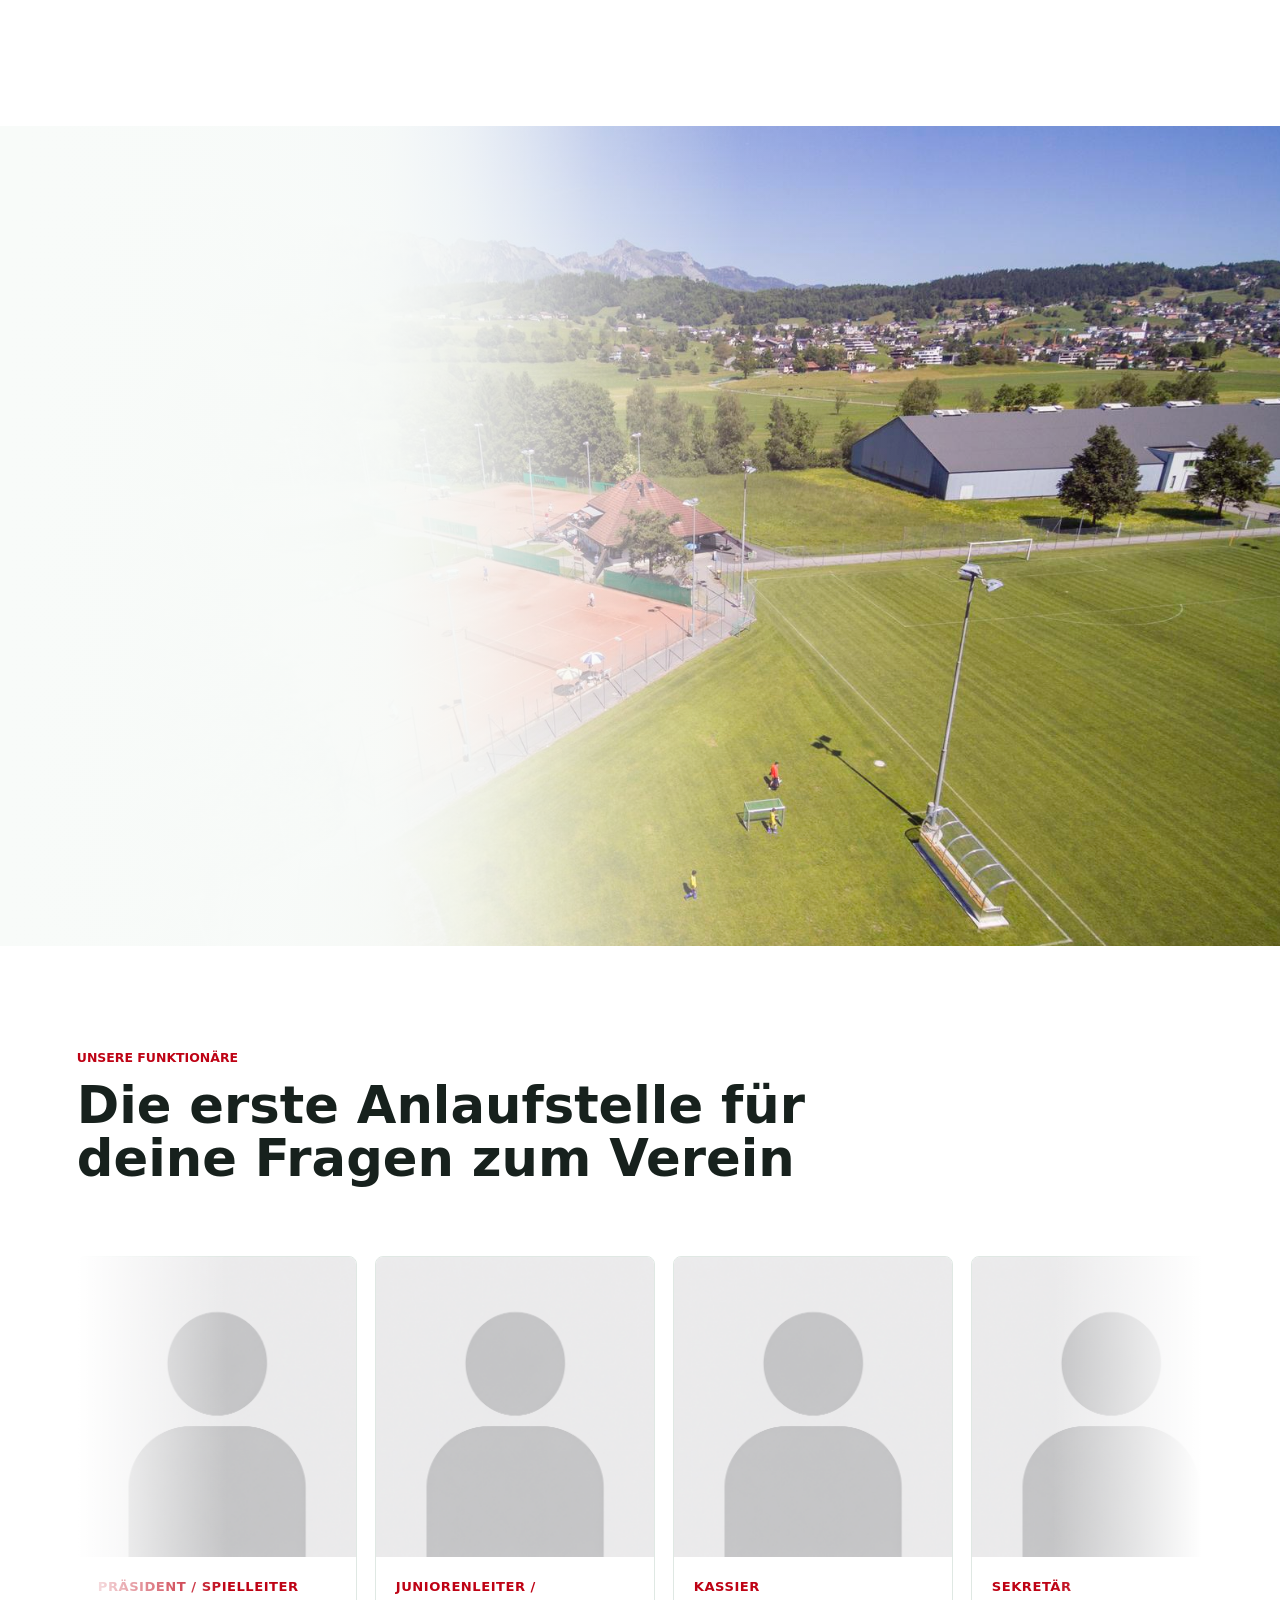
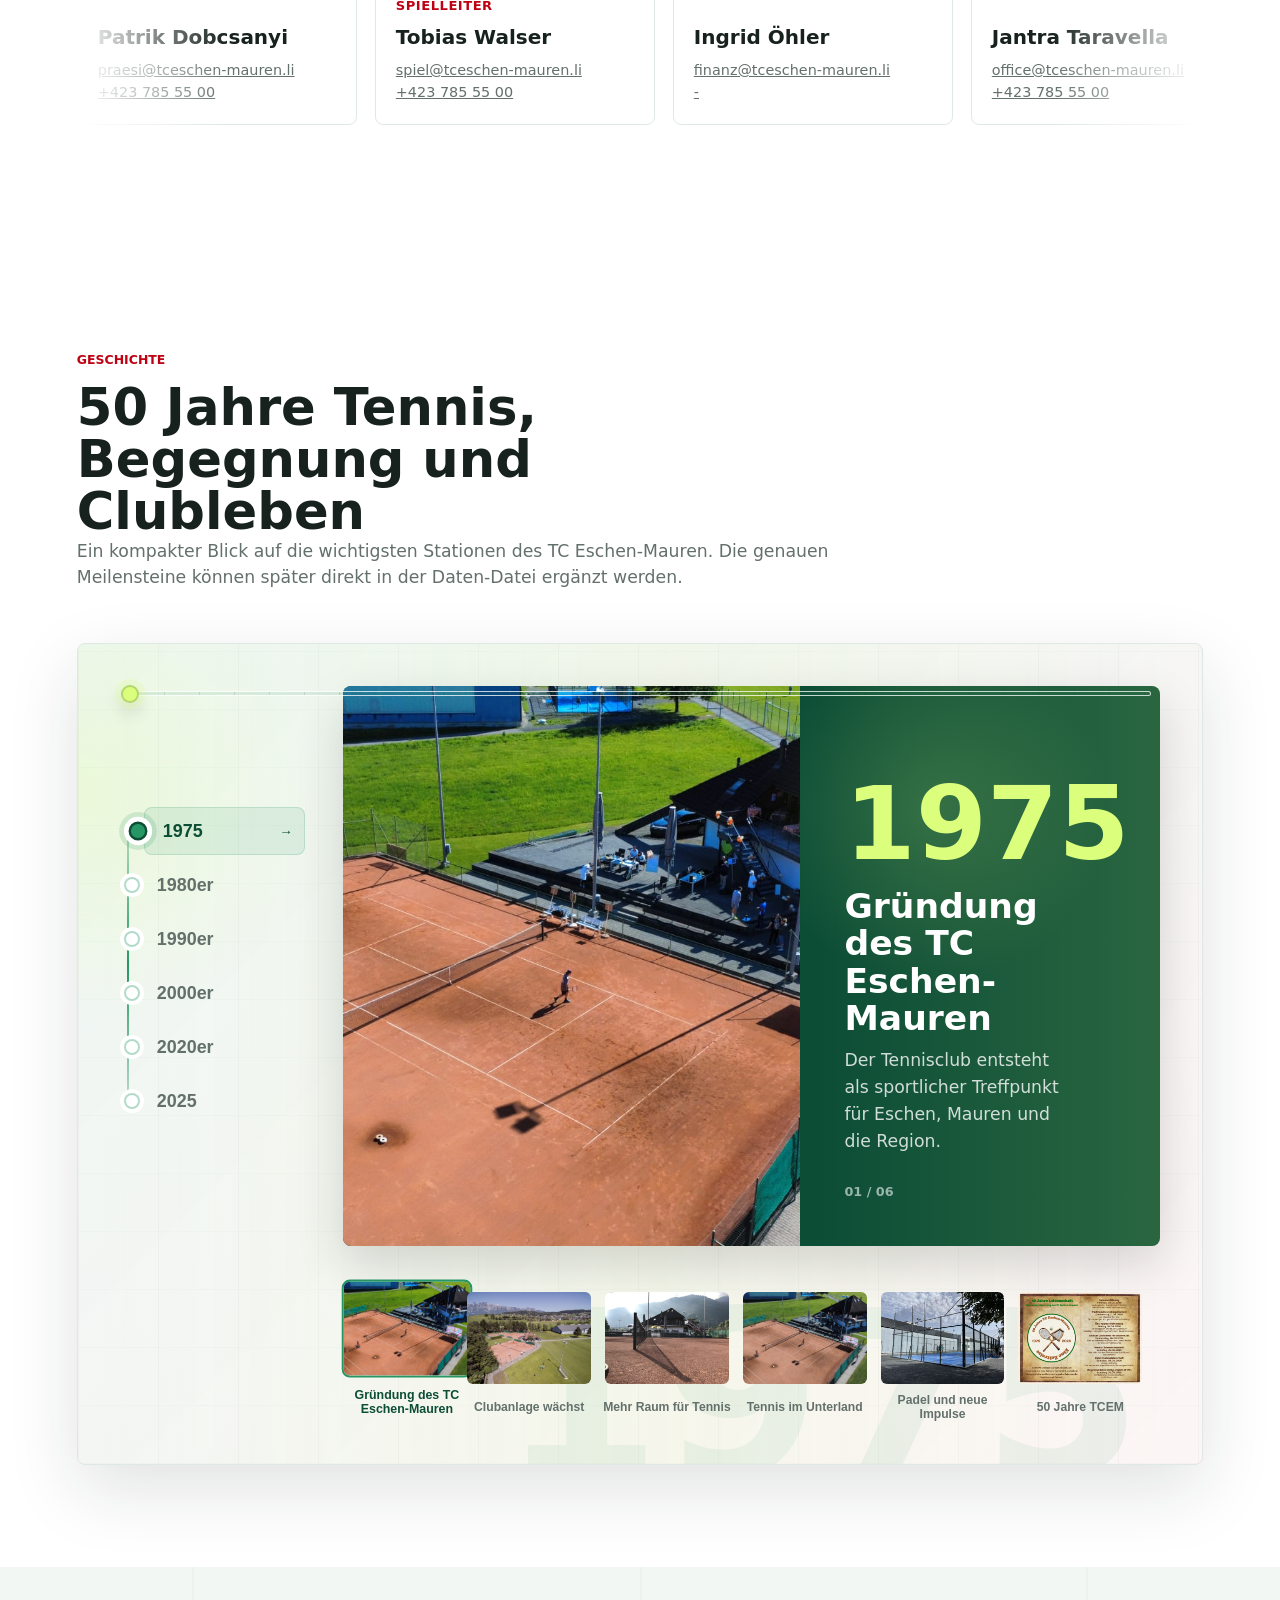
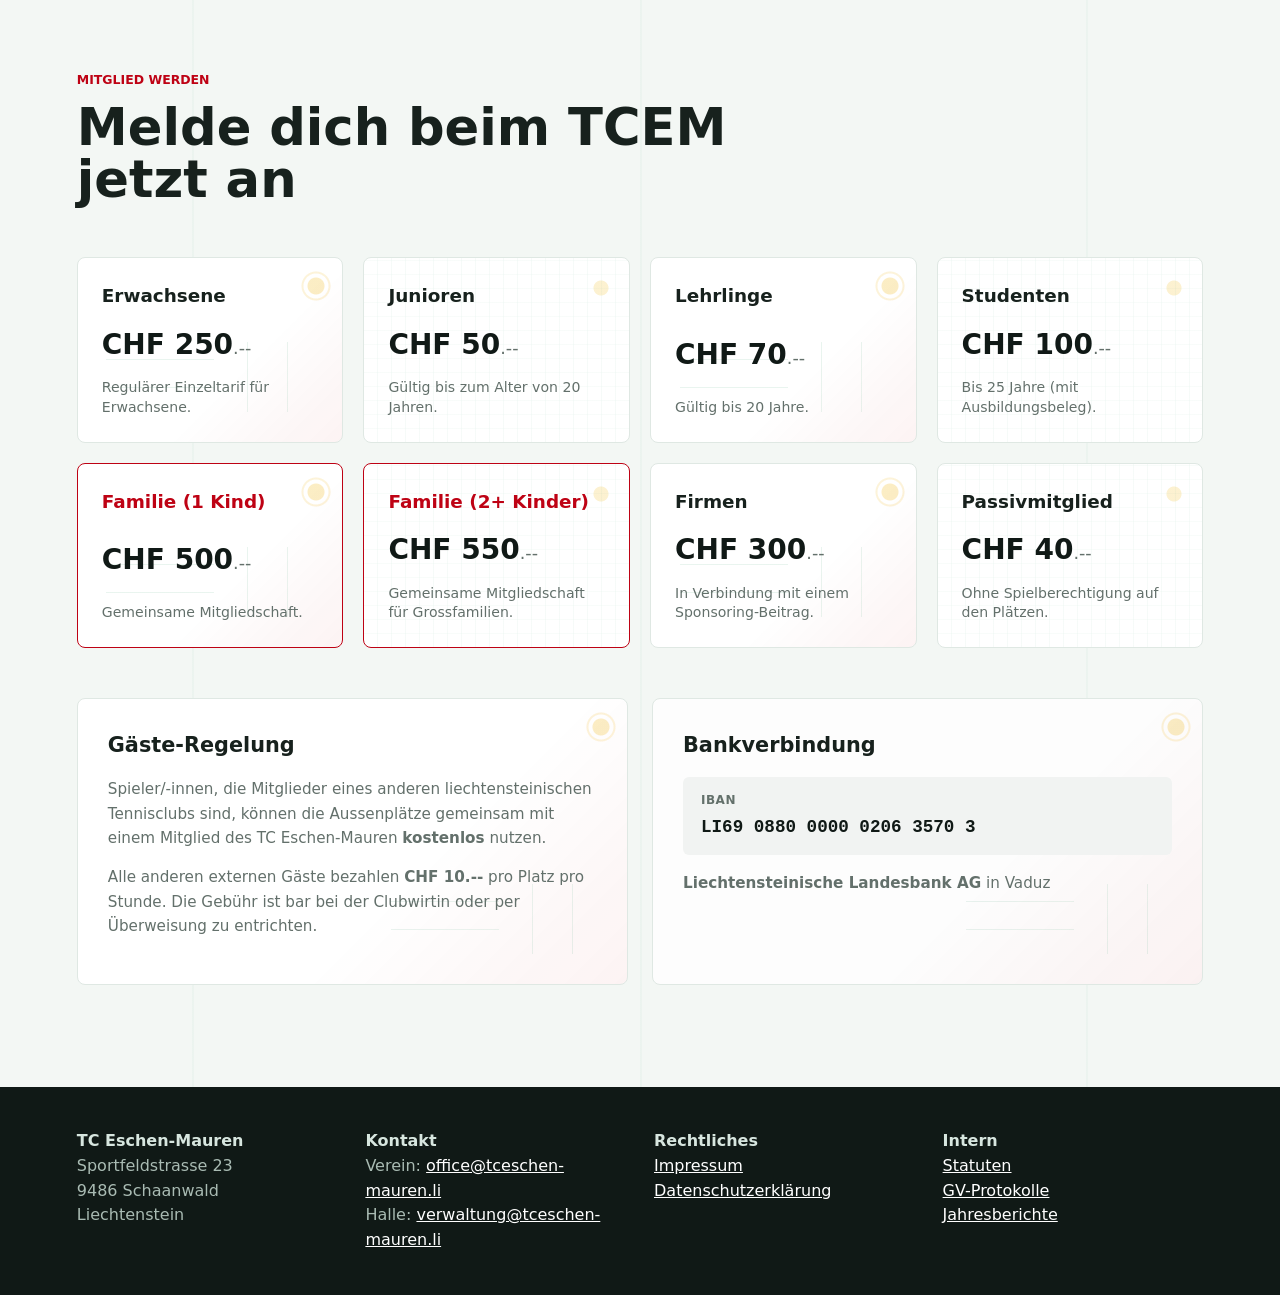
<file: verein.html>
<!DOCTYPE html>
<html lang="de">
<head>
  <meta charset="UTF-8" />
  <meta name="viewport" content="width=device-width, initial-scale=1.0" />
  <meta name="description" content="TC Eschen Mauren: Der Verein." />
  <title>Verein | TC Eschen-Mauren</title>
  <link rel="stylesheet" href="styles.css?v=20260816-45" />
  <link rel="icon" type="image/png" href="assets/logos/alternate_logo.png" />
</head>
<body>
  <div data-include="site-header" data-active="verein"></div>

  <main>
    <section class="hero home-hero">
      <div class="hero-content">
        <p class="eyebrow">Verein</p>
        <h2>Ein Club für Spiel, Nachwuchs und Gemeinschaft</h2>
        <p class="hero-copy">Der TC Eschen-Mauren ist der Treffpunkt für Tennisbegeisterte aus Eschen, Mauren, Schaanwald und der Region.</p>
        <div class="hero-actions">
          <a class="button primary" href="https://tceschen-mauren.li/antrag_neumitgliedschaft">Mitglied werden</a>
          <a class="button secondary" href="#mitglied">Preise</a>
        </div>
      </div>
      <figure class="hero-visual home-hero-image" aria-label="Clubanlage TC Eschen-Mauren">
        <img src="assets/club/club_2.jpg" alt="Clubanlage des TC Eschen-Mauren" />
      </figure>
    </section>

    <section class="section">
      <div class="section-heading">
        <p class="eyebrow">Unsere Funktionäre</p>
        <h2>Die erste Anlaufstelle für deine Fragen zum Verein</h2>
      </div>
      
      <div class="vorstand-marquee">
        <div class="vorstand-track" data-vorstand-track>
        </div>
        </div>
    </section>
    <section class="section" id="geschichte">
      <div class="section-heading">
        <p class="eyebrow">Geschichte</p>
        <h2>50 Jahre Tennis, Begegnung und Clubleben</h2>
        <p class="section-intro">Ein kompakter Blick auf die wichtigsten Stationen des TC Eschen-Mauren. Die genauen Meilensteine können später direkt in der Daten-Datei ergänzt werden.</p>
      </div>

      <div class="club-timeline" data-club-timeline></div>
    </section>

    <section class="section muted" id="mitglied">
        <div class="section-heading">
        <p class="eyebrow">Mitglied werden</p>
        <h2>Melde dich beim TCEM jetzt an</h2>
      </div>
      <div class="pricing-grid" data-pricing-grid></div>

    <div class="info-split-wrapper">
        
        <div class="info-block">
        <h3>Gäste-Regelung</h3>
        <p>Spieler/-innen, die Mitglieder eines anderen liechtensteinischen Tennisclubs sind, können die Aussenplätze gemeinsam mit einem Mitglied des TC Eschen-Mauren <strong>kostenlos</strong> nutzen.</p>
        <p>Alle anderen externen Gäste bezahlen <strong>CHF 10.--</strong> pro Platz pro Stunde. Die Gebühr ist bar bei der Clubwirtin oder per Überweisung zu entrichten.</p>
        </div>

        <div class="info-block bank-details">
        <h3>Bankverbindung</h3>
        <div class="iban-box">
            <span class="label">IBAN</span>
            <code class="iban">LI69 0880 0000 0206 3570 3</code>
        </div>
        <p><strong>Liechtensteinische Landesbank AG</strong> in Vaduz</p>
        </div>

    </div>
    </section>
  </main>

  <div data-include="site-footer"></div>

  <script src="js/includes.js?v=20260729-1" defer></script>
  <script src="js/vorstand-data.js?v=20260712-1" defer></script>
  <script src="js/timeline-data.js?v=20260719-1" defer></script>
  <script src="js/membership-data.js?v=20260712-1" defer></script>
  <script src="js/script.js?v=20260816-45" defer></script>
</body>
</html>
</file>
<file: vorstand-cockpit/styles.css>
:root {
  color-scheme: light;
  --green-950: #10231a;
  --green-850: #183b2b;
  --green-700: #246845;
  --clay: #c66544;
  --sun: #f2c75c;
  --paper: #f7f4ec;
  --surface: #ffffff;
  --line: rgba(16, 35, 26, 0.12);
  --muted: #66736a;
  --shadow: 0 22px 70px rgba(16, 35, 26, 0.12);
}

* {
  box-sizing: border-box;
}

body {
  margin: 0;
  font-family: Inter, ui-sans-serif, system-ui, -apple-system, BlinkMacSystemFont, "Segoe UI", sans-serif;
  color: var(--green-950);
  background: var(--paper);
}

a {
  color: inherit;
}

button {
  font: inherit;
}

.app-header {
  position: sticky;
  top: 0;
  z-index: 10;
  display: flex;
  align-items: center;
  justify-content: space-between;
  gap: 20px;
  padding: 18px clamp(18px, 4vw, 54px);
  background: rgba(247, 244, 236, 0.92);
  border-bottom: 1px solid var(--line);
  backdrop-filter: blur(18px);
}

.brand {
  display: inline-flex;
  align-items: center;
  gap: 12px;
  font-size: 1.08rem;
  font-weight: 900;
  text-decoration: none;
}

.brand img {
  width: 44px;
  height: 44px;
  object-fit: contain;
}

.top-nav {
  display: flex;
  gap: 6px;
}

.top-nav a {
  padding: 10px 14px;
  border-radius: 999px;
  color: var(--muted);
  font-size: 0.92rem;
  font-weight: 850;
  text-decoration: none;
}

.top-nav a:hover {
  color: var(--green-950);
  background: rgba(36, 104, 69, 0.09);
}

main {
  width: min(1180px, 100%);
  margin: 0 auto;
  padding: clamp(18px, 4vw, 54px);
}

.eyebrow {
  margin: 0 0 10px;
  color: var(--clay);
  font-size: 0.76rem;
  font-weight: 950;
  letter-spacing: 0.08em;
  text-transform: uppercase;
}

.simple-grid {
  display: grid;
  grid-template-columns: 1fr;
  gap: 18px;
  align-items: start;
  margin-top: 0;
}

.side-stack {
  display: grid;
  gap: 18px;
}

.panel {
  padding: clamp(20px, 3vw, 30px);
  background: var(--surface);
  border: 1px solid var(--line);
  border-radius: 8px;
  box-shadow: 0 12px 34px rgba(16, 35, 26, 0.07);
}

.section-head {
  display: flex;
  align-items: center;
  justify-content: space-between;
  gap: 18px;
  margin-bottom: 22px;
}

.section-head.compact {
  margin-bottom: 14px;
}

.section-head h2 {
  margin: 0;
  font-size: clamp(1.45rem, 3vw, 2.2rem);
  line-height: 1;
}

.task-filter-bar {
  display: flex;
  align-items: center;
  flex-wrap: wrap;
  justify-content: flex-end;
  gap: 10px;
}

.segmented {
  display: inline-flex;
  padding: 4px;
  background: rgba(16, 35, 26, 0.06);
  border-radius: 999px;
}

.segmented button {
  min-width: 64px;
  padding: 9px 14px;
  color: var(--muted);
  background: transparent;
  border: 0;
  border-radius: 999px;
  cursor: pointer;
  font-size: 0.86rem;
  font-weight: 900;
}

.segmented button.is-active {
  color: #fff;
  background: var(--green-700);
}

.person-filter {
  display: inline-flex;
  align-items: center;
  gap: 8px;
  min-height: 42px;
  padding: 4px 4px 4px 12px;
  color: var(--muted);
  background: rgba(16, 35, 26, 0.06);
  border-radius: 999px;
  font-size: 0.82rem;
  font-weight: 900;
}

.person-filter select {
  min-height: 34px;
  padding: 0 32px 0 12px;
  color: var(--green-950);
  background: #fff;
  border: 1px solid var(--line);
  border-radius: 999px;
  font: inherit;
}

.task-list {
  display: grid;
  gap: 12px;
}

.task-card {
  display: grid;
  grid-template-columns: minmax(0, 1fr) auto;
  gap: 16px;
  align-items: center;
  padding: 18px;
  border: 1px solid var(--line);
  border-radius: 8px;
  background: #fff;
}

.task-card.is-late {
  border-color: rgba(198, 101, 68, 0.55);
  background: linear-gradient(90deg, rgba(198, 101, 68, 0.16), #fff 42%);
  box-shadow: 0 14px 32px rgba(198, 101, 68, 0.16);
}

.task-card.is-done {
  color: rgba(16, 35, 26, 0.68);
  background: rgba(16, 35, 26, 0.035);
}

.task-card.is-progress {
  border-color: rgba(242, 199, 92, 0.7);
  background: linear-gradient(90deg, rgba(242, 199, 92, 0.14), #fff 42%);
}

.task-card strong {
  display: block;
  font-size: 1.08rem;
  line-height: 1.25;
}

.task-card small {
  display: block;
  margin-top: 7px;
  color: var(--muted);
  font-size: 0.88rem;
  font-weight: 750;
}

.due-pill {
  min-width: 92px;
  padding: 10px 12px;
  color: var(--green-850);
  background: #fff;
  border: 1px solid var(--line);
  border-radius: 999px;
  text-align: center;
  font-size: 0.85rem;
  font-weight: 950;
}

.due-pill.is-late {
  color: #fff;
  background: #c6422b;
  border-color: #c6422b;
  box-shadow: 0 10px 24px rgba(198, 66, 43, 0.28);
}

.task-actions {
  display: flex;
  align-items: center;
  justify-content: flex-end;
  gap: 10px;
}

.task-inline-action {
  max-height: 0;
  margin-top: 0;
  opacity: 0;
  overflow: hidden;
  transform: translateY(-4px);
  transition: max-height 180ms ease, margin-top 180ms ease, opacity 160ms ease, transform 180ms ease;
}

.task-card:hover .task-inline-action,
.task-card:focus-within .task-inline-action {
  max-height: 48px;
  margin-top: 12px;
  opacity: 1;
  transform: translateY(0);
}

.open-button,
.progress-button,
.done-button {
  min-height: 40px;
  padding: 9px 16px;
  border-radius: 6px;
  cursor: pointer;
  font-size: 0.85rem;
  font-weight: 950;
}

.open-button {
  color: var(--green-950);
  background: #fff;
  border: 1px solid var(--line);
}

.progress-button {
  color: var(--green-950);
  background: var(--sun);
  border: 1px solid var(--sun);
}

.done-button {
  color: #fff;
  background: var(--green-700);
  border: 1px solid var(--green-700);
}

.done-button:hover {
  background: var(--green-850);
}

.progress-label,
.done-label {
  display: inline-flex;
  align-items: center;
  min-height: 40px;
  padding: 9px 14px;
  color: var(--green-700);
  background: rgba(36, 104, 69, 0.08);
  border-radius: 6px;
  font-size: 0.85rem;
  font-weight: 950;
}

.progress-label {
  margin-top: 10px;
  color: #705515;
  background: rgba(242, 199, 92, 0.25);
  border-radius: 6px;
}

.meeting-card {
  display: grid;
  grid-template-columns: auto minmax(0, 1fr);
  gap: 18px;
  align-items: center;
  padding: 20px;
  color: #fff;
  background: linear-gradient(135deg, var(--green-950), var(--green-700));
  border-radius: 8px;
}

.meeting-date {
  display: grid;
  place-items: center;
  width: 92px;
  min-height: 92px;
  background: rgba(255, 255, 255, 0.14);
  border: 1px solid rgba(255, 255, 255, 0.22);
  border-radius: 8px;
}

.meeting-date span {
  color: var(--sun);
  font-size: 0.8rem;
  font-weight: 950;
  text-transform: uppercase;
}

.meeting-date strong {
  font-size: 2.4rem;
  line-height: 1;
}

.meeting-card > div:last-child > strong {
  display: block;
  font-size: clamp(1.35rem, 3vw, 2.25rem);
  line-height: 1.08;
}

.meeting-card p {
  max-width: 760px;
  margin: 10px 0 0;
  color: rgba(255, 255, 255, 0.76);
  line-height: 1.55;
}

.backlog-list {
  display: grid;
  grid-template-columns: repeat(3, minmax(0, 1fr));
  gap: 12px;
}

.backlog-card {
  min-height: 170px;
  padding: 18px;
  background:
    linear-gradient(135deg, rgba(242, 199, 92, 0.14), rgba(36, 104, 69, 0.05)),
    #fff;
  border: 1px solid var(--line);
  border-radius: 8px;
}

.backlog-card span {
  display: inline-flex;
  margin-bottom: 12px;
  padding: 6px 9px;
  color: #705515;
  background: rgba(242, 199, 92, 0.24);
  border-radius: 999px;
  font-size: 0.76rem;
  font-weight: 950;
}

.backlog-card strong {
  display: block;
  font-size: 1.05rem;
  line-height: 1.25;
}

.backlog-card p {
  margin: 10px 0 0;
  color: var(--muted);
  line-height: 1.5;
}

.contact-list {
  display: grid;
  gap: 10px;
}

.contact-card {
  display: grid;
  grid-template-columns: minmax(0, 1fr) auto;
  gap: 16px;
  align-items: center;
  padding: 16px;
  background: #fff;
  border: 1px solid var(--line);
  border-radius: 8px;
}

.contact-card span {
  display: block;
  margin-bottom: 6px;
  color: var(--muted);
  font-size: 0.78rem;
  font-weight: 950;
  text-transform: uppercase;
}

.contact-card strong {
  display: block;
  font-size: 1.08rem;
}

.contact-card p {
  margin: 8px 0 0;
  color: var(--muted);
  line-height: 1.45;
}

.contact-links {
  display: flex;
  flex-wrap: wrap;
  justify-content: flex-end;
  gap: 8px;
}

.contact-links a,
.contact-links span {
  display: inline-flex;
  align-items: center;
  min-height: 36px;
  padding: 8px 11px;
  color: var(--green-850);
  background: rgba(36, 104, 69, 0.08);
  border-radius: 999px;
  font-size: 0.82rem;
  font-weight: 900;
  text-decoration: none;
}

.calendar-frame {
  overflow: hidden;
  height: min(720px, 78vh);
  min-height: 560px;
  background: #fff;
  border: 1px solid var(--line);
  border-radius: 8px;
}

.calendar-frame iframe {
  display: block;
  width: 100%;
  height: 100%;
  border: 0;
}

.link-list {
  display: grid;
  gap: 10px;
}

.link-list a {
  display: flex;
  align-items: center;
  justify-content: space-between;
  gap: 12px;
  min-height: 54px;
  padding: 14px 16px;
  color: var(--green-950);
  background: rgba(16, 35, 26, 0.04);
  border: 1px solid var(--line);
  border-radius: 8px;
  font-weight: 900;
  text-decoration: none;
}

.link-list span {
  color: var(--muted);
  font-size: 0.82rem;
}

.empty-state {
  padding: 26px;
  color: var(--muted);
  background: rgba(16, 35, 26, 0.04);
  border-radius: 8px;
  text-align: center;
}

@media (max-width: 680px) {
  .app-header {
    align-items: flex-start;
    flex-direction: column;
  }

  main {
    padding: 16px;
  }

  .task-card {
    grid-template-columns: 1fr;
  }

  .backlog-list {
    grid-template-columns: 1fr;
  }

  .contact-card {
    grid-template-columns: 1fr;
  }

  .contact-links {
    justify-content: flex-start;
  }

  .task-actions {
    align-items: stretch;
    flex-direction: column;
  }

  .task-inline-action {
    max-height: 48px;
    margin-top: 12px;
    opacity: 1;
    transform: none;
  }

  .section-head {
    align-items: flex-start;
    flex-direction: column;
  }

  .task-filter-bar {
    justify-content: flex-start;
    width: 100%;
  }
}
</file>
<file: styles.css>
:root {
  --green: #259664;
  --green-dark: #0c4d36;
  --green-light: #e8f5e9;
  --red: #be0214;
  --ink: #17211d;
  --muted: #63706b;
  --line: #dfe8e3;
  --paper: #ffffff;
  --soft: #f3f7f4;
  --sun: #f4c542;
  --shadow: 0 24px 70px rgba(23, 33, 29, 0.13);
  --court-line-soft: rgba(37, 150, 100, 0.11);
  --court-line-warm: rgba(190, 2, 20, 0.055);
  --ball-mark: rgba(244, 197, 66, 0.34);
  color-scheme: light;
}

* {
  box-sizing: border-box;
}

html {
  scroll-behavior: smooth;
}

body {
  margin: 0;
  color: var(--ink);
  background: var(--paper);
  font-family: Inter, ui-sans-serif, system-ui, -apple-system, BlinkMacSystemFont, "Segoe UI", sans-serif;
  line-height: 1.55;
}

.serve-intro {
  position: fixed;
  inset: 0;
  z-index: 1000;
  --intro-court-width: min(90vw, 1220px);
  --intro-court-height: min(58vh, 560px);
  --serve-ball-screen-x: 50vw;
  --serve-ball-screen-y: 68vh;
  overflow: hidden;
  pointer-events: none;
  background:
    radial-gradient(circle at 50% 48%, rgba(219, 255, 125, 0.13), transparent 24%),
    linear-gradient(145deg, rgba(190, 2, 20, 0.18), transparent 42%),
    linear-gradient(180deg, #12382a, #0b2a21);
  animation: serve-stage-exit 2500ms cubic-bezier(0.18, 0.74, 0.2, 1) forwards;
}

.serve-intro-logo {
  position: absolute;
  top: 50%;
  left: 50%;
  z-index: 3;
  width: clamp(132px, 17vw, 230px);
  height: auto;
  padding: 18px;
  background: rgba(255, 255, 255, 0.94);
  border-radius: 8px;
  box-shadow: 0 26px 70px rgba(0, 0, 0, 0.24);
  transform: translate(-50%, -50%) scale(0.9);
  animation: serve-logo-intro 2100ms cubic-bezier(0.2, 0.74, 0.2, 1) forwards;
}

.serve-intro-ball {
  position: absolute;
  top: var(--serve-ball-screen-y);
  left: var(--serve-ball-screen-x);
  z-index: 5;
  width: clamp(38px, 4.8vw, 62px);
  height: clamp(38px, 4.8vw, 62px);
  margin: 0;
  background:
    radial-gradient(circle at 34% 28%, rgba(255, 255, 255, 0.96), transparent 0 15%),
    radial-gradient(ellipse at 50% 20%, transparent 43%, rgba(18, 56, 42, 0.34) 44% 46%, transparent 47%),
    radial-gradient(ellipse at 50% 80%, transparent 43%, rgba(18, 56, 42, 0.28) 44% 46%, transparent 47%),
    #dbff7d;
  border: 2px solid rgba(18, 56, 42, 0.14);
  border-radius: 50%;
  box-shadow: 0 18px 44px rgba(0, 0, 0, 0.24), 0 0 0 10px rgba(219, 255, 125, 0.08);
  opacity: 0;
  transform-origin: center bottom;
  animation: serve-ball-action 1700ms cubic-bezier(0.18, 0.82, 0.2, 1) 1080ms forwards;
}

.serve-intro-trail {
  position: absolute;
  top: 53%;
  left: 18vw;
  z-index: 1;
  width: 0;
  height: 5px;
  background: linear-gradient(90deg, rgba(255, 255, 255, 0), #ffffff 18%, rgba(255, 255, 255, 0.86));
  border-radius: 999px;
  box-shadow: 0 0 24px rgba(255, 255, 255, 0.34);
  transform: rotate(-3deg);
  transform-origin: left center;
  animation: serve-trail-draw 2050ms cubic-bezier(0.18, 0.76, 0.2, 1) forwards;
}

.serve-intro-court {
  position: absolute;
  top: 50%;
  left: 50%;
  z-index: 3;
  width: var(--intro-court-width);
  height: var(--intro-court-height);
  border: 2px solid rgba(255, 255, 255, 0);
  border-radius: 6px;
  opacity: 0;
  transform: translate(-50%, -38%) perspective(900px) rotateX(58deg) scale(0.72);
  transform-origin: center bottom;
  animation: serve-court-build 2500ms cubic-bezier(0.18, 0.74, 0.2, 1) forwards;
}

.serve-court-line {
  position: absolute;
  display: block;
  background: rgba(255, 255, 255, 0.92);
  box-shadow: 0 0 18px rgba(255, 255, 255, 0.26);
  transform-origin: center;
}

.serve-court-baseline,
.serve-court-service-a,
.serve-court-service-b {
  height: 2px;
  transform: scaleX(0);
  animation: serve-line-x 720ms cubic-bezier(0.2, 0.74, 0.18, 1) forwards;
}

.serve-court-baseline {
  top: 50%;
  left: 25%;
  width: 50%;
  height: 3px;
  animation-delay: 820ms;
}

.serve-court-service-a {
  top: 10%;
  left: 0%;
  width: 100%;
  animation-delay: 980ms;
}

.serve-court-service-b {
  top: 90%;
  left: 0%;
  width: 100%;
  animation-delay: 1060ms;
}

.serve-court-center,
.serve-court-side-a,
.serve-court-side-b {
  width: 2px;
  transform: scaleY(0);
  animation: serve-line-y 700ms cubic-bezier(0.2, 0.74, 0.18, 1) forwards;
}

.serve-court-center {
  top: 0%;
  left: 50%;
  height: 100%;
  animation-delay: 960ms;
}

.serve-court-side-a {
  top: 10%;
  left: 25%;
  height: 80%;
  animation-delay: 1100ms;
}

.serve-court-side-b {
  top: 10%;
  right: 25%;
  height: 80%;
  animation-delay: 1100ms;
}

.serve-ball-anchor {
  position: absolute;
  top: 0%;
  left: 0%;
  width: 1px;
  height: 1px;
  opacity: 0;
  pointer-events: none;
}

.serve-intro-active .site-header {
  opacity: 0;
  transform: translateY(-18px);
}

.serve-intro-complete .site-header {
  opacity: 1;
  transform: translateY(0);
  transition: opacity 520ms ease, transform 620ms cubic-bezier(0.2, 0.78, 0.2, 1);
}

@keyframes serve-logo-intro {
  0% {
    opacity: 0;
    transform: translate(-50%, -50%) scale(0.86);
  }

  16%{
    opacity: 1;
    transform: translate(-50%, -50%) scale(1);
  }
  50%{
    opacity: 1;
    transform: translate(-50%, -200%) scale(1.2);
  }
  100%{
    opacity: 1;
    transform: translate(-50%, -200%) scale(1.2);

  }
}

@keyframes serve-ball-action {
  0% {
    opacity: 1;
    transform: translate3d(-50%, -80%, 0) scale(0.64) rotate(0deg);
  }

  100% {
    opacity: 1;
    transform: translate3d(46vw, -80%, 0) scale(0.58) rotate(680deg);
  }
}

@keyframes serve-trail-draw {
  0%,
  46% {
    opacity: 0;
    width: 0;
  }

  60% {
    opacity: 1;
    width: 58vw;
  }

  76% {
    opacity: 0.22;
    width: 70vw;
  }

  100% {
    opacity: 0;
    width: 76vw;
  }
}

@keyframes serve-court-build {
  0%,
  34% {
    opacity: 0;
    border-color: rgba(255, 255, 255, 0);
    transform: translate(-50%, -38%) perspective(1000px) rotateX(58deg) scale(0.66);
  }

  54% {
    opacity: 1;
    border-color: rgba(255, 255, 255, 0.86);
  }

  80% {
    opacity: 1;
    transform: translate(-50%, -42%) perspective(1000px) rotateX(40deg) scale(1.08);
  }

  100% {
    opacity: 0;
    border-color: rgba(255, 255, 255, 0.18);
    transform: translate(-50%, -45%) perspective(1000px) rotateX(6deg) scale(3.4);
  }
}

@keyframes serve-line-x {
  to {
    transform: scaleX(1);
  }
}

@keyframes serve-line-y {
  to {
    transform: scaleY(1);
  }
}

@keyframes serve-stage-exit {
  0%,
  72% {
    opacity: 1;
  }

  100% {
    opacity: 0;
    visibility: hidden;
  }
}

img {
  display: block;
  max-width: 100%;
}

a {
  color: inherit;
}

.site-header {
  position: sticky;
  top: 0;
  z-index: 10;
  display: flex;
  align-items: center;
  justify-content: space-between;
  gap: 24px;
  padding: 16px clamp(18px, 4vw, 56px);
  background: rgba(255, 255, 255, 0.94);
  border-bottom: 1px solid var(--line);
  backdrop-filter: blur(18px);
}

.brand {
  display: inline-flex;
  align-items: center;
  gap: 12px;
  min-width: 220px;
  text-decoration: none;
}

.brand-logo {
  width: 72px;
  height: 46px;
  object-fit: contain;
  flex: 0 0 auto;
}

.brand strong,
.brand small {
  display: block;
}

.brand strong {
  font-size: 0.98rem;
}

.brand small {
  color: var(--muted);
  font-size: 0.78rem;
}

.site-nav {
  display: flex;
  flex-wrap: wrap;
  align-items: center;
  justify-content: flex-end;
  gap: 6px;
}

.site-nav a {
  padding: 10px 12px;
  color: var(--muted);
  border-radius: 999px;
  font-size: 0.94rem;
  font-weight: 700;
  text-decoration: none;
}

.nav-dropdown {
  position: relative;
}

.nav-dropdown::after {
  position: absolute;
  right: 0;
  bottom: -12px;
  left: 0;
  height: 12px;
  content: "";
}

.nav-dropdown-toggle {
  border: 0;
  cursor: pointer;
  font: inherit;
}

.site-nav a:hover,
.site-nav a[aria-current="page"] {
  color: var(--green-dark);
  background: var(--soft);
}

.site-nav .nav-cta {
  padding: 10px 12px;
  color: #fff;
  background: var(--red);
  border-radius: 999px;
  font-size: 0.94rem;
  font-weight: 700;
}

.site-nav .nav-cta:hover {
  color: #fff;
  background: #9f0312;
}

.nav-dropdown-menu {
  position: absolute;
  top: calc(100% + 8px);
  right: 0;
  display: none;
  min-width: 190px;
  padding: 8px;
  background: #fff;
  border: 1px solid var(--line);
  border-radius: 8px;
  box-shadow: var(--shadow);
}

.nav-dropdown:hover .nav-dropdown-menu,
.nav-dropdown.is-open .nav-dropdown-menu {
  display: grid;
  gap: 4px;
}

.nav-dropdown-menu a {
  display: block;
  padding: 10px 12px;
  color: var(--ink);
  border-radius: 6px;
  white-space: nowrap;
}

.nav-dropdown-menu a:hover {
  color: var(--green-dark);
  background: var(--soft);
}

.nav-toggle {
  display: none;
  width: 44px;
  height: 44px;
  padding: 0;
  border: 1px solid var(--line);
  background: #fff;
  border-radius: 8px;
}

.nav-toggle span {
  display: block;
  width: 20px;
  height: 2px;
  margin: 4px auto;
  background: var(--ink);
}

.hero {
  display: grid;
  grid-template-columns: minmax(0, 1.02fr) minmax(320px, 0.98fr);
  gap: clamp(28px, 6vw, 76px);
  align-items: center;
  min-height: calc(100svh - 80px);
  padding: clamp(48px, 8vw, 96px) clamp(18px, 6vw, 84px) clamp(36px, 6vw, 72px);
  overflow: hidden;
  background:
    linear-gradient(90deg, rgba(22, 132, 90, 0.1), transparent 42%),
    #f8fbf9;
}

.home-hero {
  position: relative;
  display: flex;
  align-items: stretch;
  min-height: calc(100svh - 80px);
  padding: 0;
  background: #f8fbf9;
}

.home-hero::before {
  position: absolute;
  inset: 0 auto 0 0;
  z-index: 1;
  width: 72vw;
  background: linear-gradient(
    90deg,
    rgba(248, 251, 249, 0.96) 0%,
    rgba(248, 251, 249, 0.9) 34%,
    rgba(248, 251, 249, 0.66) 50%,
    rgba(248, 251, 249, 0.28) 65%,
    rgba(248, 251, 249, 0) 100%
  );
  content: "";
  pointer-events: none;
}

.home-hero .hero-content {
  position: relative;
  z-index: 2;
  display: flex;
  width: min(44vw, 760px);
  min-width: 40vw;
  flex-direction: column;
  justify-content: center;
  padding: clamp(48px, 8vw, 96px) clamp(18px, 6vw, 84px);
  background: transparent;
}

.home-hero .hero-copy {
  color: #28352f;
}

.motion-ready .home-hero .eyebrow,
.motion-ready .home-hero h1,
.motion-ready .home-hero h2,
.motion-ready .home-hero .hero-copy,
.motion-ready .home-hero .hero-actions {
  opacity: 0;
  transform: translateY(22px);
  transition: opacity 700ms ease, transform 760ms cubic-bezier(0.2, 0.8, 0.2, 1);
}

.motion-ready .home-hero h1,
.motion-ready .home-hero h2 {
  transform: translateY(34px);
}

.home-hero-image {
  position: absolute;
  top: 0;
  right: 0;
  bottom: 0;
  left: 0;
  z-index: 0;
  width: 100%;
  max-width: none;
  margin: 0;
  overflow: hidden;
  filter: none;
  -webkit-mask-image: linear-gradient(
    90deg,
    rgba(0, 0, 0, 0) 0%,
    rgba(0, 0, 0, 0.08) 30%,
    rgba(0, 0, 0, 0.52) 44%,
    rgba(0, 0, 0, 0.92) 58%,
    rgba(0, 0, 0, 1) 100%
  );
  mask-image: linear-gradient(
    90deg,
    rgba(0, 0, 0, 0) 0%,
    rgba(0, 0, 0, 0.08) 30%,
    rgba(0, 0, 0, 0.52) 44%,
    rgba(0, 0, 0, 0.92) 58%,
    rgba(0, 0, 0, 1) 100%
  );
}

.home-hero-image img {
  width: 100%;
  height: 100%;
  object-fit: cover;
}

.motion-ready .home-hero .home-hero-image img {
  transform: scale(1.07);
  transition: transform 1400ms cubic-bezier(0.2, 0.8, 0.2, 1);
}

.motion-ready .home-hero.is-hero-ready .eyebrow,
.motion-ready .home-hero.is-hero-ready h1,
.motion-ready .home-hero.is-hero-ready h2,
.motion-ready .home-hero.is-hero-ready .hero-copy,
.motion-ready .home-hero.is-hero-ready .hero-actions {
  opacity: 1;
  transform: translateY(0);
}

.motion-ready .home-hero.is-hero-ready h1,
.motion-ready .home-hero.is-hero-ready h2 {
  transition-delay: 80ms;
}

.motion-ready .home-hero.is-hero-ready .hero-copy {
  transition-delay: 160ms;
}

.motion-ready .home-hero.is-hero-ready .hero-actions {
  transition-delay: 240ms;
}

.motion-ready .home-hero.is-hero-ready .home-hero-image img {
  transform: scale(1);
}

.page-hero {
  min-height: 72svh;
  background:
    linear-gradient(90deg, rgba(22, 132, 90, 0.1), transparent 46%),
    #fbfaf7;
}

.page-hero h1 {
  max-width: 12ch;
}

.hero-content {
  max-width: 760px;
}

.eyebrow {
  margin: 0 0 12px;
  color: var(--red);
  font-size: 0.78rem;
  font-weight: 800;
  letter-spacing: 0;
  text-transform: uppercase;
}

h1,
h2,
h3,
p {
  margin-top: 0;
}

h1 {
  max-width: 10ch;
  margin-bottom: 18px;
  font-size: clamp(3.4rem, 10vw, 6.25rem);
  line-height: 0.92;
  letter-spacing: 0;
}

h2 {
  max-width: 760px;
  margin-bottom: 0;
  font-size: clamp(2rem, 4vw, 4.25rem);
  line-height: 1.02;
  letter-spacing: 0;
}

h3 {
  margin-bottom: 10px;
  font-size: 1.1rem;
}

.hero-copy {
  max-width: 620px;
  color: #33413b;
  font-size: clamp(1.08rem, 2vw, 1.36rem);
}

.hero-actions {
  display: flex;
  flex-wrap: wrap;
  gap: 12px;
  margin-top: 28px;
}

.button {
  display: inline-flex;
  align-items: center;
  justify-content: center;
  min-height: 48px;
  padding: 12px 18px;
  border: 1px solid transparent;
  border-radius: 8px;
  font-weight: 800;
  text-decoration: none;
}

.button.primary {
  color: #fff;
  background: var(--green);
  box-shadow: 0 12px 28px rgba(22, 132, 90, 0.22);
}

.button.secondary {
  color: var(--green-dark);
  background: #fff;
  border-color: var(--line);
}

.hero-visual {
  margin: 0;
  filter: drop-shadow(var(--shadow));
}

.food-visual {
  max-width: 560px;
  justify-self: center;
}

.quick-links {
  display: grid;
  grid-template-columns: repeat(3, 1fr);
  gap: 1px;
  background: var(--line);
  border-top: 1px solid var(--line);
  border-bottom: 1px solid var(--line);
}

.quick-links a {
  min-height: 142px;
  padding: 26px clamp(18px, 4vw, 42px);
  background: #fff;
  text-decoration: none;
}

.quick-links span {
  display: block;
  margin-bottom: 8px;
  color: var(--red);
  font-size: 0.82rem;
  font-weight: 800;
}

.quick-links strong {
  display: block;
  max-width: 360px;
  font-size: clamp(1.15rem, 2vw, 1.55rem);
  line-height: 1.15;
}

.club-pulse {
  display: grid;
  grid-template-columns: minmax(180px, 0.28fr) minmax(0, 1fr);
  gap: clamp(18px, 3vw, 34px);
  align-items: stretch;
  padding: 24px clamp(18px, 6vw, 84px);
  color: #fff;
  background:
    linear-gradient(135deg, rgba(190, 2, 20, 0.26), transparent 42%),
    #12382a;
  border-top: 1px solid rgba(255, 255, 255, 0.12);
  border-bottom: 1px solid rgba(255, 255, 255, 0.12);
}

.sportstueble-pulse {
  display: grid;
  grid-template-columns: minmax(180px, 0.28fr) minmax(0, 1fr);
  gap: clamp(18px, 3vw, 34px);
  align-items: stretch;
  padding: 24px clamp(18px, 6vw, 84px);
  color: #fff;
  background:
    linear-gradient(135deg, rgba(190, 2, 20, 0.26), transparent 42%),
    #12382a;
  border-top: 1px solid rgba(255, 255, 255, 0.12);
  border-bottom: 1px solid rgba(255, 255, 255, 0.12);
}

.sportstueble-pulse.is-soon {
  background:
    linear-gradient(135deg, rgba(244, 197, 66, 0.2), transparent 42%),
    #12382a;
}

.sportstueble-pulse.is-closed .club-pulse-card::before {
  background: rgba(255, 255, 255, 0.46);
  animation: none;
  box-shadow: none;
}

.opening-status-grid {
  grid-template-columns: repeat(3, minmax(0, 1fr));
}

.club-pulse-heading {
  display: flex;
  flex-direction: column;
  justify-content: center;
  gap: 6px;
}

.club-pulse-heading span,
.club-pulse-card span,
.club-pulse-card small {
  font-size: 0.78rem;
  font-weight: 800;
  letter-spacing: 0;
  text-transform: uppercase;
}

.club-pulse-heading span {
  color: rgba(255, 255, 255, 0.68);
}

.club-pulse-heading strong {
  font-size: clamp(1.9rem, 4vw, 3.2rem);
  line-height: 0.95;
}

.club-pulse-grid {
  display: grid;
  grid-template-columns: repeat(4, minmax(0, 1fr));
  gap: 12px;
}

.club-pulse-card {
  position: relative;
  display: grid;
  min-height: 168px;
  padding: 18px;
  overflow: hidden;
  color: #fff;
  text-decoration: none;
  background: rgba(255, 255, 255, 0.09);
  border: 1px solid rgba(255, 255, 255, 0.14);
  border-radius: 8px;
}

.club-pulse-card::before {
  position: absolute;
  top: 18px;
  right: 18px;
  width: 9px;
  height: 9px;
  content: "";
  background: #dbff7d;
  border-radius: 50%;
  box-shadow: 0 0 0 0 rgba(219, 255, 125, 0.5);
  animation: pulse-dot 1.9s ease-out infinite;
}

.club-pulse-card::after {
  position: absolute;
  right: -18px;
  bottom: -18px;
  width: 130px;
  height: 76px;
  pointer-events: none;
  content: "";
  background:
    linear-gradient(rgba(255, 255, 255, 0.26), rgba(255, 255, 255, 0.26)) 0 0 / 100% 1px no-repeat,
    linear-gradient(rgba(255, 255, 255, 0.26), rgba(255, 255, 255, 0.26)) 0 100% / 100% 1px no-repeat,
    linear-gradient(rgba(255, 255, 255, 0.26), rgba(255, 255, 255, 0.26)) 0 0 / 1px 100% no-repeat,
    linear-gradient(rgba(255, 255, 255, 0.26), rgba(255, 255, 255, 0.26)) 100% 0 / 1px 100% no-repeat,
    linear-gradient(rgba(255, 255, 255, 0.22), rgba(255, 255, 255, 0.22)) 50% 0 / 1px 100% no-repeat,
    linear-gradient(rgba(255, 255, 255, 0.22), rgba(255, 255, 255, 0.22)) 0 50% / 100% 1px no-repeat;
  opacity: 0.55;
}

.club-pulse-card > * {
  position: relative;
  z-index: 1;
}

.club-pulse-card span {
  color: #dbff7d;
}

.club-pulse-card strong {
  align-self: end;
  max-width: 260px;
  font-size: clamp(1.15rem, 1.8vw, 1.55rem);
  line-height: 1.1;
}

.club-pulse-card p {
  margin: 8px 0 16px;
  color: rgba(255, 255, 255, 0.76);
  font-size: 0.95rem;
}

.club-pulse-card small {
  align-self: end;
  color: #fff;
}

.places-pulse-grid {
  grid-template-columns: repeat(3, minmax(0, 1fr));
}

.booking-choice-grid {
  display: grid;
  grid-template-columns: repeat(3, minmax(0, 1fr));
  gap: 18px;
}

.booking-choice-card {
  position: relative;
  display: grid;
  align-content: end;
  min-height: 330px;
  overflow: hidden;
  padding: 24px;
  color: #fff;
  background:
    linear-gradient(135deg, rgba(190, 2, 20, 0.2), transparent 46%),
    #12382a;
  border: 1px solid rgba(255, 255, 255, 0.14);
  border-radius: 8px;
  box-shadow: 0 18px 38px rgba(16, 25, 22, 0.16);
}

.booking-choice-card::before {
  position: absolute;
  inset: 0;
  pointer-events: none;
  content: "";
  background:
    radial-gradient(circle at calc(100% - 28px) 28px, rgba(219, 255, 125, 0.64) 0 8px, transparent 9px),
    linear-gradient(rgba(255, 255, 255, 0.22), rgba(255, 255, 255, 0.22)) calc(100% - 132px) calc(100% - 72px) / 118px 1px no-repeat,
    linear-gradient(rgba(255, 255, 255, 0.22), rgba(255, 255, 255, 0.22)) calc(100% - 132px) calc(100% - 22px) / 118px 1px no-repeat,
    linear-gradient(rgba(255, 255, 255, 0.22), rgba(255, 255, 255, 0.22)) calc(100% - 132px) calc(100% - 72px) / 1px 50px no-repeat,
    linear-gradient(rgba(255, 255, 255, 0.22), rgba(255, 255, 255, 0.22)) calc(100% - 14px) calc(100% - 72px) / 1px 50px no-repeat;
  opacity: 0.78;
}

.booking-choice-card > * {
  position: relative;
  z-index: 1;
}

.booking-choice-card span {
  color: #dbff7d;
  font-size: 0.76rem;
  font-weight: 900;
  text-transform: uppercase;
}

.booking-choice-card h3 {
  margin: 12px 0 10px;
  color: #fff;
  font-size: clamp(1.55rem, 3vw, 2.45rem);
  line-height: 1;
}

.booking-choice-card p {
  color: rgba(255, 255, 255, 0.76);
}

.booking-choice-card .button {
  justify-self: start;
}

.location-panel {
  display: grid;
  grid-template-columns: minmax(0, 0.8fr) minmax(0, 1fr);
  gap: 18px;
}

.location-panel > div {
  position: relative;
  overflow: hidden;
  padding: 24px;
  background: #fff;
  border: 1px solid var(--line);
  border-radius: 8px;
}

.location-panel p {
  color: var(--muted);
}

.motion-ready .motion-reveal {
  opacity: 0;
  transform: translateY(34px);
  transition:
    opacity 680ms ease var(--reveal-delay, 0ms),
    transform 760ms cubic-bezier(0.2, 0.8, 0.2, 1) var(--reveal-delay, 0ms),
    box-shadow 220ms ease,
    border-color 220ms ease,
    background 220ms ease;
}

.motion-ready .motion-reveal.reveal-from-side {
  transform: translateX(28px) scale(0.98);
}

.motion-ready .motion-reveal.is-visible {
  opacity: 1;
  transform: translateY(0);
}

.motion-ready .motion-reveal.reveal-from-side.is-visible {
  transform: translateX(0) scale(1);
}

.club-pulse-card,
.booking-choice-card,
.feature-grid article,
.split-list article,
.info-grid article,
.team-card,
.match-card,
.price-card,
.premium-booking-card,
.document-card,
.calendar-event,
.news-card {
  transition: transform 220ms ease, box-shadow 220ms ease, border-color 220ms ease, background 220ms ease;
}

.club-pulse-card:hover,
.booking-choice-card:hover,
.feature-grid article:hover,
.split-list article:hover,
.info-grid article:hover,
.team-card:hover,
.match-card:hover,
.price-card:hover,
.premium-booking-card:hover,
.document-card:hover,
.calendar-event:hover,
.news-card:hover {
  transform: translateY(-4px);
  box-shadow: 0 18px 36px rgba(16, 25, 22, 0.12);
}

.club-pulse-card:hover::after,
.booking-choice-card:hover::before,
.feature-grid article:hover::before,
.split-list article:hover::before,
.info-grid article:hover::before,
.team-card:hover::before,
.match-card:hover::before,
.price-card:hover::before,
.premium-booking-card:hover::before,
.document-card:hover::before,
.calendar-event:hover::before,
.news-card:hover .news-card-content::after {
  transform: translateX(-4px) rotate(-2deg);
  opacity: 0.95;
}

@keyframes pulse-dot {
  0% {
    box-shadow: 0 0 0 0 rgba(219, 255, 125, 0.5);
  }

  70% {
    box-shadow: 0 0 0 12px rgba(219, 255, 125, 0);
  }

  100% {
    box-shadow: 0 0 0 0 rgba(219, 255, 125, 0);
  }
}

@media (prefers-reduced-motion: reduce) {
  .club-pulse-card::before,
  .serve-intro,
  .serve-intro *,
  .matchday-section::after {
    animation: none;
  }

  .club-timeline::before,
  .club-timeline::after,
  .timeline-travel-ball,
  .history-stage,
  .history-stage::after,
  .history-image,
  .history-preview img,
  .timeline-entry,
  .timeline-entry strong,
  .motion-reveal,
  .home-hero .eyebrow,
  .home-hero h1,
  .home-hero h2,
  .home-hero .hero-copy,
  .home-hero .hero-actions,
  .home-hero-image img,
  .section-side-image img,
  .history-preview {
    transition: none;
  }

  .motion-reveal,
  .home-hero .eyebrow,
  .home-hero h1,
  .home-hero h2,
  .home-hero .hero-copy,
  .home-hero .hero-actions {
    opacity: 1;
    transform: none;
  }
}

.section {
  padding: clamp(58px, 8vw, 108px) clamp(18px, 6vw, 84px);
}

.section.muted {
  background:
    linear-gradient(90deg, transparent 0 15%, rgba(37, 150, 100, 0.035) 15% 15.15%, transparent 15.15% 50%, rgba(37, 150, 100, 0.035) 50% 50.15%, transparent 50.15% 84.85%, rgba(37, 150, 100, 0.035) 84.85% 85%, transparent 85%),
    var(--soft);
}

.section.accent {
  color: #fff;
  background: var(--green-dark);
}

.section.accent .eyebrow,
.section.accent p {
  color: #fff;
}

.section.accent p {
  max-width: 760px;
  font-size: 1.18rem;
}

.section-heading {
  margin-bottom: clamp(28px, 5vw, 52px);
}

.section-with-image {
  display: grid;
  grid-template-columns: minmax(0, 1fr) minmax(260px, 380px);
  gap: clamp(28px, 5vw, 64px);
  align-items: start;
}

.section-with-image > div {
  display: contents;
  min-width: 0;
}

.section-with-image .section-heading {
  grid-column: 1;
  margin-bottom: 0;
}

.section-with-image > div > :not(.section-heading) {
  grid-column: 1 / -1;
  min-width: 0;
}

.section-side-image {
  grid-column: 2;
  grid-row: 1;
  align-self: start;
  width: 100%;
  margin: 0;
  overflow: hidden;
  aspect-ratio: 16 / 10;
  border: 1px solid var(--line);
  border-radius: 8px;
  box-shadow: 0 14px 32px rgba(16, 25, 22, 0.1);
}

.section-side-image img {
  width: 100%;
  height: 100%;
  object-fit: cover;
}

.motion-ready .section-side-image img {
  transform: translateY(var(--motion-y, 0)) scale(1.04);
  transition: transform 420ms ease-out;
}

.two-column {
  display: grid;
  grid-template-columns: minmax(0, 1fr) minmax(280px, 0.86fr);
  gap: clamp(28px, 6vw, 72px);
  align-items: start;
}

.two-column > p {
  max-width: 720px;
  color: var(--muted);
  font-size: 1.1rem;
}

.stats,
.feature-grid,
.split-list,
.info-grid {
  display: grid;
  gap: 18px;
}

.stats {
  grid-template-columns: repeat(3, 1fr);
}

.stats {
  counter-reset: stat-card;
}

.stats div,
.feature-grid article,
.split-list article,
.info-grid article {
  position: relative;
  overflow: hidden;
  padding: 24px;
  background: #fff;
  border: 1px solid var(--line);
  border-radius: 8px;
}

.stats div > *,
.feature-grid article > *,
.split-list article > *,
.info-grid article > * {
  position: relative;
  z-index: 1;
}

.stats div {
  counter-increment: stat-card;
  display: grid;
  min-height: 170px;
  align-content: end;
  padding: 18px;
  color: #fff;
  background:
    linear-gradient(135deg, rgba(190, 2, 20, 0.2), transparent 46%),
    #12382a;
  border-color: rgba(255, 255, 255, 0.14);
  box-shadow: 0 18px 38px rgba(16, 25, 22, 0.16);
}

.stats div::after {
  position: absolute;
  top: 14px;
  left: 14px;
  z-index: 1;
  min-width: 36px;
  padding: 4px 8px;
  color: #12382a;
  background: #dbff7d;
  border-radius: 999px;
  content: "S" counter(stat-card);
  font-size: 0.72rem;
  font-weight: 900;
  line-height: 1;
  text-align: center;
}

.stats div::before,
.feature-grid article::before,
.split-list article::before,
.info-grid article::before,
.team-card::before,
.match-card::before,
.mini-calendar::before,
.price-card::before,
.info-block::before,
.premium-booking-card::before,
.document-card::before,
.document-login-note::before {
  position: absolute;
  inset: 0;
  z-index: 0;
  pointer-events: none;
  content: "";
  background:
    radial-gradient(circle at calc(100% - 26px) 28px, var(--ball-mark) 0 8px, transparent 9px),
    radial-gradient(circle at calc(100% - 26px) 28px, transparent 0 12px, rgba(244, 197, 66, 0.22) 13px 14px, transparent 15px),
    linear-gradient(var(--court-line-soft), var(--court-line-soft)) calc(100% - 94px) calc(100% - 30px) / 1px 70px no-repeat,
    linear-gradient(var(--court-line-soft), var(--court-line-soft)) calc(100% - 54px) calc(100% - 30px) / 1px 70px no-repeat,
    linear-gradient(var(--court-line-soft), var(--court-line-soft)) calc(100% - 128px) calc(100% - 54px) / 108px 1px no-repeat,
    linear-gradient(var(--court-line-soft), var(--court-line-soft)) calc(100% - 128px) calc(100% - 82px) / 108px 1px no-repeat,
    linear-gradient(135deg, transparent 58%, var(--court-line-warm));
  opacity: 0.9;
}

.stats div::before {
  background:
    linear-gradient(rgba(255, 255, 255, 0.22), rgba(255, 255, 255, 0.22)) calc(100% - 132px) calc(100% - 72px) / 118px 1px no-repeat,
    linear-gradient(rgba(255, 255, 255, 0.22), rgba(255, 255, 255, 0.22)) calc(100% - 132px) calc(100% - 22px) / 118px 1px no-repeat,
    linear-gradient(rgba(255, 255, 255, 0.22), rgba(255, 255, 255, 0.22)) calc(100% - 132px) calc(100% - 72px) / 1px 50px no-repeat,
    linear-gradient(rgba(255, 255, 255, 0.22), rgba(255, 255, 255, 0.22)) calc(100% - 14px) calc(100% - 72px) / 1px 50px no-repeat,
    linear-gradient(rgba(255, 255, 255, 0.18), rgba(255, 255, 255, 0.18)) calc(100% - 73px) calc(100% - 72px) / 1px 50px no-repeat,
    radial-gradient(circle at calc(100% - 28px) 28px, rgba(219, 255, 125, 0.64) 0 8px, transparent 9px),
    linear-gradient(135deg, transparent 54%, rgba(219, 255, 125, 0.1));
  opacity: 0.82;
}

.feature-grid article:nth-child(3n+2)::before,
.split-list article:nth-child(3n+2)::before,
.info-grid article:nth-child(3n+2)::before,
.team-card:nth-child(2n)::before,
.match-card:nth-child(2n)::before,
.price-card:nth-child(2n)::before {
  background:
    repeating-linear-gradient(90deg, transparent 0 13px, rgba(37, 150, 100, 0.055) 13px 14px),
    repeating-linear-gradient(0deg, transparent 0 13px, rgba(37, 150, 100, 0.04) 13px 14px),
    radial-gradient(circle at calc(100% - 28px) 30px, var(--ball-mark) 0 7px, transparent 8px);
  opacity: 0.72;
}

.stats strong {
  display: block;
  width: min-content;
  min-width: 1.2ch;
  color: #dbff7d;
  font-family: ui-monospace, SFMono-Regular, Menlo, Monaco, Consolas, "Liberation Mono", monospace;
  font-size: clamp(3.4rem, 7vw, 5.4rem);
  font-weight: 900;
  letter-spacing: 0;
  line-height: 0.82;
  text-shadow: 0 0 18px rgba(219, 255, 125, 0.28);
  font-variant-numeric: tabular-nums;
}

.stats strong::after {
  display: inline-block;
  margin-left: 7px;
  color: rgba(255, 255, 255, 0.45);
  content: "x";
  font-size: 0.28em;
  vertical-align: super;
}

.stats div.is-counting strong {
  animation: stat-flicker 900ms steps(2, end) 1;
}

.stats div.has-counted {
  border-color: rgba(219, 255, 125, 0.34);
}

.stats span,
.feature-grid p,
.split-list p,
.info-grid p {
  color: var(--muted);
}

.stats span {
  margin-top: 16px;
  color: rgba(255, 255, 255, 0.78);
  font-size: 0.82rem;
  font-weight: 900;
  text-transform: uppercase;
}

@keyframes stat-flicker {
  0%,
  22%,
  38%,
  100% {
    opacity: 1;
  }

  30%,
  34% {
    opacity: 0.48;
  }
}

.feature-grid,
.split-list,
.info-grid {
  grid-template-columns: repeat(3, 1fr);
}

.site-footer {
  display: grid;
  grid-template-columns: repeat(4, 1fr);
  gap: 28px;
  padding: 42px clamp(18px, 6vw, 84px);
  color: #d7e6df;
  background: #101916;
}

.site-footer p {
  margin-bottom: 0;
  color: #a9bbb3;
}

.site-footer a {
  color: #fff;
}

.legal-page h1 {
  max-width: none;
  font-size: clamp(2.7rem, 7vw, 5.4rem);
}

.legal-content {
  max-width: 900px;
  padding: clamp(24px, 4vw, 44px);
  background: #fff;
  border: 1px solid var(--line);
  border-radius: 8px;
}

.legal-content h2 {
  max-width: none;
  margin: 34px 0 12px;
  font-size: clamp(1.45rem, 2.5vw, 2.15rem);
}

.legal-content h2:first-child {
  margin-top: 0;
}

.legal-content h3 {
  margin: 26px 0 8px;
  font-size: 1.05rem;
}

.legal-content p {
  color: var(--muted);
}

.legal-content a {
  color: var(--green-dark);
  font-weight: 700;
}

.document-actions {
  display: grid;
  gap: 18px;
}

.document-login-note {
  position: relative;
  display: grid;
  grid-template-columns: minmax(0, 1fr) auto;
  gap: 20px;
  align-items: center;
  overflow: hidden;
  margin-bottom: 22px;
  padding: 22px;
  background: rgba(37, 150, 100, 0.09);
  border: 1px solid rgba(37, 150, 100, 0.22);
  border-radius: 8px;
}

.document-login-note > * {
  position: relative;
  z-index: 1;
}

.document-login-note h2 {
  margin: 0 0 8px;
  font-size: clamp(1.25rem, 2vw, 1.65rem);
}

.document-login-note p {
  margin: 0;
}

.document-card {
  position: relative;
  display: grid;
  grid-template-columns: minmax(0, 1fr) auto;
  gap: 20px;
  align-items: center;
  overflow: hidden;
  padding: 22px;
  background: var(--soft);
  border: 1px solid var(--line);
  border-radius: 8px;
}

.document-card > * {
  position: relative;
  z-index: 1;
}

.document-card h2 {
  margin: 0 0 8px;
  font-size: clamp(1.25rem, 2vw, 1.65rem);
}

.document-card p {
  margin: 0;
}

.section-intro {
  max-width: 760px;
  color: var(--muted);
  font-size: 1.08rem;
}

.club-timeline {
  --timeline-detail-enter: 58px;
  --timeline-ghost-shift: 0px;
  --timeline-preview-depth: 0px;
  --timeline-progress: 0;
  --timeline-travel: 0;
  --timeline-shift: 0px;
  --timeline-shift-reverse: 0px;
  position: relative;
  display: grid;
  grid-template-columns: minmax(110px, 0.22fr) minmax(0, 1fr);
  gap: clamp(20px, 4vw, 44px);
  min-height: clamp(560px, 58vw, 680px);
  padding: clamp(20px, 4vw, 42px);
  overflow: hidden;
  color: var(--ink);
  background:
    radial-gradient(circle at calc(var(--timeline-progress) * 1%) 18%, rgba(219, 255, 125, 0.22), transparent 18%),
    linear-gradient(135deg, rgba(37, 150, 100, 0.08), rgba(190, 2, 20, 0.04)),
    #fff;
  border: 1px solid var(--line);
  border-radius: 8px;
  box-shadow: var(--shadow);
  isolation: isolate;
}

.club-timeline::before,
.club-timeline::after {
  position: absolute;
  pointer-events: none;
  content: "";
}

.club-timeline::before {
  inset: 0;
  background:
    linear-gradient(90deg, transparent, rgba(219, 255, 125, 0.12), transparent),
    repeating-linear-gradient(90deg, rgba(16, 25, 22, 0.04) 0 1px, transparent 1px 80px),
    repeating-linear-gradient(0deg, rgba(37, 150, 100, 0.035) 0 1px, transparent 1px 58px);
  background-position: var(--timeline-shift) 0, var(--timeline-shift-reverse) 0;
  opacity: 0.7;
  transition: background-position 680ms cubic-bezier(0.2, 0.8, 0.2, 1);
}

.club-timeline::after {
  right: clamp(18px, 5vw, 60px);
  bottom: -0.2em;
  color: rgba(37, 150, 100, 0.07);
  content: attr(data-active-year);
  font-size: clamp(6rem, 18vw, 16rem);
  font-weight: 900;
  line-height: 1;
  transform: translateX(var(--timeline-ghost-shift));
  transition: content 120ms ease, transform 680ms cubic-bezier(0.2, 0.8, 0.2, 1);
}

.timeline-travel-path {
  position: absolute;
  top: clamp(24px, 5vw, 48px);
  right: clamp(20px, 5vw, 52px);
  left: clamp(20px, 5vw, 52px);
  z-index: 2;
  height: 3px;
  pointer-events: none;
  background:
    linear-gradient(90deg, var(--green) calc(var(--timeline-progress) * 1%), rgba(37, 150, 100, 0.12) 0),
    repeating-linear-gradient(90deg, transparent 0 34px, rgba(16, 25, 22, 0.12) 34px 35px);
  border-radius: 999px;
  box-shadow: 0 0 0 1px rgba(255, 255, 255, 0.76);
}

.timeline-travel-ball {
  position: absolute;
  top: 50%;
  left: calc(var(--timeline-progress) * 1%);
  width: 18px;
  height: 18px;
  background:
    radial-gradient(circle at 34% 30%, rgba(255, 255, 255, 0.9), transparent 0 18%),
    #dbff7d;
  border: 2px solid rgba(18, 56, 42, 0.2);
  border-radius: 50%;
  box-shadow: 0 0 0 6px rgba(219, 255, 125, 0.18), 0 10px 18px rgba(16, 25, 22, 0.16);
  transform: translate(-50%, -50%);
  transition: left 720ms cubic-bezier(0.18, 0.9, 0.24, 1.08), transform 720ms cubic-bezier(0.18, 0.9, 0.24, 1.08);
}

.club-timeline.is-travelling-forward .timeline-travel-ball {
  transform: translate(-50%, -50%) rotate(1turn) scale(1.14);
}

.club-timeline.is-travelling-backward .timeline-travel-ball {
  transform: translate(-50%, -50%) rotate(-1turn) scale(1.14);
}

.history-years,
.history-stage,
.history-previews {
  position: relative;
  z-index: 1;
}

.history-years {
  align-self: center;
}

.history-controls {
  position: relative;
  display: grid;
  gap: 6px;
  padding: 10px 0 10px 18px;
}

.history-controls::before {
  position: absolute;
  top: 24px;
  bottom: 24px;
  left: 7px;
  width: 2px;
  content: "";
  background:
    linear-gradient(180deg, var(--green) calc(var(--timeline-progress) * 1%), rgba(37, 150, 100, 0.12) 0),
    linear-gradient(180deg, rgba(37, 150, 100, 0.12), var(--green), rgba(37, 150, 100, 0.12));
  border-radius: 999px;
}

.timeline-entry {
  position: relative;
  display: flex;
  align-items: center;
  min-height: 48px;
  padding: 10px 12px 10px 18px;
  color: var(--muted);
  text-align: left;
  cursor: pointer;
  background: transparent;
  border: 1px solid transparent;
  border-radius: 8px;
  appearance: none;
  transition: color 220ms ease, background 220ms ease, border-color 220ms ease, transform 220ms ease;
}

.timeline-entry::after {
  position: absolute;
  right: 12px;
  color: rgba(37, 150, 100, 0);
  content: "→";
  font-weight: 900;
  transform: translateX(-8px);
  transition: color 220ms ease, transform 220ms ease;
}

.timeline-entry::before {
  position: absolute;
  left: -15px;
  width: 12px;
  height: 12px;
  content: "";
  background: #fff;
  border: 2px solid rgba(37, 150, 100, 0.34);
  border-radius: 50%;
  box-shadow: 0 0 0 4px #fff;
  transition: background 220ms ease, border-color 220ms ease, box-shadow 220ms ease, transform 220ms ease;
}

.timeline-entry strong {
  font-size: clamp(0.95rem, 1.4vw, 1.12rem);
  font-weight: 900;
}

.timeline-entry:hover,
.timeline-entry.is-active {
  color: var(--green-dark);
  background: rgba(37, 150, 100, 0.1);
  border-color: rgba(37, 150, 100, 0.18);
  transform: translateX(6px);
}

.timeline-entry.is-active::after {
  color: var(--green-dark);
  transform: translateX(0);
}

.timeline-entry:hover::before,
.timeline-entry.is-active::before {
  background: var(--green);
  border-color: var(--green-dark);
  box-shadow: 0 0 0 4px #fff, 0 0 0 8px rgba(37, 150, 100, 0.16);
  transform: scale(1.18);
}

.history-stage {
  position: relative;
  display: grid;
  grid-template-columns: minmax(0, 0.92fr) minmax(320px, 0.58fr);
  gap: 0;
  min-height: clamp(440px, 48vw, 560px);
  overflow: hidden;
  background: var(--green-dark);
  border-radius: 8px;
  box-shadow: 0 18px 48px rgba(16, 25, 22, 0.16);
  opacity: 0;
  transform: translateX(var(--timeline-detail-enter)) scale(0.985) rotateY(calc(var(--timeline-travel) * -1deg));
  transform-origin: center;
  transition: opacity 300ms ease, transform 520ms cubic-bezier(0.2, 0.8, 0.2, 1);
}

.history-stage.is-visible {
  opacity: 1;
  transform: translateX(0) scale(1);
}

.history-stage::before {
  position: absolute;
  inset: 0;
  z-index: 1;
  pointer-events: none;
  content: "";
  background:
    linear-gradient(90deg, transparent 58%, rgba(219, 255, 125, 0.14)),
    radial-gradient(circle at 72% 22%, rgba(219, 255, 125, 0.16), transparent 24%);
}

.history-stage::after {
  position: absolute;
  inset: 0;
  z-index: 3;
  pointer-events: none;
  content: "";
  background: linear-gradient(90deg, transparent, rgba(255, 255, 255, 0.24), transparent);
  opacity: 0;
  transform: translateX(-115%);
}

.club-timeline.is-travelling-forward .history-stage::after,
.club-timeline.is-travelling-backward .history-stage::after {
  animation: timeline-travel-sweep 620ms ease;
}

.history-image {
  width: 100%;
  height: 100%;
  min-height: clamp(320px, 42vw, 560px);
  object-fit: cover;
  transform: scale(1.04);
  transition: transform 760ms cubic-bezier(0.2, 0.8, 0.2, 1);
}

.history-stage.is-visible .history-image {
  transform: scale(1);
}

.history-panel {
  position: relative;
  z-index: 2;
  align-self: end;
  padding: clamp(24px, 4vw, 44px);
  color: #fff;
}

.history-eyebrow {
  display: block;
  margin-bottom: 18px;
  color: #dbff7d;
  font-size: clamp(3.6rem, 8vw, 6.8rem);
  font-weight: 900;
  line-height: 0.9;
}

.history-panel h3 {
  margin-bottom: 10px;
  color: #fff;
  font-size: clamp(1.45rem, 2.7vw, 2.45rem);
  line-height: 1.08;
  overflow-wrap: anywhere;
}

.history-panel p {
  margin: 0;
  max-width: 560px;
  color: rgba(255, 255, 255, 0.8);
  font-size: 1.08rem;
}

.history-counter {
  display: block;
  margin-top: 28px;
  color: rgba(255, 255, 255, 0.58);
  font-size: 0.8rem;
  font-weight: 900;
}

.history-previews {
  grid-column: 2;
  display: grid;
  grid-template-columns: repeat(6, minmax(0, 1fr));
  gap: 10px;
  perspective: 900px;
}

.history-preview {
  display: grid;
  gap: 8px;
  min-width: 0;
  padding: 0;
  color: var(--muted);
  cursor: pointer;
  background: transparent;
  border: 0;
  appearance: none;
  transform: translateY(0) translateX(var(--timeline-preview-depth));
  transition: color 220ms ease, transform 300ms ease, opacity 220ms ease;
}

.history-preview img {
  width: 100%;
  aspect-ratio: 4 / 3;
  object-fit: cover;
  border: 2px solid transparent;
  border-radius: 8px;
  filter: saturate(0.72);
  transition: filter 220ms ease, transform 220ms ease, border-color 220ms ease;
}

.history-preview span {
  font-size: 0.76rem;
  font-weight: 800;
  line-height: 1.15;
  white-space: normal;
}

.history-preview:hover img,
.history-preview.is-active img {
  border-color: var(--green);
  filter: saturate(1);
  transform: translateY(-3px);
}

.history-preview.is-active {
  color: var(--green-dark);
  transform: translateY(-6px) translateX(0) scale(1.02);
}

@keyframes timeline-panel-sweep {
  0% {
    opacity: 0;
    transform: translateX(-120%);
  }

  35% {
    opacity: 1;
  }

  100% {
    opacity: 0;
    transform: translateX(120%);
  }
}

@keyframes timeline-travel-sweep {
  0% {
    opacity: 0;
    transform: translateX(-115%);
  }

  36% {
    opacity: 1;
  }

  100% {
    opacity: 0;
    transform: translateX(115%);
  }
}

.team-list {
  display: grid;
  gap: 16px;
}

.team-card {
  position: relative;
  display: grid;
  grid-template-columns: minmax(220px, 0.65fr) minmax(0, 1fr);
  gap: clamp(18px, 4vw, 42px);
  align-items: start;
  overflow: hidden;
  padding: 24px;
  background: #fff;
  border: 1px solid var(--line);
  border-radius: 8px;
  box-shadow: 0 12px 28px rgba(16, 25, 22, 0.06);
}

.team-card > * {
  position: relative;
  z-index: 1;
}

.team-card h3 {
  margin: 12px 0 6px;
  font-size: clamp(1.35rem, 2.2vw, 1.9rem);
}

.team-card p {
  margin: 0;
  color: var(--muted);
}

.team-card dl {
  display: grid;
  grid-template-columns: repeat(3, minmax(0, 1fr));
  gap: 12px;
  margin: 0;
}

.team-card dl div {
  min-width: 0;
  padding: 14px;
  background: var(--soft);
  border-radius: 8px;
}

.team-card dt {
  margin-bottom: 4px;
  color: var(--muted);
  font-size: 0.78rem;
  font-weight: 800;
  text-transform: uppercase;
}

.team-card dd {
  margin: 0;
  font-weight: 800;
}

.team-card a {
  color: var(--green-dark);
}

.team-category,
.match-label,
.match-status {
  display: inline-flex;
  align-items: center;
  min-height: 30px;
  padding: 6px 10px;
  color: var(--green-dark);
  background: rgba(37, 150, 100, 0.1);
  border-radius: 999px;
  font-size: 0.78rem;
  font-weight: 800;
  text-transform: uppercase;
  letter-spacing: 0;
}

.team-category.junior {
  color: #8c2b12;
  background: rgba(213, 106, 61, 0.13);
}

.team-category.challenge {
  color: #8b1740;
  background: rgba(190, 2, 20, 0.1);
}

.match-calendar {
  display: grid;
  gap: 14px;
}

.matchday-section {
  position: relative;
  display: grid;
  grid-template-columns: minmax(220px, 0.55fr) 140px minmax(0, 1fr);
  gap: clamp(18px, 4vw, 42px);
  align-items: center;
  padding: clamp(32px, 6vw, 64px) clamp(18px, 6vw, 84px);
  overflow: hidden;
  color: #fff;
  background:
    linear-gradient(135deg, rgba(190, 2, 20, 0.28), transparent 44%),
    #12382a;
}

.matchday-section[hidden] {
  display: none;
}

.matchday-section::before {
  position: absolute;
  top: 50%;
  left: 50%;
  width: min(86vw, 920px);
  max-height: calc(100% - 56px);
  aspect-ratio: 78 / 36;
  pointer-events: none;
  content: "";
  background:
    linear-gradient(rgba(255, 255, 255, 0.62), rgba(255, 255, 255, 0.62)) 0 0 / 100% 1px no-repeat,
    linear-gradient(rgba(255, 255, 255, 0.62), rgba(255, 255, 255, 0.62)) 0 100% / 100% 1px no-repeat,
    linear-gradient(rgba(255, 255, 255, 0.62), rgba(255, 255, 255, 0.62)) 0 0 / 1px 100% no-repeat,
    linear-gradient(rgba(255, 255, 255, 0.62), rgba(255, 255, 255, 0.62)) 100% 0 / 1px 100% no-repeat,
    linear-gradient(rgba(255, 255, 255, 0.5), rgba(255, 255, 255, 0.5)) 0 12.5% / 100% 1px no-repeat,
    linear-gradient(rgba(255, 255, 255, 0.5), rgba(255, 255, 255, 0.5)) 0 87.5% / 100% 1px no-repeat,
    linear-gradient(rgba(255, 255, 255, 0.5), rgba(255, 255, 255, 0.5)) 23.08% 0 / 1px 100% no-repeat,
    linear-gradient(rgba(255, 255, 255, 0.5), rgba(255, 255, 255, 0.5)) 76.92% 0 / 1px 100% no-repeat,
    linear-gradient(rgba(255, 255, 255, 0.58), rgba(255, 255, 255, 0.58)) 50% 0 / 1px 100% no-repeat,
    linear-gradient(rgba(255, 255, 255, 0.5), rgba(255, 255, 255, 0.5)) 50% 50% / 53.84% 1px no-repeat;
  border-radius: 2px;
  opacity: 0.16;
  transform: translate(-50%, -50%);
}

.matchday-section::after {
  position: absolute;
  inset: 0;
  pointer-events: none;
  content: "";
  background: linear-gradient(90deg, transparent, rgba(219, 255, 125, 0.12), transparent);
  transform: translateX(-60%);
  animation: matchday-sweep 4.8s ease-in-out infinite;
}

.matchday-heading,
.matchday-date,
.matchday-list {
  position: relative;
  z-index: 1;
}

.matchday-heading .eyebrow {
  color: #dbff7d;
}

.matchday-heading h2 {
  color: #fff;
  font-size: clamp(2.1rem, 5vw, 4.8rem);
  line-height: 0.95;
}

.matchday-heading p:not(.eyebrow) {
  max-width: 420px;
  color: rgba(255, 255, 255, 0.76);
}

.matchday-date {
  display: grid;
  min-height: 150px;
  place-items: center;
  color: #12382a;
  background: #dbff7d;
  border-radius: 8px;
  line-height: 1;
  box-shadow: 0 18px 42px rgba(0, 0, 0, 0.18);
}

.matchday-date span,
.matchday-date small {
  font-size: 0.82rem;
  font-weight: 900;
  text-transform: uppercase;
}

.matchday-date strong {
  font-size: clamp(3.2rem, 7vw, 5rem);
}

.matchday-list {
  display: grid;
  gap: 12px;
}

.matchday-row {
  display: grid;
  grid-template-columns: 64px minmax(0, 1fr) auto;
  gap: 16px;
  align-items: center;
  padding: 16px;
  background: rgba(255, 255, 255, 0.1);
  border: 1px solid rgba(255, 255, 255, 0.14);
  border-radius: 8px;
  backdrop-filter: blur(10px);
}

.matchday-time {
  color: #dbff7d;
  font-size: 0.9rem;
  font-weight: 900;
}

.matchday-row h3 {
  margin: 8px 0 4px;
  color: #fff;
  font-size: clamp(1.1rem, 2vw, 1.45rem);
}

.matchday-row p {
  margin: 0;
  color: rgba(255, 255, 255, 0.7);
}

@keyframes matchday-sweep {
  0%,
  38% {
    transform: translateX(-70%);
  }

  100% {
    transform: translateX(70%);
  }
}

.match-card {
  position: relative;
  display: grid;
  grid-template-columns: 88px minmax(0, 1fr) auto;
  gap: clamp(16px, 3vw, 28px);
  align-items: center;
  overflow: hidden;
  padding: 18px;
  background: #fff;
  border: 1px solid var(--line);
  border-radius: 8px;
  box-shadow: 0 12px 28px rgba(16, 25, 22, 0.06);
}

.match-card > * {
  position: relative;
  z-index: 1;
}

.match-date {
  display: grid;
  justify-items: center;
  padding: 12px 8px;
  color: #fff;
  background: var(--green-dark);
  border-radius: 8px;
  line-height: 1;
}

.match-date span,
.match-date small {
  font-size: 0.72rem;
  font-weight: 800;
  text-transform: uppercase;
}

.match-date strong {
  margin: 7px 0 5px;
  font-size: 2.25rem;
}

.match-info h3 {
  margin: 10px 0 6px;
  font-size: clamp(1.25rem, 2vw, 1.65rem);
}

.match-info p {
  margin: 0;
  color: var(--muted);
  white-space: pre-line;
}

.match-label.junior {
  color: #8c2b12;
  background: rgba(213, 106, 61, 0.13);
}

.match-label.challenge {
  color: #8b1740;
  background: rgba(190, 2, 20, 0.1);
}

.match-status {
  color: var(--green-dark);
  background: var(--soft);
  white-space: nowrap;
}

.match-status.away {
  color: var(--red);
  background: rgba(190, 2, 20, 0.08);
}

.club-calendar-layout {
  display: grid;
  grid-template-columns: minmax(0, 1fr) minmax(320px, 0.62fr);
  gap: clamp(24px, 5vw, 56px);
  align-items: start;
}

.calendar-data {
  display: none;
}

.club-calendar {
  display: grid;
  gap: 14px;
}

.calendar-event {
  display: grid;
  grid-template-columns: 76px minmax(0, 1fr);
  gap: 18px;
  align-items: center;
  padding: 16px;
  background: #fff;
  border: 1px solid var(--line);
  border-radius: 8px;
  transition: border-color 180ms ease, box-shadow 180ms ease, transform 180ms ease;
}

.calendar-event.is-highlighted {
  border-color: var(--green);
  box-shadow: 0 0 0 3px rgba(37, 150, 100, 0.18), 0 16px 34px rgba(16, 25, 22, 0.1);
  transform: translateY(-1px);
}

.calendar-date {
  display: grid;
  min-height: 76px;
  place-items: center;
  padding: 10px 6px;
  color: #fff;
  background: var(--green-dark);
  border-radius: 8px;
  line-height: 1;
}

.calendar-date span,
.calendar-date small {
  font-size: 0.7rem;
  font-weight: 800;
  text-transform: uppercase;
}

.calendar-date strong {
  margin: 5px 0;
  font-size: 2rem;
}

.calendar-event-content h3 {
  margin: 8px 0 4px;
  font-size: clamp(1.2rem, 2vw, 1.55rem);
}

.calendar-event-content p {
  margin: 0;
  color: var(--muted);
  white-space: pre-line;
}

.calendar-tag {
  display: inline-flex;
  min-height: 28px;
  align-items: center;
  padding: 5px 9px;
  color: var(--green-dark);
  background: rgba(37, 150, 100, 0.1);
  border-radius: 999px;
  font-size: 0.72rem;
  font-weight: 800;
  text-transform: uppercase;
}

.calendar-tag.match {
  color: #8b1740;
  background: rgba(190, 2, 20, 0.1);
}

.calendar-tag.junior {
  color: #8c2b12;
  background: rgba(213, 106, 61, 0.13);
}

.calendar-tag.event {
  color: #6f5600;
  background: rgba(244, 197, 66, 0.25);
}

.calendar-more-button {
  min-height: 44px;
  margin-top: 14px;
  padding: 10px 16px;
  color: var(--green-dark);
  background: #fff;
  border: 1px solid var(--line);
  border-radius: 8px;
  cursor: pointer;
  font: inherit;
  font-weight: 800;
}

.calendar-more-button:hover {
  color: #fff;
  background: var(--green-dark);
  border-color: var(--green-dark);
}

.mini-calendar {
  position: relative;
  display: grid;
  gap: 18px;
  overflow: hidden;
  padding: 18px;
  background: #fff;
  border: 1px solid var(--line);
  border-radius: 8px;
}

.mini-calendar > * {
  position: relative;
  z-index: 1;
}

.mini-calendar-heading span,
.mini-calendar-heading strong {
  display: block;
}

.mini-calendar-heading {
  display: flex;
  align-items: center;
  justify-content: space-between;
  gap: 14px;
}

.mini-calendar-heading span {
  color: var(--red);
  font-size: 0.75rem;
  font-weight: 800;
  text-transform: uppercase;
}

.mini-calendar-heading strong {
  margin-top: 3px;
  font-size: 1.25rem;
}

.mini-calendar-actions {
  display: inline-flex;
  gap: 6px;
}

.mini-calendar-actions button {
  display: grid;
  width: 38px;
  height: 38px;
  place-items: center;
  color: var(--green-dark);
  background: var(--soft);
  border: 1px solid var(--line);
  border-radius: 8px;
  cursor: pointer;
  font: inherit;
  font-size: 1.35rem;
  font-weight: 800;
  line-height: 1;
}

.mini-calendar-actions button:hover {
  color: #fff;
  background: var(--green-dark);
  border-color: var(--green-dark);
}

.mini-calendar-actions button:disabled {
  color: #aab7b1;
  background: #f8fbf9;
  cursor: not-allowed;
}

.mini-calendar-grid {
  display: grid;
  grid-template-columns: repeat(7, minmax(0, 1fr));
  gap: 4px;
}

.mini-calendar-grid span,
.mini-calendar-grid time {
  display: grid;
  min-height: 32px;
  place-items: center;
  color: var(--muted);
  background: var(--soft);
  border-radius: 6px;
  font-size: 0.78rem;
  font-weight: 800;
  text-decoration: none;
}

.mini-calendar-grid .weekday {
  min-height: 22px;
  color: var(--green-dark);
  background: transparent;
  font-size: 0.68rem;
  text-transform: uppercase;
}

.mini-calendar-grid .empty {
  background: transparent;
}

.mini-calendar-grid .marked {
  color: #fff;
  background: var(--green-dark);
  box-shadow: 0 0 0 2px rgba(37, 150, 100, 0.14);
  cursor: pointer;
}

.mini-calendar-grid .marked.match {
  background: var(--red);
  box-shadow: 0 0 0 2px rgba(190, 2, 20, 0.14);
}

.mini-calendar-grid .marked.junior {
  background: #bf5b2c;
  box-shadow: 0 0 0 2px rgba(191, 91, 44, 0.14);
}

.mini-calendar-grid .marked.event {
  color: var(--ink);
  background: var(--sun);
  box-shadow: 0 0 0 2px rgba(244, 197, 66, 0.22);
}

.sponsors-section {
  background: #fff;
}

.sponsors-layout {
  display: grid;
  grid-template-columns: minmax(0, 0.95fr) minmax(320px, 1.05fr);
  gap: clamp(28px, 6vw, 78px);
  align-items: center;
}

.sponsors-layout .section-heading {
  margin-bottom: 0;
}

.sponsors-layout .section-heading p:not(.eyebrow) {
  max-width: 620px;
  margin: 18px 0 28px;
  color: var(--muted);
  font-size: 1.1rem;
}

.sponsor-rotator {
  position: relative;
  min-height: clamp(220px, 28vw, 340px);
  overflow: hidden;
  background:
    linear-gradient(135deg, rgba(37, 150, 100, 0.12), rgba(190, 2, 20, 0.06)),
    var(--soft);
  border: 1px solid var(--line);
  border-radius: 8px;
  box-shadow: var(--shadow);
}

.sponsor-rotator img {
  position: absolute;
  inset: clamp(20px, 4vw, 44px);
  width: calc(100% - clamp(40px, 8vw, 88px));
  height: calc(100% - clamp(40px, 8vw, 88px));
  object-fit: contain;
  opacity: 0;
  transform: scale(0.98);
  transition: opacity 500ms ease, transform 500ms ease;
}

.sponsor-rotator img.is-active {
  opacity: 1;
  transform: scale(1);
}

@media (max-width: 980px) {
  .site-header {
    align-items: flex-start;
  }

  .nav-toggle {
    display: block;
    flex: 0 0 auto;
  }

  .site-nav {
    position: absolute;
    top: 100%;
    right: 18px;
    left: 18px;
    display: none;
    flex-direction: column;
    align-items: stretch;
    padding: 10px;
    background: #fff;
    border: 1px solid var(--line);
    border-radius: 8px;
    box-shadow: var(--shadow);
  }

  .site-header.nav-open .site-nav {
    display: flex;
  }

  .site-nav a {
    border-radius: 6px;
  }

  .nav-dropdown {
    width: 100%;
  }

  .nav-dropdown::after {
    display: none;
  }

  .nav-dropdown-toggle {
    width: 100%;
    text-align: left;
  }

  .nav-dropdown-menu {
    position: static;
    min-width: 0;
    margin-top: 6px;
    box-shadow: none;
  }

  .hero {
    grid-template-columns: 1fr;
    min-height: auto;
  }

  .home-hero {
    display: grid;
    min-height: auto;
    padding: clamp(48px, 8vw, 96px) clamp(18px, 6vw, 84px) clamp(36px, 6vw, 72px);
  }

  .home-hero .hero-content {
    width: auto;
    min-width: 0;
    padding: clamp(24px, 4vw, 42px);
    background: rgba(255, 255, 255, 0.82);
    border-radius: 8px;
  }

  .home-hero::before {
    display: none;
  }

  .home-hero-image {
    position: static;
    width: 100%;
    min-height: 320px;
    border-radius: 8px;
  }

  .hero-visual {
    max-width: 620px;
    justify-self: center;
  }

  .quick-links,
  .club-pulse,
  .sportstueble-pulse,
  .opening-status-grid,
  .places-pulse-grid,
  .booking-choice-grid,
  .location-panel,
  .club-pulse-grid,
  .feature-grid,
  .split-list,
  .info-grid,
  .section-with-image,
  .site-footer,
  .club-calendar-layout,
  .sponsors-layout,
  .two-column {
    grid-template-columns: 1fr;
  }

  .team-card,
  .team-card dl,
  .document-login-note,
  .document-card {
    grid-template-columns: 1fr;
  }

  .club-timeline {
    grid-template-columns: 1fr;
    min-height: 0;
    padding-top: 48px;
  }

  .timeline-travel-path {
    top: 22px;
    right: 28px;
    left: 28px;
  }

  .history-controls {
    grid-template-columns: repeat(3, minmax(0, 1fr));
    gap: 10px;
    padding: 22px 0 0;
  }

  .history-controls::before {
    top: 7px;
    right: 10px;
    bottom: auto;
    left: 10px;
    width: auto;
    height: 2px;
    background:
      linear-gradient(90deg, var(--green) calc(var(--timeline-progress) * 1%), rgba(37, 150, 100, 0.12) 0),
      linear-gradient(90deg, rgba(37, 150, 100, 0.12), var(--green), rgba(37, 150, 100, 0.12));
  }

  .timeline-entry {
    justify-content: center;
    padding: 12px 20px 12px 10px;
    text-align: center;
  }

  .timeline-entry::after {
    right: 8px;
    content: "↓";
  }

  .timeline-entry::before {
    top: -21px;
    left: 50%;
    transform: translateX(-50%);
  }

  .timeline-entry:hover,
  .timeline-entry.is-active {
    transform: translateY(-2px);
  }

  .timeline-entry:hover::before,
  .timeline-entry.is-active::before {
    transform: translateX(-50%) scale(1.18);
  }

  .history-stage {
    grid-template-columns: 1fr;
    transform: translateY(20px) scale(0.985);
  }

  .history-stage.is-visible {
    transform: translateY(0) scale(1);
  }

  .history-previews {
    grid-column: 1;
    grid-template-columns: repeat(3, minmax(0, 1fr));
  }

  .history-preview {
    transform: translateY(var(--timeline-preview-depth));
  }

  .history-preview span {
    white-space: normal;
  }

  .matchday-section {
    grid-template-columns: 1fr;
  }

  .matchday-date {
    max-width: 180px;
  }

  .matchday-row {
    grid-template-columns: 58px minmax(0, 1fr);
  }

  .matchday-row .match-status {
    justify-self: start;
    grid-column: 2;
  }

  .sponsor-rotator {
    min-height: 260px;
  }

  .section-side-image {
    display: none;
  }
}

@media (max-width: 620px) {
  .brand small {
    display: none;
  }

  .brand {
    min-width: 0;
  }

  h1 {
    font-size: clamp(3.1rem, 17vw, 5.2rem);
  }

  .club-timeline {
    padding: 22px 16px;
  }

  .history-controls,
  .history-previews {
    grid-template-columns: repeat(2, minmax(0, 1fr));
  }

  .history-panel {
    padding: 22px;
  }

  .history-eyebrow {
    font-size: clamp(3.1rem, 16vw, 5rem);
  }

  .page-hero h1 {
    font-size: clamp(2.35rem, 10vw, 2.7rem);
    line-height: 1;
  }

  .stats {
    grid-template-columns: 1fr;
  }

  .match-card {
    grid-template-columns: 72px minmax(0, 1fr);
  }

  .match-status {
    grid-column: 2;
    justify-self: start;
  }

  .calendar-event {
    grid-template-columns: 64px minmax(0, 1fr);
    gap: 14px;
  }

  .calendar-date {
    min-height: 64px;
  }

  .calendar-date strong {
    font-size: 1.65rem;
  }
}

.news-grid {
  display: grid;
  grid-template-columns: repeat(3, 1fr);
  gap: 18px;
}

.news-card {
  position: relative;
  overflow: hidden;
  background: #fff;
  border: 1px solid var(--line);
  border-radius: 8px;
}

.news-card img {
  position: relative;
  z-index: 1;
  display: block;
  width: 100%;
  height: clamp(180px, 22vw, 260px);
  object-fit: cover;
  cursor: zoom-in;
  opacity: 0;
  transition: opacity 220ms ease, transform 180ms ease;
}

.news-card img.is-loaded {
  opacity: 1;
}

.news-card:hover img {
  transform: scale(1.04);
}

.news-card-content {
  position: relative;
  z-index: 1;
  overflow: hidden;
  padding: 20px;
  background: #fff;
}

.news-card-content::after {
  position: absolute;
  right: -18px;
  bottom: -22px;
  width: 126px;
  height: 82px;
  pointer-events: none;
  content: "";
  background:
    radial-gradient(circle at 86px 24px, var(--ball-mark) 0 8px, transparent 9px),
    linear-gradient(var(--court-line-soft), var(--court-line-soft)) 18px 12px / 90px 1px no-repeat,
    linear-gradient(var(--court-line-soft), var(--court-line-soft)) 18px 70px / 90px 1px no-repeat,
    linear-gradient(var(--court-line-soft), var(--court-line-soft)) 18px 12px / 1px 58px no-repeat,
    linear-gradient(var(--court-line-soft), var(--court-line-soft)) 108px 12px / 1px 58px no-repeat,
    linear-gradient(var(--court-line-soft), var(--court-line-soft)) 63px 12px / 1px 58px no-repeat,
    linear-gradient(var(--court-line-soft), var(--court-line-soft)) 18px 41px / 90px 1px no-repeat;
  opacity: 0.7;
}

.news-card-content > * {
  position: relative;
  z-index: 1;
}

.news-card time {
  display: block;
  margin-bottom: 8px;
  color: var(--red);
  font-size: 0.82rem;
  font-weight: 800;
}

.news-card h3 {
  margin-bottom: 8px;
}

.news-card p {
  margin-bottom: 0;
  color: var(--muted);
  white-space: pre-line;
}

.image-lightbox {
  position: fixed;
  inset: 0;
  z-index: 30;
  display: none;
  align-items: center;
  justify-content: center;
  padding: 24px;
  background: rgba(16, 25, 22, 0.82);
}

.image-lightbox.is-open {
  display: flex;
}

.image-lightbox img,
.image-lightbox video {
  max-width: min(1100px, 94vw);
  max-height: 86vh;
  border-radius: 8px;
  box-shadow: var(--shadow);
  object-fit: contain;
}

.image-lightbox img,
.image-lightbox video,
.image-lightbox.is-image video,
.image-lightbox.is-video img {
  display: none;
}

.image-lightbox.is-image img,
.image-lightbox.is-video video {
  display: block;
}

.image-lightbox button {
  position: absolute;
  top: 18px;
  right: 18px;
  width: 44px;
  height: 44px;
  border: 1px solid rgba(255, 255, 255, 0.35);
  border-radius: 8px;
  color: #fff;
  background: rgba(255, 255, 255, 0.12);
  font-size: 1.5rem;
  line-height: 1;
  cursor: pointer;
}

@media (max-width: 980px) {
  .news-grid {
    grid-template-columns: 1fr;
  }

  .news-card img {
    height: 220px;
  }
}

.vorstand-marquee {
  overflow: hidden;
  width: 100%;
  position: relative;
  background: transparent;
  padding: 20px 0;
}

/* Gradients that fade out the left and right edges for a sleek look */
.vorstand-marquee::before,
.vorstand-marquee::after {
  content: "";
  height: 100%;
  position: absolute;
  top: 0;
  width: 150px;
  z-index: 2;
  pointer-events: none;
}

.vorstand-marquee::before {
  left: 0;
  background: linear-gradient(to right, #fff 0%, rgba(255, 255, 255, 0) 100%);
}

.vorstand-marquee::after {
  right: 0;
  background: linear-gradient(to left, #fff 0%, rgba(255, 255, 255, 0) 100%);
}

/* The track that actually moves */
.vorstand-track {
  display: flex;
  width: max-content;
  gap: 18px;
  animation: scrollMarquee 25s linear infinite;
}

/* Give the cards a fixed width so they don't shrink */
.vorstand-card {
  width: 280px;
  flex-shrink: 0;
  overflow: hidden;
  background: #fff;
  border: 1px solid var(--line);
  border-radius: 8px;
  display: flex;
  flex-direction: column;
}

.vorstand-image-wrapper {
  overflow: hidden;
  position: relative;
  height: 300px; 
}

.vorstand-card img {
  width: 100%;
  height: 100%;
  object-fit: cover;
  transition: transform 250ms ease-in-out; 
}

.vorstand-card:hover {
  transform: scale(1.05);
}

/* Pauses the animation when someone hovers over a card to read it */
.vorstand-track:hover {
  animation-play-state: paused;
}

.vorstand-card-content {
  padding: 20px;
  text-align: left;
  flex-grow: 1; 
}

.vorstand-role {
  display: block;
  margin-bottom: 6px;
  color: var(--red);
  font-size: 0.82rem;
  font-weight: 800;
  text-transform: uppercase;
  letter-spacing: 0.5px;
  line-height: 1.5em;
  height: calc(1.5em*2);
}

.vorstand-card h3 {
  margin-top: 0;
  margin-bottom: 6px;
  font-size: 1.25rem;
}

.vorstand-email {
  margin-bottom: 0;
  color: var(--muted);
  font-size: 0.9rem;
}

.vorstand-phone {
  margin-bottom: 0;
  color: var(--muted);
  font-size: 0.9rem;
}

/* The Animation: Moves exactly half of the track's width, then resets */
@keyframes scrollMarquee {
  0% {
    transform: translateX(0);
  }
  100% {
    transform: translateX(calc(-33.333% - 12px));
  }
}
.membership-section {
  max-width: 1200px;
  margin: 0 auto;
  padding: 40px 20px;
}

.section-header {
  margin-bottom: 40px;
  max-width: 800px;
}

.section-header p {
  color: var(--muted);
  line-height: 1.6;
  margin-top: 12px;
}

/* --- Pricing Grid Layout --- */
.pricing-grid {
  display: grid;
  grid-template-columns: repeat(4, 1fr);
  gap: 20px;
  margin-bottom: 50px;
}

.price-card {
  position: relative;
  overflow: hidden;
  background: #fff;
  border: 1px solid var(--line);
  border-radius: 8px;
  padding: 24px;
  display: flex;
  flex-direction: column;
  justify-content: space-between;
  transition: transform 180ms ease, box-shadow 180ms ease;
}

.price-card > * {
  position: relative;
  z-index: 1;
}

.price-card:hover {
  transform: translateY(-2px);
  box-shadow: 0 10px 20px rgba(0, 0, 0, 0.04);
}

.price-card h3 {
  font-size: 1.15rem;
  margin-top: 0;
  margin-bottom: 12px;
}

.price {
  font-size: 1.75rem;
  font-weight: 800;
  color: #101916;
  margin-bottom: 12px;
}

.price span {
  font-size: 1.1rem;
  font-weight: 400;
  color: var(--muted);
}

.price-info {
  margin-bottom: 0;
  font-size: 0.88rem;
  color: var(--muted);
  line-height: 1.4;
  white-space: pre-line;
}

/* Subtle highlights using your red variable accenting or a light tint */
.price-card.highlighted {
  border-color: var(--red);
  background: #fff;
}

.price-card.highlighted h3 {
  color: var(--red);
}

/* --- Info Blocks Split --- */
.info-split-wrapper {
  display: flex;
  gap: 24px;
}

.info-block {
  position: relative;
  flex: 1;
  overflow: hidden;
  background: #fff;
  border: 1px solid var(--line);
  border-radius: 8px;
  padding: 30px;
}

.info-block > * {
  position: relative;
  z-index: 1;
}

.info-block h3 {
  margin-top: 0;
  margin-bottom: 16px;
  font-size: 1.3rem;
}

.info-block p {
  color: var(--muted);
  line-height: 1.6;
  font-size: 0.95rem;
}

/* Bank Box styling */
.bank-details {
  background: #fdfdfd;
}

.iban-box {
  background: #f1f3f2;
  border-radius: 6px;
  padding: 14px 18px;
  margin-bottom: 16px;
  display: flex;
  flex-direction: column;
  gap: 4px;
}

.iban-box .label {
  font-size: 0.75rem;
  font-weight: 800;
  text-transform: uppercase;
  color: var(--muted);
  letter-spacing: 0.5px;
}

.iban {
  font-family: monospace;
  font-size: 1.1rem;
  font-weight: 600;
  color: #101916;
}

/* --- Responsive Layout Breaks --- */
@media (max-width: 1024px) {
  .pricing-grid {
    grid-template-columns: repeat(2, 1fr);
  }
}

@media (max-width: 768px) {
  .info-split-wrapper {
    flex-direction: column;
  }
}

@media (max-width: 520px) {
  .pricing-grid {
    grid-template-columns: 1fr;
  }
}

.premium-booking-card {
  position: relative; /* Essential for absolute positioning of badges */
  padding: 40px 32px 32px 32px !important; /* Generous inside breathing room */
  display: flex;
  flex-direction: column;
  justify-content: space-between;
  overflow: hidden;
  transition: transform 200ms ease, box-shadow 200ms ease;
  border: 1px solid var(--muted);
  border-radius: 8px;
  background-color: #fff;
}

.premium-booking-card > * {
  position: relative;
  z-index: 1;
}

.premium-booking-card:hover {
  transform: translateY(-2px);
  box-shadow: 0 12px 30px rgba(16, 25, 22, 0.05);
}

/* --- The Pill Badges --- */
.card-badge {
  position: absolute;
  top: 16px;
  right: 20px;
  font-size: 0.72rem;
  font-weight: 700;
  text-transform: uppercase;
  letter-spacing: 0.05em;
  padding: 4px 10px;
  border-radius: 50px;
}

.badge-member {
  background: var(--green-light);
  color: var(--green-dark);
}

.badge-guest {
  background: var(--red-light, rgba(230, 57, 70, 0.1));
  color: var(--red, #e63946);
}

/* --- Main Info & Large Pricing Layout --- */
.card-main-info {
  margin-bottom: 24px;
}

.card-subtitle {
  font-size: 0.88rem;
  color: var(--muted);
  margin: 4px 0 20px 0;
  line-height: 1.4;
}

.price-display-wrapper {
  display: flex;
  align-items: baseline;
  gap: 4px;
  color: #101916;
}

.price-display-wrapper .currency {
  font-size: 1.1rem;
  font-weight: 700;
}

.price-display-wrapper .amount {
  font-size: 2.75rem; /* Huge, modern display value */
  font-weight: 900;
  line-height: 1;
  letter-spacing: -0.02em;
}
.price-display-wrapper .amount-green {
  color: var(--green);
  font-size: 2.75rem; /* Huge, modern display value */
  font-weight: 900;
  line-height: 1;
  letter-spacing: -0.02em;
}

.price-display-wrapper .per-time {
  font-size: 0.88rem;
  color: var(--muted);
  font-weight: 500;
  margin-left: 2px;
}

.price-display-wrapper .label {
  color: var(--ink);
  font-size: 1.5;
  font-weight: 600;
  line-height: 1;
  margin-left: 2px;
  flex-grow: 1;
}

.padel-split-list.columns-2 {
  display: grid;
  grid-template-columns: repeat(2, 1fr);
  gap: 20px;
  width: 100%;
}
.padel-split-list.columns-3 {
  display: grid;
  grid-template-columns: repeat(3, 1fr);
  gap: 20px;
  width: 100%;
}
.price-divider {
  border: 0;
  border-top: 1px solid var(--line, #e2e8f0);
  margin: 14px 0; /* Controls the exact vertical distance between the rows */
  width: 100%;
}

.gallery-filters {
  display: flex;
  flex-wrap: wrap;
  gap: 10px;
  margin-bottom: 24px;
}

.gallery-story {
  width: 100vw;
  margin-left: calc(50% - 50vw);
  margin-bottom: clamp(28px, 5vw, 46px);
}

.gallery-story-stage {
  position: relative;
  min-height: clamp(420px, 56vw, 620px);
  overflow: hidden;
  color: #fff;
  background: var(--green-dark);
}

.gallery-story-media {
  position: absolute;
  inset: 0;
}

.gallery-story-slide {
  position: absolute;
  inset: 0;
  display: block;
  width: 100%;
  padding: 0;
  cursor: zoom-in;
  background: transparent;
  border: 0;
  transform: translateX(var(--story-slide-x, 100%));
  transition: transform 720ms cubic-bezier(0.18, 0.86, 0.26, 1);
}

.gallery-story-slide.is-active {
  transform: translateX(0);
  z-index: 1;
}

.gallery-story-slide img,
.gallery-story-slide video {
  width: 100%;
  height: 100%;
  object-fit: cover;
  filter: brightness(0.74) saturate(0.95);
}

.gallery-story-content {
  position: absolute;
  right: clamp(18px, 5vw, 58px);
  bottom: clamp(74px, 10vw, 110px);
  left: clamp(18px, 5vw, 58px);
  z-index: 2;
  max-width: 720px;
}

.gallery-story-eyebrow {
  display: inline-grid;
  min-height: 34px;
  place-items: center;
  margin-bottom: 14px;
  padding: 6px 12px;
  color: #12382a;
  background: #dbff7d;
  border-radius: 999px;
  font-size: 0.78rem;
  font-weight: 900;
}

.gallery-story-content h3 {
  max-width: 720px;
  color: #fff;
  font-size: clamp(2rem, 6vw, 5rem);
  line-height: 0.96;
}

.gallery-story-counter {
  display: block;
  margin-top: 18px;
  color: rgba(255, 255, 255, 0.72);
  font-size: 0.82rem;
  font-weight: 900;
}

.gallery-story-controls {
  position: absolute;
  right: clamp(18px, 5vw, 58px);
  bottom: clamp(20px, 4vw, 38px);
  left: clamp(18px, 5vw, 58px);
  z-index: 2;
  display: flex;
  gap: 14px;
  align-items: center;
}

.gallery-story-arrow,
.gallery-story-dot {
  cursor: pointer;
  border: 0;
}

.gallery-story-arrow {
  display: grid;
  width: 44px;
  height: 44px;
  place-items: center;
  color: #fff;
  background: rgba(255, 255, 255, 0.16);
  border: 1px solid rgba(255, 255, 255, 0.22);
  border-radius: 50%;
  font-size: 1.6rem;
  line-height: 1;
}

.gallery-story-dots {
  display: flex;
  flex: 1;
  gap: 8px;
  align-items: center;
}

.gallery-story-dot {
  height: 4px;
  flex: 1;
  padding: 0;
  background: rgba(255, 255, 255, 0.28);
  border-radius: 999px;
}

.gallery-story-dot.is-active {
  background: #dbff7d;
}

.gallery-filter {
  min-height: 40px;
  padding: 8px 14px;
  color: var(--green-dark);
  background: #fff;
  border: 1px solid var(--line);
  border-radius: 999px;
  cursor: pointer;
  font: inherit;
  font-weight: 800;
}

.gallery-filter:hover,
.gallery-filter.is-active {
  color: #fff;
  background: var(--green-dark);
  border-color: var(--green-dark);
}

.gallery-grid {
  display: grid;
  grid-template-columns: repeat(3, 1fr);
  gap: 18px;
}

.gallery-item {
  position: relative;
  display: block;
  width: 100%;
  aspect-ratio: 4 / 3;
  overflow: hidden;
  padding: 0;
  background: #fff;
  border: 1px solid var(--line);
  border-radius: 8px;
  cursor: zoom-in;
}

.news-card::before,
.gallery-item::before {
  position: absolute;
  inset: 0;
  z-index: 0;
  background:
    linear-gradient(100deg, transparent 28%, rgba(255, 255, 255, 0.62) 44%, transparent 60%),
    linear-gradient(135deg, rgba(37, 150, 100, 0.12), rgba(190, 2, 20, 0.06)),
    var(--soft);
  background-size: 220% 100%, 100% 100%, 100% 100%;
  content: "";
  animation: image-loading 1.15s ease-in-out infinite;
  pointer-events: none;
}

.news-card:has(img.is-loaded)::before,
.gallery-item:has(img.is-loaded)::before,
.gallery-item:has(video.is-loaded)::before {
  opacity: 0;
  animation: none;
}

.news-card:has(img.has-error)::before,
.gallery-item:has(img.has-error)::before,
.gallery-item:has(video.has-error)::before {
  background:
    linear-gradient(135deg, rgba(190, 2, 20, 0.1), rgba(16, 25, 22, 0.05)),
    var(--soft);
  animation: none;
}

.gallery-item.is-hidden,
.gallery-item[hidden] {
  display: none !important;
}

.gallery-item img,
.gallery-item video {
  position: relative;
  z-index: 1;
  width: 100%;
  height: 100%;
  object-fit: cover;
  opacity: 0;
  transition: opacity 220ms ease, transform 220ms ease, filter 220ms ease;
}

.gallery-item img.is-loaded,
.gallery-item video.is-loaded {
  opacity: 1;
}

.gallery-caption {
  position: absolute;
  right: 12px;
  bottom: 12px;
  left: 12px;
  z-index: 2;
  padding: 10px 12px;
  color: #fff;
  background: rgba(16, 25, 22, 0.72);
  border-radius: 8px;
  font-weight: 800;
  text-align: left;
}

@keyframes image-loading {
  from {
    background-position: 160% 0, 0 0, 0 0;
  }

  to {
    background-position: -60% 0, 0 0, 0 0;
  }
}

.gallery-item:hover img,
.gallery-item:hover video,
.gallery-item:focus-visible img,
.gallery-item:focus-visible video {
  transform: scale(1.04);
  filter: brightness(0.92);
}

.gallery-item:focus-visible {
  outline: 3px solid rgba(37, 150, 100, 0.35);
  outline-offset: 3px;
}

@media (max-width: 980px) {
  .gallery-grid {
    grid-template-columns: repeat(2, 1fr);
  }
}

@media (max-width: 620px) {
  .gallery-story-stage {
    min-height: 460px;
  }

  .gallery-story-content h3 {
    font-size: clamp(2rem, 13vw, 3.4rem);
  }

  .gallery-grid {
    grid-template-columns: 1fr;
  }
}
</file>
<file: admin.css>
.admin-page {
  min-height: 100vh;
  background:
    linear-gradient(90deg, transparent 0 14%, rgba(37, 150, 100, 0.04) 14% 14.15%, transparent 14.15% 50%, rgba(37, 150, 100, 0.04) 50% 50.15%, transparent 50.15% 85.85%, rgba(37, 150, 100, 0.04) 85.85% 86%, transparent 86%),
    var(--soft);
}

.admin-header {
  position: sticky;
  top: 0;
  z-index: 10;
  display: flex;
  align-items: center;
  justify-content: space-between;
  gap: 18px;
  padding: 14px clamp(18px, 5vw, 56px);
  background: rgba(255, 255, 255, 0.94);
  border-bottom: 1px solid var(--line);
  backdrop-filter: blur(18px);
}

.admin-brand {
  display: inline-flex;
  align-items: center;
  gap: 12px;
  color: var(--ink);
  text-decoration: none;
}

.admin-brand img {
  width: 54px;
  height: 38px;
  object-fit: contain;
}

.admin-brand strong,
.admin-brand small {
  display: block;
}

.admin-brand small {
  color: var(--muted);
  font-size: 0.78rem;
}

.admin-shell {
  padding: clamp(24px, 5vw, 56px);
}

.admin-intro {
  display: grid;
  grid-template-columns: minmax(0, 1fr) minmax(300px, 0.72fr);
  gap: clamp(22px, 4vw, 48px);
  align-items: end;
  margin-bottom: 28px;
}

.admin-intro h1 {
  max-width: 900px;
  margin: 0;
  font-size: clamp(2.3rem, 6vw, 5.8rem);
  line-height: 0.95;
}

.admin-intro p:not(.eyebrow) {
  max-width: 760px;
  color: var(--muted);
  font-size: 1.05rem;
}

.admin-status-grid {
  display: grid;
  grid-template-columns: repeat(3, minmax(0, 1fr));
  gap: 12px;
}

.admin-status-grid article {
  position: relative;
  overflow: hidden;
  padding: 16px;
  background: #fff;
  border: 1px solid var(--line);
  border-radius: 8px;
}

.admin-status-grid span {
  display: block;
  color: var(--muted);
  font-size: 0.72rem;
  font-weight: 900;
  text-transform: uppercase;
}

.admin-status-grid strong {
  display: block;
  margin-top: 8px;
  color: var(--green-dark);
  font-size: clamp(1.35rem, 2.4vw, 2rem);
  line-height: 1;
}

.admin-save-status {
  grid-column: 1 / -1;
  min-height: 44px;
  margin: 0;
  padding: 12px 14px;
  color: var(--muted);
  background: #fff;
  border: 1px solid var(--line);
  border-radius: 8px;
  font-weight: 850;
}

.admin-save-status:empty {
  display: none;
}

.admin-save-status[data-mode="pending"] {
  color: var(--green-dark);
  background: rgba(37, 150, 100, 0.08);
}

.admin-save-status[data-mode="success"] {
  color: var(--green-dark);
  background: rgba(37, 150, 100, 0.12);
  border-color: rgba(37, 150, 100, 0.22);
}

.admin-save-status[data-mode="error"] {
  color: var(--red);
  background: rgba(190, 2, 20, 0.08);
  border-color: rgba(190, 2, 20, 0.2);
}

.admin-page.is-admin-locked .admin-status-grid,
.admin-page.is-admin-locked .admin-workspace {
  display: none;
}

.admin-workspace {
  display: grid;
  grid-template-columns: 220px minmax(0, 1fr);
  gap: 18px;
  align-items: start;
}

.admin-tabs {
  position: sticky;
  top: 88px;
  display: grid;
  gap: 10px;
  padding: 12px;
  background: #fff;
  border: 1px solid var(--line);
  border-radius: 8px;
}

.admin-tabs button {
  min-height: 44px;
  padding: 10px 14px;
  color: var(--green-dark);
  cursor: pointer;
  background: var(--soft);
  border: 1px solid var(--line);
  border-radius: 8px;
  font: inherit;
  font-weight: 900;
  text-align: left;
}

.admin-tabs button:hover,
.admin-tabs button.is-active {
  color: #fff;
  background: var(--green-dark);
  border-color: var(--green-dark);
}

.admin-tabs button.has-unsaved-changes::after {
  content: " *";
  color: var(--red);
}

.admin-tabs button.is-active.has-unsaved-changes::after {
  color: #fff;
}

.admin-actions .button:disabled {
  cursor: not-allowed;
  opacity: 0.45;
}

.admin-panel {
  display: none;
  min-width: 0;
  padding: clamp(18px, 3vw, 28px);
  background: rgba(255, 255, 255, 0.76);
  border: 1px solid var(--line);
  border-radius: 8px;
  box-shadow: 0 18px 46px rgba(16, 25, 22, 0.08);
}

.admin-panel.is-active {
  display: block;
}

.admin-panel-header {
  display: flex;
  align-items: start;
  justify-content: space-between;
  gap: 18px;
  margin-bottom: 22px;
}

.admin-panel-header h2 {
  margin: 0;
  font-size: clamp(1.7rem, 3vw, 2.7rem);
}

.admin-actions {
  display: flex;
  flex-wrap: wrap;
  justify-content: flex-end;
  gap: 10px;
}

.admin-editor-layout {
  display: grid;
  grid-template-columns: minmax(0, 1fr) minmax(320px, 0.56fr);
  gap: 18px;
  align-items: start;
}

.admin-editor-list {
  display: grid;
  gap: 14px;
}

.admin-edit-card {
  position: relative;
  display: grid;
  gap: 14px;
  overflow: hidden;
  padding: 18px;
  background: #fff;
  border: 1px solid var(--line);
  border-radius: 8px;
}

.admin-edit-card::before {
  position: absolute;
  right: -22px;
  bottom: -28px;
  width: 160px;
  height: 98px;
  pointer-events: none;
  content: "";
  background:
    radial-gradient(circle at 118px 28px, rgba(244, 197, 66, 0.3) 0 8px, transparent 9px),
    linear-gradient(var(--court-line-soft), var(--court-line-soft)) 18px 12px / 112px 1px no-repeat,
    linear-gradient(var(--court-line-soft), var(--court-line-soft)) 18px 82px / 112px 1px no-repeat,
    linear-gradient(var(--court-line-soft), var(--court-line-soft)) 18px 12px / 1px 70px no-repeat,
    linear-gradient(var(--court-line-soft), var(--court-line-soft)) 130px 12px / 1px 70px no-repeat,
    linear-gradient(var(--court-line-soft), var(--court-line-soft)) 74px 12px / 1px 70px no-repeat,
    linear-gradient(var(--court-line-soft), var(--court-line-soft)) 18px 47px / 112px 1px no-repeat;
  opacity: 0.65;
}

.admin-edit-card > * {
  position: relative;
  z-index: 1;
}

.admin-edit-card.is-previewed {
  border-color: rgba(37, 150, 100, 0.42);
  box-shadow: 0 14px 34px rgba(16, 72, 51, 0.09);
}

.admin-card-title {
  display: flex;
  align-items: center;
  justify-content: space-between;
  gap: 12px;
}

.admin-card-title strong {
  color: var(--green-dark);
}

.admin-card-actions {
  display: flex;
  flex-wrap: wrap;
  gap: 6px;
  justify-content: flex-end;
}

.admin-card-actions button {
  min-height: 34px;
  padding: 6px 10px;
  color: var(--green-dark);
  cursor: pointer;
  background: rgba(16, 72, 51, 0.07);
  border: 1px solid rgba(16, 72, 51, 0.14);
  border-radius: 8px;
  font: inherit;
  font-size: 0.82rem;
  font-weight: 900;
}

.admin-card-actions button:disabled {
  color: var(--muted);
  cursor: not-allowed;
  opacity: 0.45;
}

.admin-card-actions .is-preview-action {
  color: #fff;
  background: var(--green-dark);
  border-color: var(--green-dark);
}

.admin-card-actions .is-preview-action:disabled {
  color: #fff;
  background: var(--green);
  border-color: var(--green);
  opacity: 1;
}

.admin-card-actions button:last-child {
  color: var(--red);
  background: rgba(190, 2, 20, 0.08);
  border-color: rgba(190, 2, 20, 0.18);
}

.admin-field-grid {
  display: grid;
  grid-template-columns: repeat(2, minmax(0, 1fr));
  gap: 12px;
}

.admin-field {
  display: grid;
  gap: 6px;
  min-width: 0;
}

.admin-field.is-wide {
  grid-column: 1 / -1;
}

.admin-field.is-checkbox {
  align-content: end;
  grid-template-columns: auto 1fr;
  gap: 10px;
  min-height: 72px;
  padding: 12px;
  background: #fff;
  border: 1px solid var(--line);
  border-radius: 8px;
}

.admin-field.is-checkbox span {
  order: 2;
  align-self: center;
}

.admin-field.is-checkbox input {
  order: 1;
  width: 20px;
  min-height: 20px;
  padding: 0;
  accent-color: var(--green-dark);
}

.admin-field span {
  color: var(--muted);
  font-size: 0.74rem;
  font-weight: 900;
  text-transform: uppercase;
}

.admin-field input,
.admin-field select,
.admin-field textarea {
  width: 100%;
  min-height: 42px;
  padding: 10px 12px;
  color: var(--ink);
  background: #fff;
  border: 1px solid var(--line);
  border-radius: 8px;
  font: inherit;
}

.admin-field textarea {
  min-height: 94px;
  resize: vertical;
}

.admin-field.has-upload {
  gap: 8px;
}

.admin-file-input {
  min-height: 40px;
  padding: 8px;
  color: var(--muted);
  background: rgba(16, 72, 51, 0.05);
  cursor: pointer;
}

.admin-upload-hint {
  color: var(--muted);
  font-size: 0.78rem;
  line-height: 1.35;
}

.admin-preview {
  position: sticky;
  top: 88px;
  display: grid;
  gap: 14px;
  min-width: 0;
}

.admin-preview-heading {
  padding: 16px;
  color: #fff;
  background: var(--green-dark);
  border-radius: 8px;
}

.admin-preview-heading span,
.admin-preview-heading strong {
  display: block;
}

.admin-preview-heading span {
  color: #dbff7d;
  font-size: 0.72rem;
  font-weight: 900;
  text-transform: uppercase;
}

.admin-preview-heading strong {
  margin-top: 4px;
  font-size: 1.35rem;
}

.admin-news-preview .news-card {
  box-shadow: 0 14px 32px rgba(16, 25, 22, 0.08);
}

.admin-calendar-preview {
  display: grid;
  gap: 14px;
}

.admin-generic-preview {
  display: grid;
  gap: 14px;
}

.admin-simple-preview {
  display: grid;
  gap: 10px;
  padding: 18px;
  overflow: hidden;
  background: #fff;
  border: 1px solid var(--line);
  border-radius: 8px;
  box-shadow: 0 14px 32px rgba(16, 25, 22, 0.08);
}

.admin-simple-preview h3 {
  margin: 0;
  color: var(--green-dark);
  font-size: 1.35rem;
  line-height: 1.16;
}

.admin-simple-preview p {
  margin: 0;
  color: var(--muted);
  line-height: 1.5;
  white-space: pre-line;
}

.admin-preview-logo {
  width: 100%;
  max-height: 140px;
  object-fit: contain;
  padding: 18px;
  background: var(--soft);
  border-radius: 8px;
}

.admin-preview-avatar {
  width: 88px;
  height: 88px;
  object-fit: cover;
  border-radius: 50%;
}

.admin-validation {
  display: grid;
  gap: 6px;
  margin: 0;
  padding: 0;
  color: #8c2b12;
  list-style: none;
  font-size: 0.86rem;
  font-weight: 800;
}

.admin-validation:empty {
  display: none;
}

@media (max-width: 1080px) {
  .admin-intro,
  .admin-workspace,
  .admin-editor-layout {
    grid-template-columns: 1fr;
  }

  .admin-tabs,
  .admin-preview {
    position: static;
  }

  .admin-tabs {
    grid-template-columns: repeat(2, minmax(0, 1fr));
  }

  .admin-tabs button {
    text-align: center;
  }
}

@media (max-width: 680px) {
  .admin-header,
  .admin-panel-header,
  .admin-card-title {
    align-items: stretch;
    flex-direction: column;
  }

  .admin-status-grid,
  .admin-field-grid {
    grid-template-columns: 1fr;
  }

  .admin-actions {
    justify-content: stretch;
  }

  .admin-actions .button {
    width: 100%;
    justify-content: center;
  }
}
</file>
